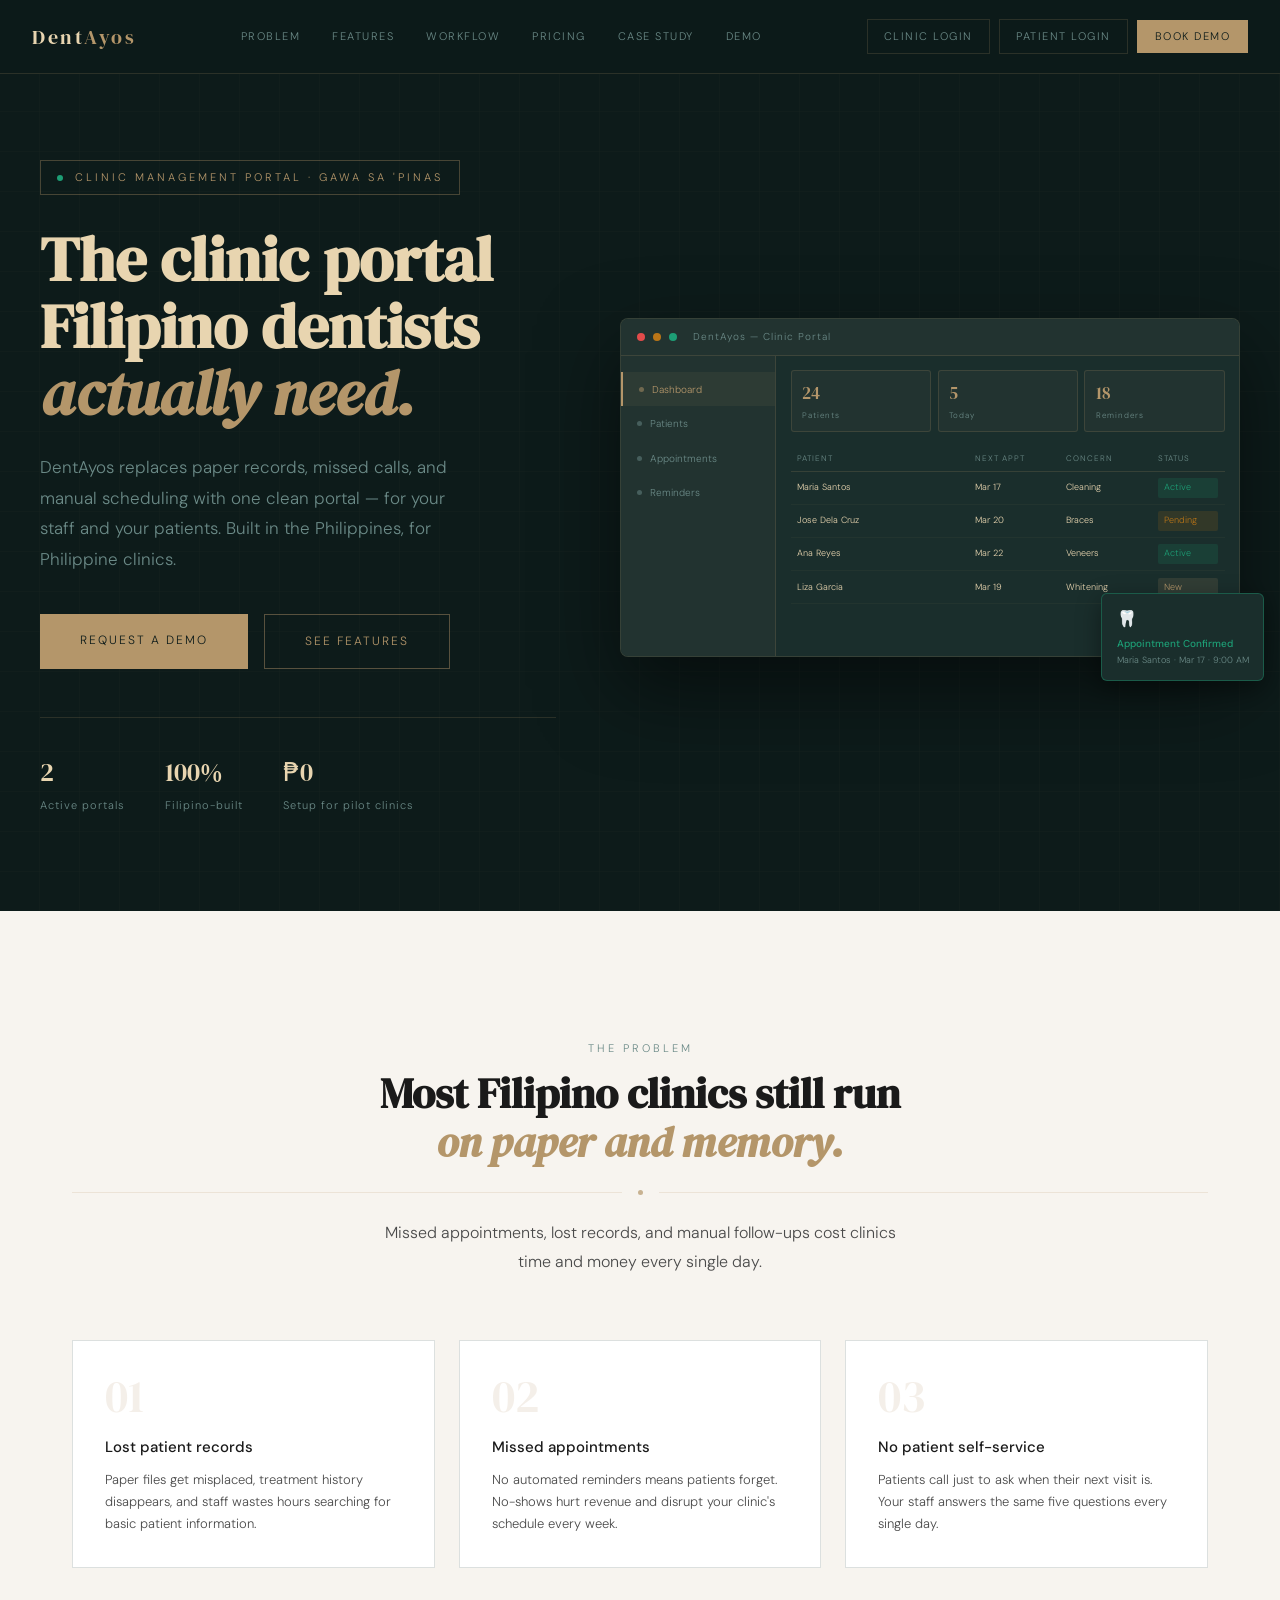
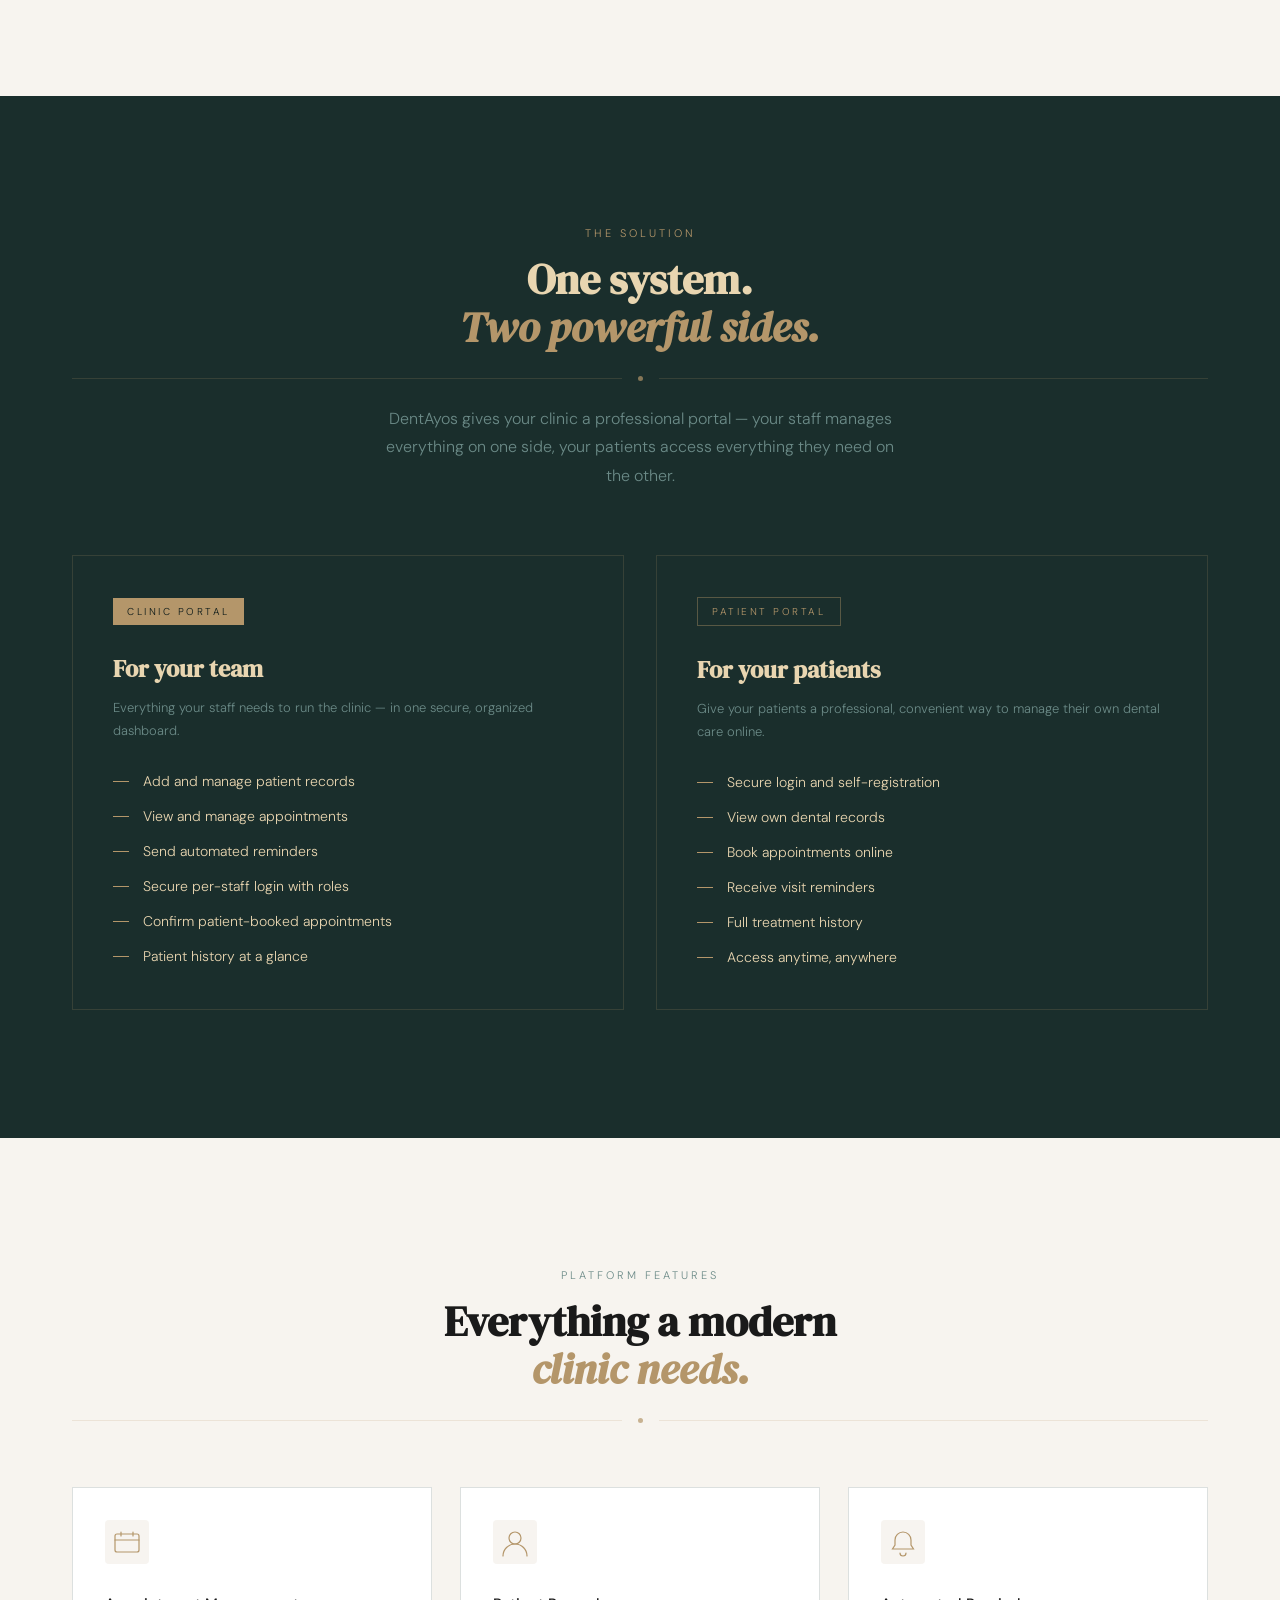
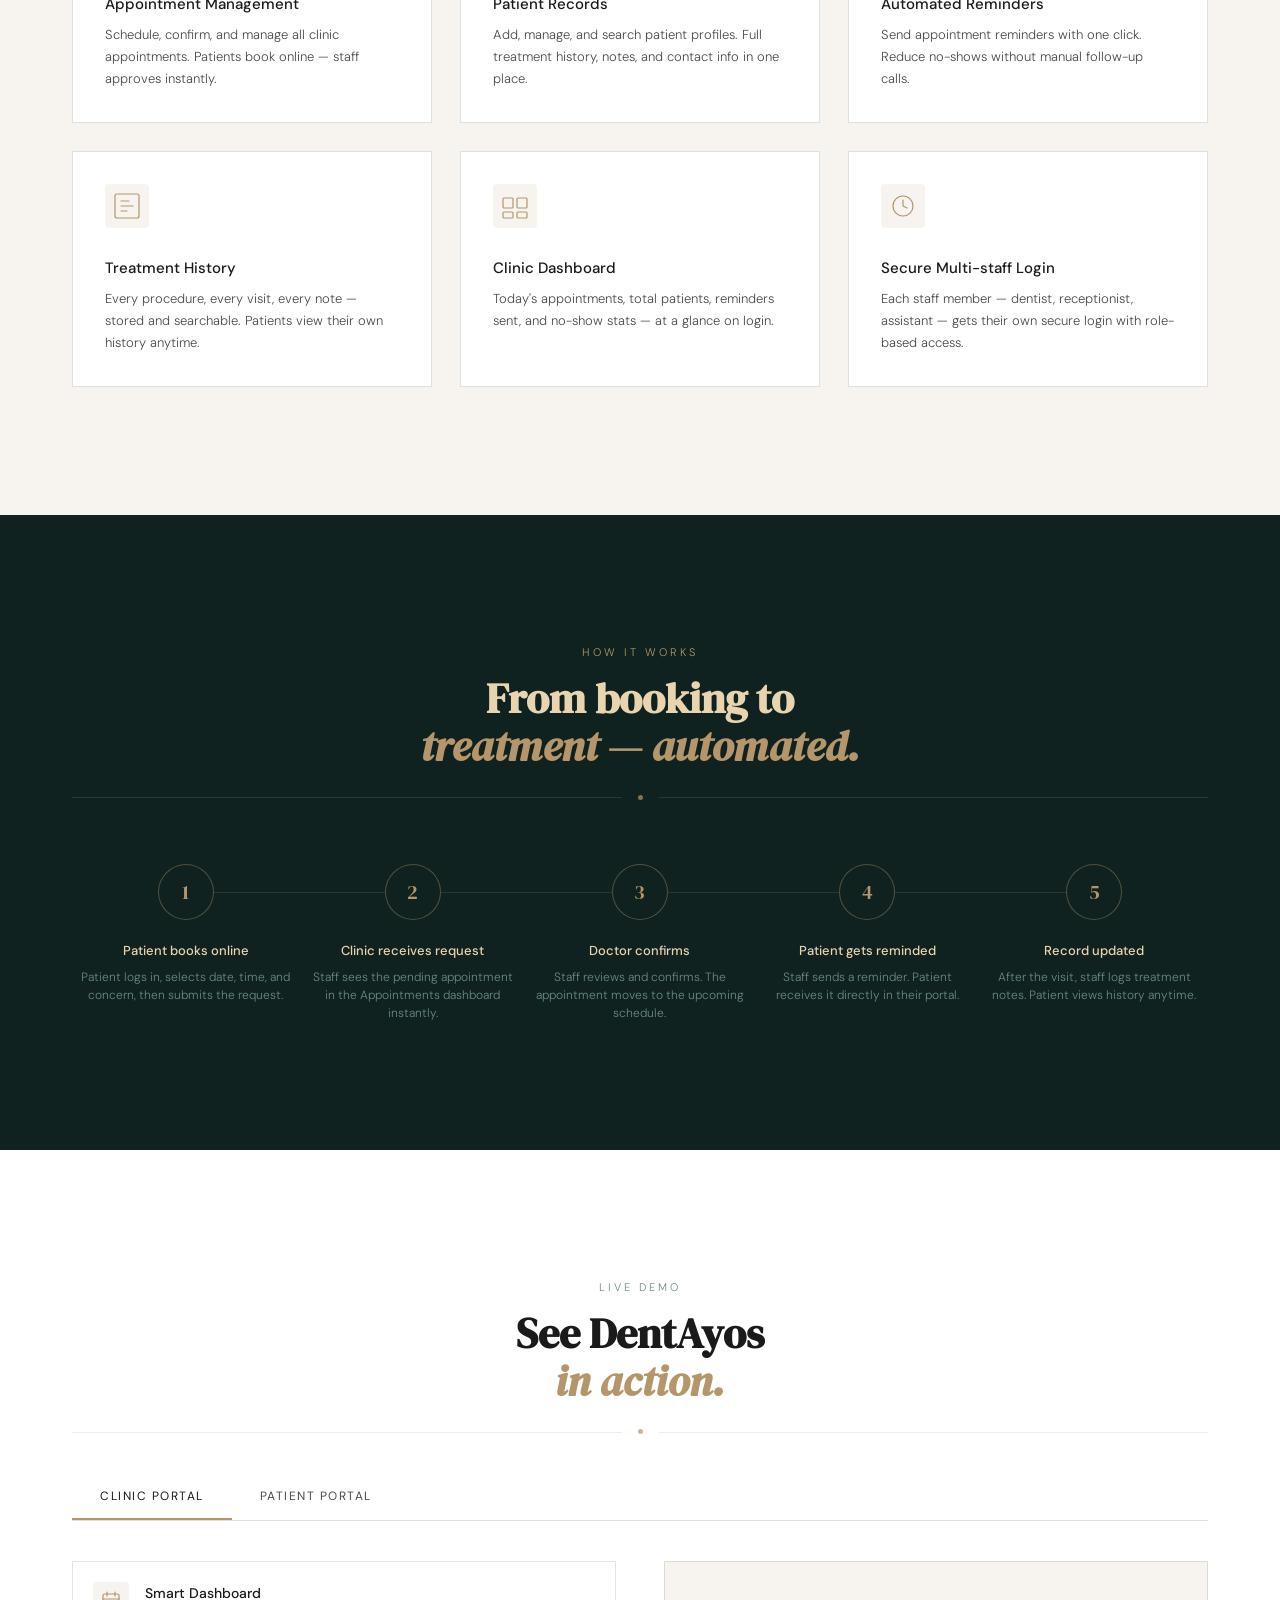
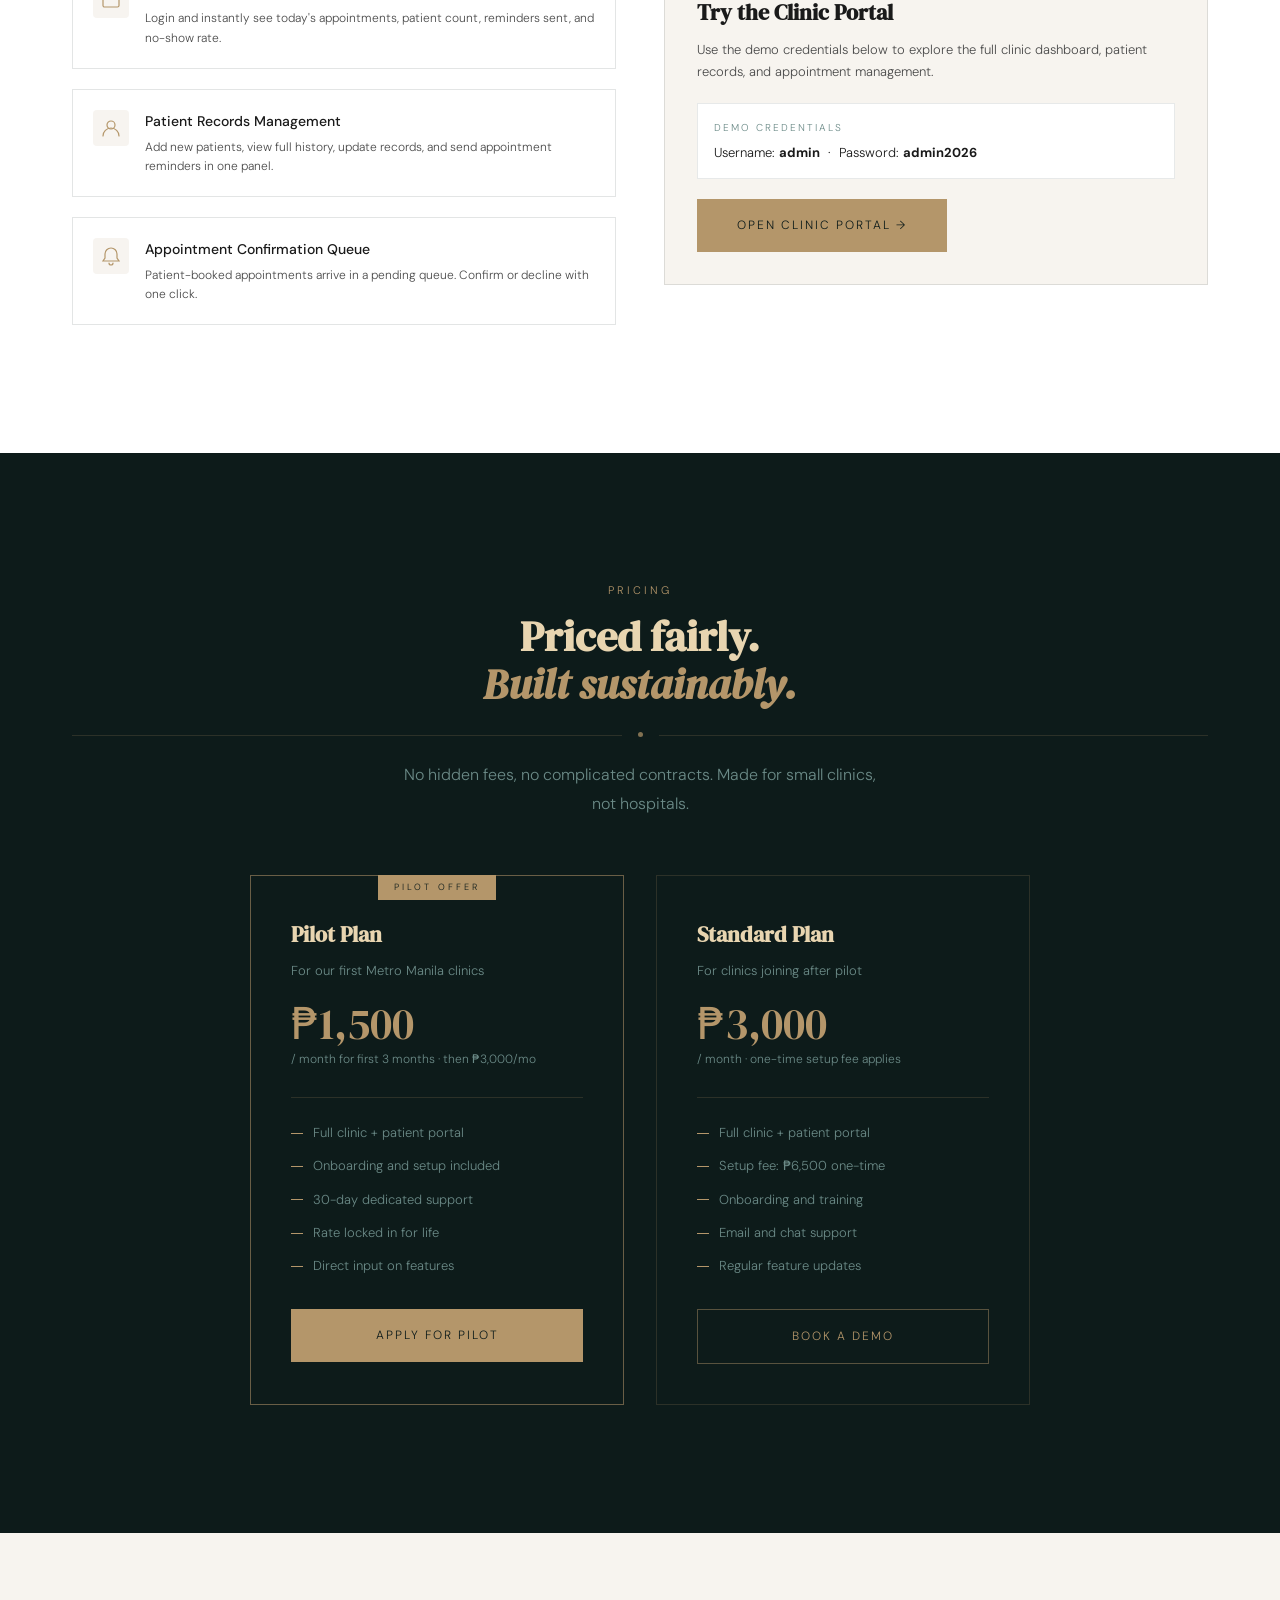
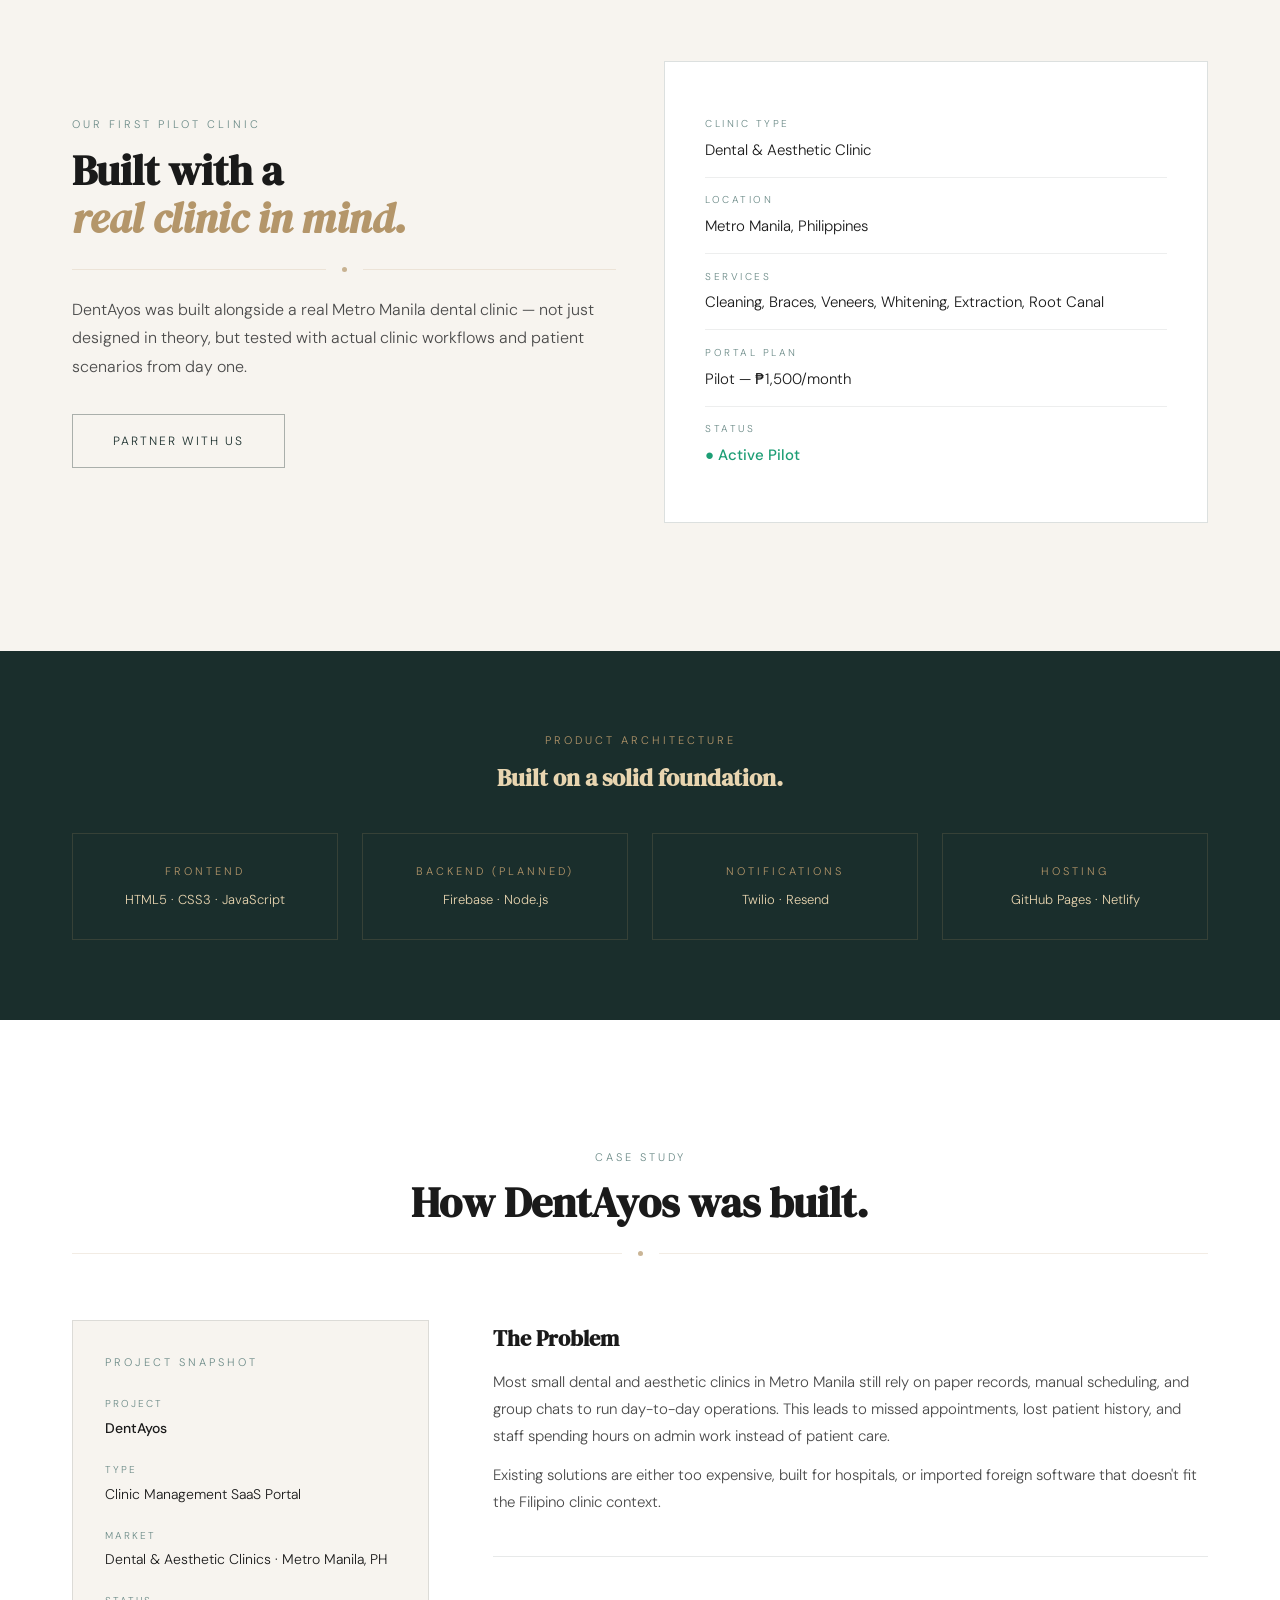
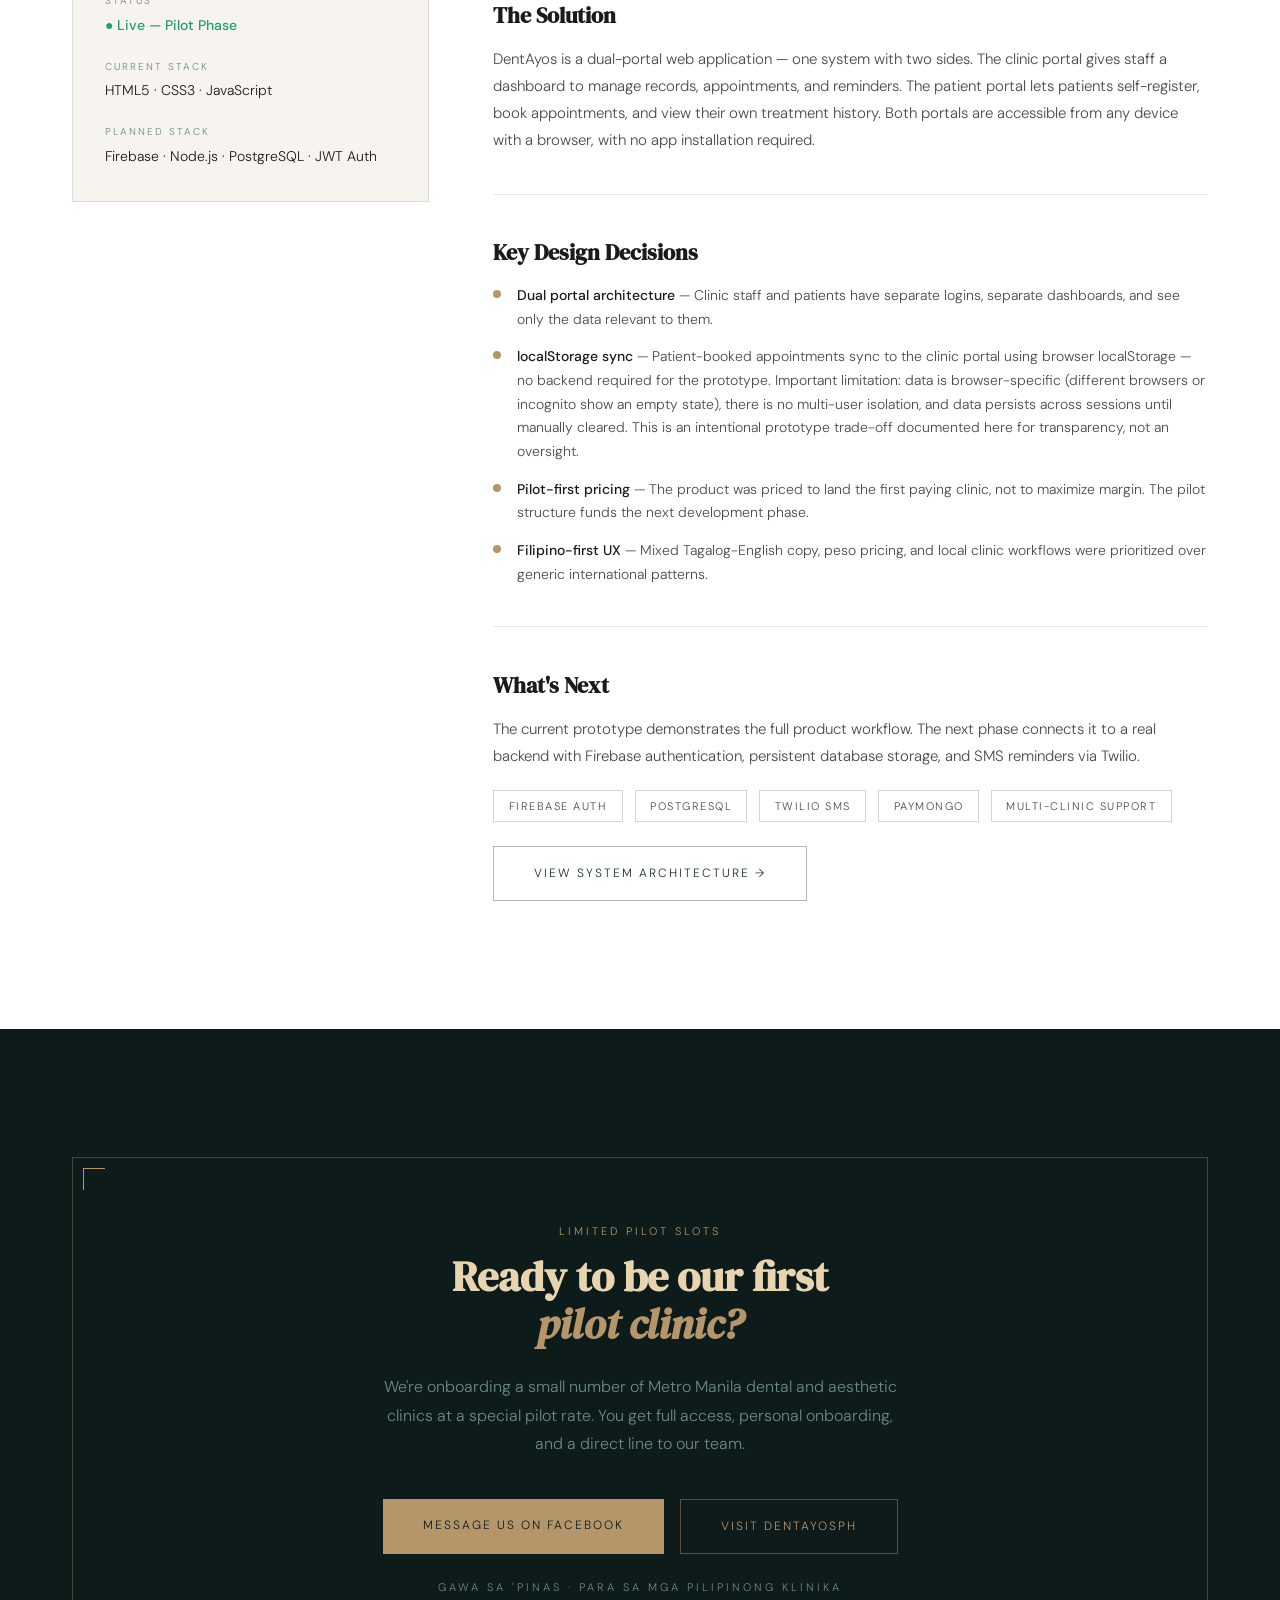
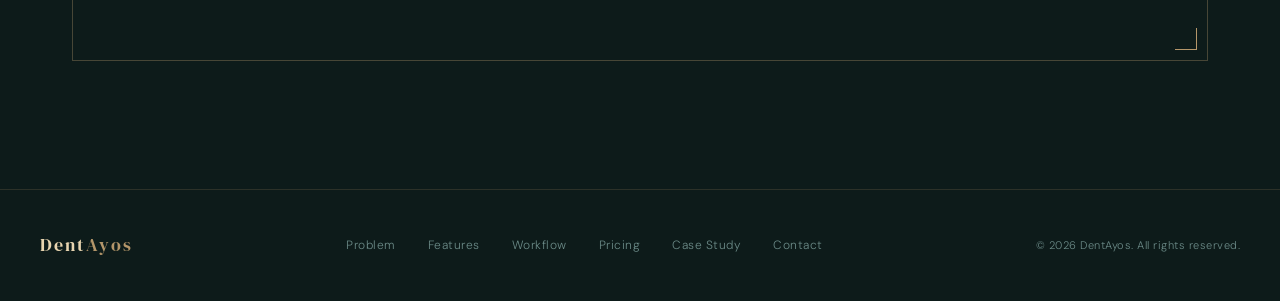
<file: index.html>
<!DOCTYPE html>
<html lang="en">
<head>
<meta charset="UTF-8">
<meta name="viewport" content="width=device-width, initial-scale=1.0">
<meta http-equiv="Cache-Control" content="no-cache, no-store, must-revalidate">
<meta http-equiv="Pragma" content="no-cache">
<meta http-equiv="Expires" content="0">
<title>DentAyos — Clinic Management Portal for Dental & Aesthetic Clinics</title>
<meta name="description" content="DentAyos is a Filipino-built clinic management portal for dental and aesthetic clinics. Manage appointments, patient records, and billing — all in one place.">
<link rel="icon" href="images/favicon.ico" sizes="any">
<link rel="icon" type="image/png" sizes="32x32" href="images/favicon-32x32.png">
<link rel="icon" type="image/png" sizes="16x16" href="images/favicon-16x16.png">
<link rel="apple-touch-icon" sizes="180x180" href="images/apple-touch-icon.png">
<link href="https://fonts.googleapis.com/css2?family=DM+Serif+Display:ital@0;1&family=DM+Sans:wght@300;400;500&display=swap" rel="stylesheet">
<link rel="stylesheet" href="css/shared.css">
<style>
/* PAGE-SPECIFIC: index.html only */
/* shared.css covers: :root, reset, body base, #back-to-top, @keyframes fadeUp */

html{scroll-behavior:smooth;}
body{overflow-x:hidden;line-height:1.7;}
a{color:inherit;text-decoration:none;}
ul{list-style:none;}
:focus-visible{outline:2px solid var(--gold);outline-offset:3px;}

/* EXTRA TOKENS (index-only) */
:root {
  --gold-lt:#D4B896;
  --border:rgba(180,150,106,0.18);
  --alt:#F7F4EF;
  --mid:#0F2220;
  --tx:#1A1A1A;
  --tx2:#4A4A4A;
}

/* TYPOGRAPHY */
.t-hero{font-family:'DM Serif Display',serif;font-size:clamp(40px,5.5vw,62px);line-height:1.08;}
.t-section{font-family:'DM Serif Display',serif;font-size:clamp(28px,3.5vw,42px);line-height:1.15;}
.t-sub{font-family:'DM Serif Display',serif;font-size:clamp(18px,2.2vw,24px);line-height:1.3;}
.t-label{font-size:11px;letter-spacing:3px;text-transform:uppercase;}
em{font-style:italic;color:var(--gold);}

/* LAYOUT */
.container{max-width:1200px;margin:0 auto;padding:0 2rem;}
.section{padding:8rem 0;}
.section-sm{padding:5rem 0;}
.text-center{text-align:center;}
.grid-2{display:grid;grid-template-columns:1fr 1fr;gap:3rem;align-items:center;}
.grid-3{display:grid;grid-template-columns:repeat(3,1fr);gap:2rem;}
.grid-4{display:grid;grid-template-columns:repeat(4,1fr);gap:1.5rem;}

/* COLOUR BANDS */
.band-dark{background:var(--dark);color:var(--cream);}
.band-dark2{background:var(--dark2);color:var(--cream);}
.band-mid{background:var(--mid);color:var(--cream);}
.band-light{background:var(--alt);color:var(--tx);}
.band-white{background:#fff;color:var(--tx);}

/* DIVIDER */
.gold-rule{display:flex;align-items:center;gap:1rem;margin:1.5rem 0;}
.gold-rule::before,.gold-rule::after{content:'';flex:1;height:0.5px;background:var(--border);}
.gold-dot{width:5px;height:5px;border-radius:50%;background:var(--gold);opacity:.7;}

/* BUTTONS */
.btn-primary{display:inline-block;font-size:12px;letter-spacing:2px;text-transform:uppercase;padding:1rem 2.5rem;background:var(--gold);color:var(--dark);transition:background .25s,transform .2s;border:none;cursor:pointer;font-family:'DM Sans',sans-serif;}
.btn-primary:hover{background:var(--cream);transform:translateY(-2px);}
.btn-secondary{display:inline-block;font-size:12px;letter-spacing:2px;text-transform:uppercase;padding:1rem 2.5rem;border:0.5px solid rgba(180,150,106,.45);color:var(--gold);transition:all .25s;background:transparent;cursor:pointer;font-family:'DM Sans',sans-serif;}
.btn-secondary:hover{border-color:var(--gold);color:var(--cream);transform:translateY(-2px);}
.btn-outline{display:inline-block;font-size:12px;letter-spacing:2px;text-transform:uppercase;padding:1rem 2.5rem;border:0.5px solid rgba(26,46,44,.35);color:var(--dark2);transition:all .25s;background:transparent;cursor:pointer;font-family:'DM Sans',sans-serif;}
.btn-outline:hover{background:var(--dark2);color:var(--cream);}
.btn-group{display:flex;gap:1rem;flex-wrap:wrap;}

/* HEADER */
header{position:fixed;top:0;left:0;right:0;z-index:100;padding:1.2rem 2rem;display:flex;justify-content:space-between;align-items:center;background:rgba(13,27,26,.94);border-bottom:0.5px solid var(--border);backdrop-filter:blur(14px);}
.nav-logo{font-family:'DM Serif Display',serif;font-size:20px;letter-spacing:2.5px;color:var(--cream);}
.nav-logo span{color:var(--gold);}
.nav-links{display:flex;gap:2rem;}
.nav-links a{font-size:11px;letter-spacing:1.5px;text-transform:uppercase;color:var(--teal);transition:color .2s;}
.nav-links a:hover{color:var(--gold);}
.nav-right{display:flex;gap:.6rem;align-items:center;}
.btn-nav{font-size:11px;letter-spacing:1.5px;text-transform:uppercase;padding:.45rem 1rem;border:0.5px solid var(--border);color:var(--teal);transition:all .2s;background:transparent;cursor:pointer;font-family:'DM Sans',sans-serif;}
.btn-nav:hover{border-color:var(--gold);color:var(--gold);}
.btn-nav-cta{font-size:11px;letter-spacing:1.5px;text-transform:uppercase;padding:.45rem 1.1rem;background:var(--gold);color:var(--dark);transition:background .2s;border:none;cursor:pointer;font-family:'DM Sans',sans-serif;}
.btn-nav-cta:hover{background:var(--cream);}

/* HERO */
.hero{min-height:100vh;display:flex;align-items:center;padding:10rem 2rem 6rem;position:relative;overflow:hidden;}
.hero-grid{display:grid;grid-template-columns:5fr 6fr;gap:4rem;align-items:center;max-width:1200px;margin:0 auto;width:100%;}
.hero-bg{position:absolute;inset:0;pointer-events:none;opacity:.05;background-image:repeating-linear-gradient(0deg,transparent,transparent 39px,rgba(180,150,106,.5) 39px,rgba(180,150,106,.5) 40px),repeating-linear-gradient(90deg,transparent,transparent 39px,rgba(180,150,106,.5) 39px,rgba(180,150,106,.5) 40px);}
.hero-tag{display:inline-flex;align-items:center;gap:.75rem;font-size:11px;letter-spacing:3px;text-transform:uppercase;color:var(--gold);border:0.5px solid rgba(180,150,106,.35);padding:.45rem 1rem;margin-bottom:2rem;opacity:0;animation:fadeUp .7s ease forwards .2s;}
.hero-tagdot{width:6px;height:6px;border-radius:50%;background:var(--success);}
.hero-title{opacity:0;animation:fadeUp .7s ease forwards .4s;margin-bottom:1.5rem;}
.hero-desc{font-size:17px;color:var(--teal);line-height:1.8;max-width:440px;margin-bottom:2.5rem;opacity:0;animation:fadeUp .7s ease forwards .6s;}
.hero-actions{opacity:0;animation:fadeUp .7s ease forwards .8s;}
.hero-stats{display:flex;gap:2.5rem;margin-top:3rem;padding-top:2rem;border-top:0.5px solid var(--border);opacity:0;animation:fadeUp .7s ease forwards 1s;}
.stat-val{font-family:'DM Serif Display',serif;font-size:26px;color:var(--cream);}
.stat-lbl{font-size:11px;color:var(--teal);letter-spacing:1px;margin-top:2px;}

/* MOCKUP */
.hero-mockup{opacity:0;animation:fadeUp .7s ease forwards .5s;position:relative;}
.m-frame{background:var(--dark2);border:0.5px solid var(--border);border-radius:8px;overflow:hidden;box-shadow:0 32px 80px rgba(0,0,0,.5);}
.m-bar{background:var(--dark3);padding:.6rem 1rem;display:flex;align-items:center;gap:.5rem;border-bottom:0.5px solid var(--border);}
.m-dot{width:8px;height:8px;border-radius:50%;}
.m-title{font-size:10px;color:var(--teal);letter-spacing:1px;margin-left:.5rem;}
.m-body{display:grid;grid-template-columns:155px 1fr;min-height:300px;}
.m-sidebar{background:var(--dark3);border-right:0.5px solid var(--border);padding:1rem 0;}
.m-nav{padding:.55rem 1rem;font-size:10px;color:var(--teal);display:flex;align-items:center;gap:.5rem;}
.m-nav.active{color:var(--gold);background:rgba(180,150,106,.08);border-left:2px solid var(--gold);}
.m-navdot{width:5px;height:5px;border-radius:50%;background:currentColor;opacity:.5;flex-shrink:0;}
.m-main{padding:.9rem;}
.m-stats{display:grid;grid-template-columns:repeat(3,1fr);gap:.4rem;margin-bottom:.9rem;}
.m-stat{background:var(--dark3);border:0.5px solid var(--border);padding:.5rem .65rem;border-radius:3px;}
.m-sv{font-family:'DM Serif Display',serif;font-size:17px;color:var(--gold);}
.m-sl{font-size:8px;color:var(--teal);letter-spacing:1px;margin-top:1px;}
.m-thead{display:grid;grid-template-columns:2fr 1fr 1fr .7fr;gap:.4rem;padding:.35rem .4rem;border-bottom:0.5px solid var(--border);}
.m-thead span{font-size:8px;color:var(--teal);letter-spacing:1px;text-transform:uppercase;}
.m-row{display:grid;grid-template-columns:2fr 1fr 1fr .7fr;gap:.4rem;padding:.4rem .4rem;border-bottom:0.5px solid rgba(180,150,106,.05);align-items:center;}
.m-row span{font-size:9px;color:var(--cream);}
.mbadge{font-size:8px;padding:2px 6px;border-radius:2px;display:inline-block;}
.mbadge.active{background:rgba(29,158,117,.15);color:#1D9E75;}
.mbadge.pending{background:rgba(186,117,23,.15);color:#BA7517;}
.mbadge.new{background:rgba(180,150,106,.15);color:var(--gold);}
.m-float{position:absolute;bottom:-1.5rem;right:-1.5rem;background:var(--dark2);border:0.5px solid rgba(29,158,117,.4);border-radius:6px;padding:.7rem .9rem;box-shadow:0 8px 24px rgba(0,0,0,.4);}
.m-fi{font-size:16px;margin-bottom:3px;}
.m-ft{font-size:10px;color:var(--success);font-weight:500;}
.m-fs{font-size:9px;color:var(--teal);margin-top:1px;}

/* PROBLEM */
.prob-grid{display:grid;grid-template-columns:repeat(3,1fr);gap:1.5rem;margin-top:4rem;}
.prob-card{padding:2rem;border:0.5px solid rgba(26,46,44,.15);background:#fff;transition:border-color .3s;}
.prob-card:hover{border-color:rgba(180,150,106,.4);}
.prob-num{font-family:'DM Serif Display',serif;font-size:46px;color:rgba(180,150,106,.15);line-height:1;margin-bottom:1rem;}
.prob-card h4{font-size:15px;font-weight:500;color:var(--tx);margin-bottom:.5rem;}
.prob-card p{font-size:13px;color:var(--tx2);line-height:1.7;}

/* SOLUTION */
.portal-cards{display:grid;grid-template-columns:1fr 1fr;gap:2rem;margin-top:4rem;}
.portal-card{border:0.5px solid var(--border);padding:2.5rem;transition:border-color .3s,transform .3s;position:relative;}
.portal-card::before{content:'';position:absolute;top:0;left:0;right:0;height:2px;background:var(--gold);opacity:0;transition:opacity .3s;}
.portal-card:hover{border-color:rgba(180,150,106,.5);transform:translateY(-4px);}
.portal-card:hover::before{opacity:1;}
.pbadge{font-size:10px;letter-spacing:2.5px;text-transform:uppercase;padding:.3rem .9rem;display:inline-block;margin-bottom:1.5rem;}
.pbadge.clinic{background:var(--gold);color:var(--dark);}
.pbadge.patient{background:transparent;border:0.5px solid rgba(180,150,106,.4);color:var(--gold);}
.portal-card h3{font-family:'DM Serif Display',serif;font-size:24px;color:var(--cream);margin-bottom:.5rem;}
.portal-card>p{font-size:13px;color:var(--teal);margin-bottom:1.75rem;line-height:1.7;}
.flist{display:flex;flex-direction:column;gap:.7rem;}
.flist li{display:flex;align-items:center;gap:.85rem;font-size:14px;color:var(--cream);}
.flist li::before{content:'';width:16px;height:.5px;background:var(--gold);flex-shrink:0;}

/* FEATURES */
.feat-grid{display:grid;grid-template-columns:repeat(3,1fr);gap:1.75rem;margin-top:4rem;}
.feat-card{padding:2rem;border:0.5px solid rgba(26,46,44,.15);background:#fff;transition:border-color .3s,transform .3s,box-shadow .3s;}
.feat-card:hover{border-color:rgba(180,150,106,.45);transform:translateY(-3px);box-shadow:0 12px 32px rgba(180,150,106,.07);}
.feat-icon{width:44px;height:44px;margin-bottom:1.25rem;}
.feat-card h4{font-size:15px;font-weight:500;color:var(--tx);margin-bottom:.4rem;}
.feat-card p{font-size:13px;color:var(--tx2);line-height:1.7;}

/* WORKFLOW */
.wf-steps{display:grid;grid-template-columns:repeat(5,1fr);gap:0;margin-top:4rem;position:relative;}
.wf-steps::before{content:'';position:absolute;top:28px;left:10%;right:10%;height:.5px;background:var(--border);}
.wf-step{text-align:center;padding:0 .5rem;}
.wf-circle{width:56px;height:56px;border:0.5px solid rgba(180,150,106,.4);border-radius:50%;display:flex;align-items:center;justify-content:center;margin:0 auto 1.25rem;font-family:'DM Serif Display',serif;font-size:20px;color:var(--gold);background:var(--mid);position:relative;z-index:1;transition:background .3s,border-color .3s;}
.wf-step:hover .wf-circle{background:var(--dark2);border-color:var(--gold);}
.wf-step h4{font-size:13px;font-weight:500;color:var(--cream);margin-bottom:.4rem;}
.wf-step p{font-size:12px;color:var(--teal);line-height:1.5;}

/* DEMO TABS */
.demo-tabs{display:flex;border-bottom:0.5px solid rgba(26,46,44,.15);margin-bottom:2.5rem;}
.demo-tab{font-size:12px;letter-spacing:1.5px;text-transform:uppercase;padding:.85rem 1.75rem;cursor:pointer;border-bottom:2px solid transparent;color:var(--tx2);transition:all .25s;background:none;border-left:none;border-right:none;border-top:none;font-family:'DM Sans',sans-serif;}
.demo-tab.active{color:var(--tx);border-bottom-color:var(--gold);}
.demo-panel{display:none;}
.demo-panel.active{display:grid;grid-template-columns:1fr 1fr;gap:3rem;align-items:start;}
.demo-feats{display:flex;flex-direction:column;gap:1.25rem;}
.demo-feat{display:flex;gap:1rem;padding:1.25rem;border:0.5px solid rgba(26,46,44,.12);transition:border-color .25s;}
.demo-feat:hover{border-color:rgba(180,150,106,.4);}
.demo-feat-ico{width:36px;height:36px;background:rgba(180,150,106,.1);border-radius:4px;display:flex;align-items:center;justify-content:center;flex-shrink:0;}
.demo-feat h5{font-size:14px;font-weight:500;color:var(--tx);margin-bottom:.25rem;}
.demo-feat p{font-size:12px;color:var(--tx2);line-height:1.6;}
.demo-cta{padding:2rem;background:var(--alt);border:0.5px solid rgba(26,46,44,.12);}
.demo-cta h4{font-family:'DM Serif Display',serif;font-size:22px;color:var(--tx);margin-bottom:.5rem;}
.demo-cta p{font-size:13px;color:var(--tx2);margin-bottom:1.25rem;line-height:1.7;}
.cred-box{background:#fff;border:0.5px solid rgba(26,46,44,.1);padding:.9rem 1rem;margin-bottom:1.25rem;font-size:13px;color:var(--tx);}
.cred-label{font-size:10px;letter-spacing:2px;text-transform:uppercase;color:var(--teal);margin-bottom:.4rem;}

/* PRICING */
.price-grid{display:grid;grid-template-columns:1fr 1fr;gap:2rem;max-width:780px;margin:3.5rem auto 0;}
.price-card{border:0.5px solid var(--border);padding:2.5rem;position:relative;transition:border-color .3s,transform .3s;}
.price-card.featured{border-color:rgba(180,150,106,.55);}
.price-card.featured::before{content:'PILOT OFFER';position:absolute;top:-1px;left:50%;transform:translateX(-50%);font-size:9px;letter-spacing:3px;color:var(--dark);background:var(--gold);padding:.3rem 1rem;white-space:nowrap;}
.price-card:hover{border-color:rgba(180,150,106,.5);transform:translateY(-4px);}
.price-card h3{font-family:'DM Serif Display',serif;font-size:22px;color:var(--cream);margin-bottom:.4rem;}
.price-num{font-family:'DM Serif Display',serif;font-size:44px;color:var(--gold);line-height:1;margin:1.25rem 0 .2rem;}
.price-note{font-size:12px;color:var(--teal);margin-bottom:1.75rem;}
.price-hr{height:.5px;background:var(--border);margin:1.5rem 0;}
.price-feats{display:flex;flex-direction:column;gap:.7rem;margin-bottom:2rem;}
.price-feats li{font-size:13px;color:var(--teal);display:flex;gap:.65rem;align-items:center;}
.price-feats li::before{content:'';width:12px;height:.5px;background:var(--gold);flex-shrink:0;}

/* ABOUT CLINIC */
.clinic-card{padding:2.5rem;border:0.5px solid rgba(26,46,44,.15);background:#fff;}
.cl-row{padding:.85rem 0;border-bottom:.5px solid rgba(26,46,44,.08);}
.cl-row:last-child{border-bottom:none;}
.cl-label{font-size:10px;letter-spacing:2.5px;text-transform:uppercase;color:var(--teal);margin-bottom:.35rem;}
.cl-val{font-size:15px;color:var(--tx);}

/* CONTACT */
.contact-box{border:0.5px solid rgba(180,150,106,.35);padding:4rem;text-align:center;position:relative;}
.contact-box::before{content:'';position:absolute;top:10px;left:10px;width:22px;height:22px;border-top:.5px solid var(--gold);border-left:.5px solid var(--gold);}
.contact-box::after{content:'';position:absolute;bottom:10px;right:10px;width:22px;height:22px;border-bottom:.5px solid var(--gold);border-right:.5px solid var(--gold);}

/* FOOTER */
footer{border-top:.5px solid var(--border);padding:2.5rem 2rem;}
.footer-inner{max-width:1200px;margin:0 auto;display:flex;justify-content:space-between;align-items:center;flex-wrap:wrap;gap:1rem;}
.footer-logo{font-family:'DM Serif Display',serif;font-size:18px;letter-spacing:2px;color:var(--cream);}
.footer-logo span{color:var(--gold);}
.footer-links{display:flex;gap:2rem;}
.footer-links a{font-size:12px;color:var(--teal);letter-spacing:.5px;transition:color .2s;}
.footer-links a:hover{color:var(--gold);}
.footer-copy{font-size:11px;color:var(--teal);letter-spacing:.5px;}

/* CARD DARK */
.card-dark{background:var(--dark2);border:.5px solid var(--border);padding:1.75rem;}

/* ANIMATIONS */
@keyframes fadeUp{from{opacity:0;transform:translateY(22px);}to{opacity:1;transform:translateY(0);}}
.reveal{opacity:0;transform:translateY(28px);transition:opacity .7s ease,transform .7s ease;}
.reveal.visible{opacity:1;transform:translateY(0);}

/* RESPONSIVE */
@media(max-width:900px){
  .hero-grid,.grid-2,.portal-cards,.price-grid,.demo-panel.active{grid-template-columns:1fr;}
  .hero-mockup{display:none;}
  .feat-grid,.prob-grid{grid-template-columns:1fr 1fr;}
  .wf-steps{grid-template-columns:1fr 1fr;}
  .wf-steps::before{display:none;}
  .grid-4{grid-template-columns:1fr 1fr;}
  .nav-links{display:none;}
  .section{padding:5rem 0;}
  .cs-grid{grid-template-columns:1fr !important;}
}
@media(max-width:600px){
  .feat-grid,.prob-grid,.grid-3,.grid-4,.wf-steps{grid-template-columns:1fr;}
  .btn-group{flex-direction:column;}
  .contact-box{padding:2.5rem 1.5rem;}
  .footer-inner{flex-direction:column;text-align:center;}
  .footer-links{flex-wrap:wrap;justify-content:center;}
}
</style>
</head>
<body>

<header role="banner">
  <a href="#" class="nav-logo" aria-label="DentAyos home">Dent<span>Ayos</span></a>
  <nav class="nav-links" role="navigation" aria-label="Main navigation">
    <a href="#problem">Problem</a>
    <a href="#features">Features</a>
    <a href="#how">Workflow</a>
    <a href="#pricing">Pricing</a>
    <a href="#case-study">Case Study</a>
    <a href="#demo">Demo</a>
  </nav>
  <div class="nav-right">
    <a href="clinic.html" class="btn-nav">Clinic Login</a>
    <a href="patient.html" class="btn-nav">Patient Login</a>
    <a href="#contact" class="btn-nav-cta">Book Demo</a>
  </div>
</header>

<main>

<!-- HERO -->
<section class="hero band-dark" aria-labelledby="hero-heading">
  <div class="hero-bg" aria-hidden="true"></div>
  <div class="hero-grid">
    <div>
      <div class="hero-tag"><span class="hero-tagdot" aria-hidden="true"></span>Clinic Management Portal · Gawa sa 'Pinas</div>
      <h1 class="t-hero hero-title" id="hero-heading">The clinic portal<br>Filipino dentists<br><em>actually need.</em></h1>
      <p class="hero-desc">DentAyos replaces paper records, missed calls, and manual scheduling with one clean portal — for your staff and your patients. Built in the Philippines, for Philippine clinics.</p>
      <div class="hero-actions btn-group">
        <a href="#contact" class="btn-primary">Request a Demo</a>
        <a href="#features" class="btn-secondary">See Features</a>
      </div>
      <div class="hero-stats">
        <div><div class="stat-val">2</div><div class="stat-lbl">Active portals</div></div>
        <div><div class="stat-val">100%</div><div class="stat-lbl">Filipino-built</div></div>
        <div><div class="stat-val">₱0</div><div class="stat-lbl">Setup for pilot clinics</div></div>
      </div>
    </div>
    <div class="hero-mockup" aria-hidden="true">
      <div class="m-frame">
        <div class="m-bar">
          <span class="m-dot" style="background:#E24B4A"></span>
          <span class="m-dot" style="background:#BA7517"></span>
          <span class="m-dot" style="background:#1D9E75"></span>
          <span class="m-title">DentAyos — Clinic Portal</span>
        </div>
        <div class="m-body">
          <div class="m-sidebar">
            <div class="m-nav active"><span class="m-navdot"></span>Dashboard</div>
            <div class="m-nav"><span class="m-navdot"></span>Patients</div>
            <div class="m-nav"><span class="m-navdot"></span>Appointments</div>
            <div class="m-nav"><span class="m-navdot"></span>Reminders</div>
          </div>
          <div class="m-main">
            <div class="m-stats">
              <div class="m-stat"><div class="m-sv">24</div><div class="m-sl">Patients</div></div>
              <div class="m-stat"><div class="m-sv">5</div><div class="m-sl">Today</div></div>
              <div class="m-stat"><div class="m-sv">18</div><div class="m-sl">Reminders</div></div>
            </div>
            <div class="m-thead"><span>Patient</span><span>Next Appt</span><span>Concern</span><span>Status</span></div>
            <div class="m-row"><span>Maria Santos</span><span>Mar 17</span><span>Cleaning</span><span class="mbadge active">Active</span></div>
            <div class="m-row"><span>Jose Dela Cruz</span><span>Mar 20</span><span>Braces</span><span class="mbadge pending">Pending</span></div>
            <div class="m-row"><span>Ana Reyes</span><span>Mar 22</span><span>Veneers</span><span class="mbadge active">Active</span></div>
            <div class="m-row"><span>Liza Garcia</span><span>Mar 19</span><span>Whitening</span><span class="mbadge new">New</span></div>
          </div>
        </div>
      </div>
      <div class="m-float"><div class="m-fi">🦷</div><div class="m-ft">Appointment Confirmed</div><div class="m-fs">Maria Santos · Mar 17 · 9:00 AM</div></div>
    </div>
  </div>
</section>

<!-- PROBLEM -->
<section class="section band-light" id="problem" aria-labelledby="prob-heading">
  <div class="container">
    <div class="text-center reveal">
      <p class="t-label" style="color:var(--teal)">The problem</p>
      <h2 class="t-section" style="color:var(--tx);margin-top:.75rem;" id="prob-heading">Most Filipino clinics still run<br><em>on paper and memory.</em></h2>
      <div class="gold-rule"><div class="gold-dot"></div></div>
      <p style="font-size:16px;color:var(--tx2);max-width:540px;margin:0 auto;line-height:1.8;">Missed appointments, lost records, and manual follow-ups cost clinics time and money every single day.</p>
    </div>
    <div class="prob-grid">
      <div class="prob-card reveal">
        <div class="prob-num">01</div>
        <h4>Lost patient records</h4>
        <p>Paper files get misplaced, treatment history disappears, and staff wastes hours searching for basic patient information.</p>
      </div>
      <div class="prob-card reveal">
        <div class="prob-num">02</div>
        <h4>Missed appointments</h4>
        <p>No automated reminders means patients forget. No-shows hurt revenue and disrupt your clinic's schedule every week.</p>
      </div>
      <div class="prob-card reveal">
        <div class="prob-num">03</div>
        <h4>No patient self-service</h4>
        <p>Patients call just to ask when their next visit is. Your staff answers the same five questions every single day.</p>
      </div>
    </div>
  </div>
</section>

<!-- SOLUTION -->
<section class="section band-dark2" aria-labelledby="sol-heading">
  <div class="container">
    <div class="text-center reveal">
      <p class="t-label" style="color:var(--gold)">The solution</p>
      <h2 class="t-section" style="margin-top:.75rem;" id="sol-heading">One system.<br><em>Two powerful sides.</em></h2>
      <div class="gold-rule"><div class="gold-dot"></div></div>
      <p style="font-size:16px;color:var(--teal);max-width:520px;margin:0 auto;line-height:1.8;">DentAyos gives your clinic a professional portal — your staff manages everything on one side, your patients access everything they need on the other.</p>
    </div>
    <div class="portal-cards">
      <div class="portal-card reveal">
        <span class="pbadge clinic">Clinic Portal</span>
        <h3>For your team</h3>
        <p>Everything your staff needs to run the clinic — in one secure, organized dashboard.</p>
        <ul class="flist">
          <li>Add and manage patient records</li>
          <li>View and manage appointments</li>
          <li>Send automated reminders</li>
          <li>Secure per-staff login with roles</li>
          <li>Confirm patient-booked appointments</li>
          <li>Patient history at a glance</li>
        </ul>
      </div>
      <div class="portal-card reveal">
        <span class="pbadge patient">Patient Portal</span>
        <h3>For your patients</h3>
        <p>Give your patients a professional, convenient way to manage their own dental care online.</p>
        <ul class="flist">
          <li>Secure login and self-registration</li>
          <li>View own dental records</li>
          <li>Book appointments online</li>
          <li>Receive visit reminders</li>
          <li>Full treatment history</li>
          <li>Access anytime, anywhere</li>
        </ul>
      </div>
    </div>
  </div>
</section>

<!-- FEATURES -->
<section class="section band-light" id="features" aria-labelledby="feat-heading">
  <div class="container">
    <div class="text-center reveal">
      <p class="t-label" style="color:var(--teal)">Platform features</p>
      <h2 class="t-section" style="color:var(--tx);margin-top:.75rem;" id="feat-heading">Everything a modern<br><em>clinic needs.</em></h2>
      <div class="gold-rule"><div class="gold-dot"></div></div>
    </div>
    <div class="feat-grid">
      <div class="feat-card reveal">
        <svg class="feat-icon" viewBox="0 0 44 44" fill="none" aria-hidden="true"><rect width="44" height="44" rx="4" fill="rgba(180,150,106,.1)"/><rect x="10" y="14" width="24" height="18" rx="2" stroke="#B4966A" stroke-width="1.2"/><path d="M16 12v4M28 12v4M10 20h24" stroke="#B4966A" stroke-width="1.2" stroke-linecap="round"/></svg>
        <h4>Appointment Management</h4>
        <p>Schedule, confirm, and manage all clinic appointments. Patients book online — staff approves instantly.</p>
      </div>
      <div class="feat-card reveal">
        <svg class="feat-icon" viewBox="0 0 44 44" fill="none" aria-hidden="true"><rect width="44" height="44" rx="4" fill="rgba(180,150,106,.1)"/><circle cx="22" cy="18" r="6" stroke="#B4966A" stroke-width="1.2"/><path d="M10 36c0-6.627 5.373-12 12-12s12 5.373 12 12" stroke="#B4966A" stroke-width="1.2" stroke-linecap="round"/></svg>
        <h4>Patient Records</h4>
        <p>Add, manage, and search patient profiles. Full treatment history, notes, and contact info in one place.</p>
      </div>
      <div class="feat-card reveal">
        <svg class="feat-icon" viewBox="0 0 44 44" fill="none" aria-hidden="true"><rect width="44" height="44" rx="4" fill="rgba(180,150,106,.1)"/><path d="M22 12a8 8 0 018 8v5l2.5 4H11.5L14 25v-5a8 8 0 018-8z" stroke="#B4966A" stroke-width="1.2"/><path d="M19 33a3 3 0 006 0" stroke="#B4966A" stroke-width="1.2" stroke-linecap="round"/></svg>
        <h4>Automated Reminders</h4>
        <p>Send appointment reminders with one click. Reduce no-shows without manual follow-up calls.</p>
      </div>
      <div class="feat-card reveal">
        <svg class="feat-icon" viewBox="0 0 44 44" fill="none" aria-hidden="true"><rect width="44" height="44" rx="4" fill="rgba(180,150,106,.1)"/><rect x="10" y="10" width="24" height="24" rx="2" stroke="#B4966A" stroke-width="1.2"/><path d="M16 22h12M16 17h8M16 27h6" stroke="#B4966A" stroke-width="1.2" stroke-linecap="round"/></svg>
        <h4>Treatment History</h4>
        <p>Every procedure, every visit, every note — stored and searchable. Patients view their own history anytime.</p>
      </div>
      <div class="feat-card reveal">
        <svg class="feat-icon" viewBox="0 0 44 44" fill="none" aria-hidden="true"><rect width="44" height="44" rx="4" fill="rgba(180,150,106,.1)"/><rect x="10" y="14" width="10" height="10" rx="1" stroke="#B4966A" stroke-width="1.2"/><rect x="24" y="14" width="10" height="10" rx="1" stroke="#B4966A" stroke-width="1.2"/><rect x="10" y="28" width="10" height="6" rx="1" stroke="#B4966A" stroke-width="1.2"/><rect x="24" y="28" width="10" height="6" rx="1" stroke="#B4966A" stroke-width="1.2"/></svg>
        <h4>Clinic Dashboard</h4>
        <p>Today's appointments, total patients, reminders sent, and no-show stats — at a glance on login.</p>
      </div>
      <div class="feat-card reveal">
        <svg class="feat-icon" viewBox="0 0 44 44" fill="none" aria-hidden="true"><rect width="44" height="44" rx="4" fill="rgba(180,150,106,.1)"/><circle cx="22" cy="22" r="10" stroke="#B4966A" stroke-width="1.2"/><path d="M22 16v6l4 2" stroke="#B4966A" stroke-width="1.2" stroke-linecap="round" stroke-linejoin="round"/></svg>
        <h4>Secure Multi-staff Login</h4>
        <p>Each staff member — dentist, receptionist, assistant — gets their own secure login with role-based access.</p>
      </div>
    </div>
  </div>
</section>

<!-- WORKFLOW -->
<section class="section band-mid" id="how" aria-labelledby="wf-heading">
  <div class="container">
    <div class="text-center reveal">
      <p class="t-label" style="color:var(--gold)">How it works</p>
      <h2 class="t-section" style="margin-top:.75rem;" id="wf-heading">From booking to<br><em>treatment — automated.</em></h2>
      <div class="gold-rule"><div class="gold-dot"></div></div>
    </div>
    <div class="wf-steps">
      <div class="wf-step reveal">
        <div class="wf-circle">1</div>
        <h4>Patient books online</h4>
        <p>Patient logs in, selects date, time, and concern, then submits the request.</p>
      </div>
      <div class="wf-step reveal">
        <div class="wf-circle">2</div>
        <h4>Clinic receives request</h4>
        <p>Staff sees the pending appointment in the Appointments dashboard instantly.</p>
      </div>
      <div class="wf-step reveal">
        <div class="wf-circle">3</div>
        <h4>Doctor confirms</h4>
        <p>Staff reviews and confirms. The appointment moves to the upcoming schedule.</p>
      </div>
      <div class="wf-step reveal">
        <div class="wf-circle">4</div>
        <h4>Patient gets reminded</h4>
        <p>Staff sends a reminder. Patient receives it directly in their portal.</p>
      </div>
      <div class="wf-step reveal">
        <div class="wf-circle">5</div>
        <h4>Record updated</h4>
        <p>After the visit, staff logs treatment notes. Patient views history anytime.</p>
      </div>
    </div>
  </div>
</section>

<!-- DEMO -->
<section class="section band-white" id="demo" aria-labelledby="demo-heading">
  <div class="container">
    <div class="text-center reveal">
      <p class="t-label" style="color:var(--teal)">Live demo</p>
      <h2 class="t-section" style="color:var(--tx);margin-top:.75rem;" id="demo-heading">See DentAyos<br><em>in action.</em></h2>
      <div class="gold-rule"><div class="gold-dot"></div></div>
    </div>
    <div style="margin-top:2.5rem;">
      <div class="demo-tabs" role="tablist">
        <button class="demo-tab active" role="tab" aria-selected="true" data-tab="clinic">Clinic Portal</button>
        <button class="demo-tab" role="tab" aria-selected="false" data-tab="patient">Patient Portal</button>
      </div>
      <div id="tab-clinic" class="demo-panel active" role="tabpanel">
        <div class="demo-feats">
          <div class="demo-feat">
            <div class="demo-feat-ico" aria-hidden="true"><svg width="20" height="20" viewBox="0 0 20 20" fill="none"><rect x="2" y="4" width="16" height="13" rx="1.5" stroke="#B4966A" stroke-width="1.2"/><path d="M6 2v4M14 2v4M2 9h16" stroke="#B4966A" stroke-width="1.2" stroke-linecap="round"/></svg></div>
            <div><h5>Smart Dashboard</h5><p>Login and instantly see today's appointments, patient count, reminders sent, and no-show rate.</p></div>
          </div>
          <div class="demo-feat">
            <div class="demo-feat-ico" aria-hidden="true"><svg width="20" height="20" viewBox="0 0 20 20" fill="none"><circle cx="10" cy="7" r="4" stroke="#B4966A" stroke-width="1.2"/><path d="M2 18c0-4.418 3.582-8 8-8s8 3.582 8 8" stroke="#B4966A" stroke-width="1.2" stroke-linecap="round"/></svg></div>
            <div><h5>Patient Records Management</h5><p>Add new patients, view full history, update records, and send appointment reminders in one panel.</p></div>
          </div>
          <div class="demo-feat">
            <div class="demo-feat-ico" aria-hidden="true"><svg width="20" height="20" viewBox="0 0 20 20" fill="none"><path d="M10 2a6 6 0 016 6v4l2 3H2l2-3V8a6 6 0 016-6z" stroke="#B4966A" stroke-width="1.2"/><path d="M8 17a2 2 0 004 0" stroke="#B4966A" stroke-width="1.2" stroke-linecap="round"/></svg></div>
            <div><h5>Appointment Confirmation Queue</h5><p>Patient-booked appointments arrive in a pending queue. Confirm or decline with one click.</p></div>
          </div>
        </div>
        <div>
          <div class="demo-cta">
            <h4>Try the Clinic Portal</h4>
            <p>Use the demo credentials below to explore the full clinic dashboard, patient records, and appointment management.</p>
            <div class="cred-box">
              <div class="cred-label">Demo credentials</div>
              <div>Username: <strong>admin</strong> &nbsp;·&nbsp; Password: <strong>admin2026</strong></div>
            </div>
            <a href="clinic.html" class="btn-primary">Open Clinic Portal →</a>
          </div>
        </div>
      </div>
      <div id="tab-patient" class="demo-panel" role="tabpanel">
        <div class="demo-feats">
          <div class="demo-feat">
            <div class="demo-feat-ico" aria-hidden="true"><svg width="20" height="20" viewBox="0 0 20 20" fill="none"><rect x="3" y="3" width="14" height="14" rx="2" stroke="#B4966A" stroke-width="1.2"/><path d="M7 10h6M7 7h4M7 13h3" stroke="#B4966A" stroke-width="1.2" stroke-linecap="round"/></svg></div>
            <div><h5>Personal Health Records</h5><p>Patients log in and see their full dental history — procedures, dentist notes, and dates — all in one place.</p></div>
          </div>
          <div class="demo-feat">
            <div class="demo-feat-ico" aria-hidden="true"><svg width="20" height="20" viewBox="0 0 20 20" fill="none"><rect x="2" y="4" width="16" height="13" rx="1.5" stroke="#B4966A" stroke-width="1.2"/><path d="M6 2v4M14 2v4M2 9h16" stroke="#B4966A" stroke-width="1.2" stroke-linecap="round"/></svg></div>
            <div><h5>Online Appointment Booking</h5><p>Pick a date, time, and concern. Submit and wait for clinic confirmation — no phone calls needed.</p></div>
          </div>
          <div class="demo-feat">
            <div class="demo-feat-ico" aria-hidden="true"><svg width="20" height="20" viewBox="0 0 20 20" fill="none"><path d="M10 2a6 6 0 016 6v4l2 3H2l2-3V8a6 6 0 016-6z" stroke="#B4966A" stroke-width="1.2"/><path d="M8 17a2 2 0 004 0" stroke="#B4966A" stroke-width="1.2" stroke-linecap="round"/></svg></div>
            <div><h5>Reminders & Notifications</h5><p>Patients receive appointment reminders directly in their portal notification feed.</p></div>
          </div>
        </div>
        <div>
          <div class="demo-cta">
            <h4>Try the Patient Portal</h4>
            <p>Log in as a demo patient to see records, book an appointment, and experience the patient side of DentAyos.</p>
            <div class="cred-box">
              <div class="cred-label">Demo credentials</div>
              <div>Username: <strong>maria.santos</strong> &nbsp;·&nbsp; Password: <strong>maria2026</strong></div>
            </div>
            <a href="patient.html" class="btn-primary">Open Patient Portal →</a>
          </div>
        </div>
      </div>
    </div>
  </div>
</section>

<!-- PRICING -->
<section class="section band-dark" id="pricing" aria-labelledby="price-heading">
  <div class="container">
    <div class="text-center reveal">
      <p class="t-label" style="color:var(--gold)">Pricing</p>
      <h2 class="t-section" style="margin-top:.75rem;" id="price-heading">Priced fairly.<br><em>Built sustainably.</em></h2>
      <div class="gold-rule"><div class="gold-dot"></div></div>
      <p style="font-size:16px;color:var(--teal);max-width:480px;margin:0 auto;line-height:1.8;">No hidden fees, no complicated contracts. Made for small clinics, not hospitals.</p>
    </div>
    <div class="price-grid">
      <div class="price-card featured reveal">
        <h3>Pilot Plan</h3>
        <p style="font-size:13px;color:var(--teal);margin-top:.4rem;">For our first Metro Manila clinics</p>
        <div class="price-num">₱1,500</div>
        <div class="price-note">/ month for first 3 months · then ₱3,000/mo</div>
        <div class="price-hr"></div>
        <ul class="price-feats">
          <li>Full clinic + patient portal</li>
          <li>Onboarding and setup included</li>
          <li>30-day dedicated support</li>
          <li>Rate locked in for life</li>
          <li>Direct input on features</li>
        </ul>
        <a href="#contact" class="btn-primary" style="width:100%;text-align:center;display:block;">Apply for Pilot</a>
      </div>
      <div class="price-card reveal">
        <h3>Standard Plan</h3>
        <p style="font-size:13px;color:var(--teal);margin-top:.4rem;">For clinics joining after pilot</p>
        <div class="price-num">₱3,000</div>
        <div class="price-note">/ month · one-time setup fee applies</div>
        <div class="price-hr"></div>
        <ul class="price-feats">
          <li>Full clinic + patient portal</li>
          <li>Setup fee: ₱6,500 one-time</li>
          <li>Onboarding and training</li>
          <li>Email and chat support</li>
          <li>Regular feature updates</li>
        </ul>
        <a href="#contact" class="btn-secondary" style="width:100%;text-align:center;display:block;">Book a Demo</a>
      </div>
    </div>
  </div>
</section>

<!-- ABOUT CLINIC -->
<section class="section band-light" id="about" aria-labelledby="about-heading">
  <div class="container">
    <div class="grid-2">
      <div class="reveal">
        <p class="t-label" style="color:var(--teal)">Our first pilot clinic</p>
        <h2 class="t-section" style="color:var(--tx);margin-top:.75rem;" id="about-heading">Built with a<br><em>real clinic in mind.</em></h2>
        <div class="gold-rule"><div class="gold-dot"></div></div>
        <p style="font-size:16px;color:var(--tx2);margin-bottom:2rem;line-height:1.8;">DentAyos was built alongside a real Metro Manila dental clinic — not just designed in theory, but tested with actual clinic workflows and patient scenarios from day one.</p>
        <a href="#contact" class="btn-outline">Partner with us</a>
      </div>
      <div class="clinic-card reveal">
        <div class="cl-row"><div class="cl-label">Clinic Type</div><div class="cl-val">Dental & Aesthetic Clinic</div></div>
        <div class="cl-row"><div class="cl-label">Location</div><div class="cl-val">Metro Manila, Philippines</div></div>
        <div class="cl-row"><div class="cl-label">Services</div><div class="cl-val">Cleaning, Braces, Veneers, Whitening, Extraction, Root Canal</div></div>
        <div class="cl-row"><div class="cl-label">Portal Plan</div><div class="cl-val">Pilot — ₱1,500/month</div></div>
        <div class="cl-row"><div class="cl-label">Status</div><div class="cl-val" style="color:var(--success);font-weight:500;">● Active Pilot</div></div>
      </div>
    </div>
  </div>
</section>

<!-- TECH STACK -->
<section class="section-sm band-dark2" aria-labelledby="tech-heading">
  <div class="container">
    <div class="text-center reveal" style="margin-bottom:2.5rem;">
      <p class="t-label" style="color:var(--gold)">Product architecture</p>
      <h2 class="t-sub" style="margin-top:.75rem;" id="tech-heading">Built on a solid foundation.</h2>
    </div>
    <div class="grid-4">
      <div class="card-dark reveal text-center"><p class="t-label" style="color:var(--gold);margin-bottom:.5rem;">Frontend</p><p style="font-size:13px;color:var(--cream)">HTML5 · CSS3 · JavaScript</p></div>
      <div class="card-dark reveal text-center"><p class="t-label" style="color:var(--gold);margin-bottom:.5rem;">Backend (Planned)</p><p style="font-size:13px;color:var(--cream)">Firebase · Node.js</p></div>
      <div class="card-dark reveal text-center"><p class="t-label" style="color:var(--gold);margin-bottom:.5rem;">Notifications</p><p style="font-size:13px;color:var(--cream)">Twilio · Resend</p></div>
      <div class="card-dark reveal text-center"><p class="t-label" style="color:var(--gold);margin-bottom:.5rem;">Hosting</p><p style="font-size:13px;color:var(--cream)">GitHub Pages · Netlify</p></div>
    </div>
  </div>
</section>

<!-- CASE STUDY -->
<section class="section band-white" id="case-study" aria-labelledby="cs-heading">
  <div class="container">
    <div class="text-center reveal" style="margin-bottom:4rem;">
      <p class="t-label" style="color:var(--teal)">Case study</p>
      <h2 class="t-section" style="color:var(--tx);margin-top:.75rem;" id="cs-heading">How DentAyos was built.</h2>
      <div class="gold-rule"><div class="gold-dot"></div></div>
    </div>
    <div class="cs-grid" style="display:grid;grid-template-columns:1fr 2fr;gap:4rem;align-items:start;">
      <div class="reveal">
        <div style="border:0.5px solid rgba(26,46,44,.12);padding:2rem;background:var(--alt);">
          <p class="t-label" style="color:var(--teal);margin-bottom:1.5rem;">Project snapshot</p>
          <div style="display:flex;flex-direction:column;gap:1.25rem;">
            <div>
              <div style="font-size:10px;letter-spacing:2px;text-transform:uppercase;color:var(--teal);margin-bottom:.3rem;">Project</div>
              <div style="font-size:14px;color:var(--tx);font-weight:500;">DentAyos</div>
            </div>
            <div>
              <div style="font-size:10px;letter-spacing:2px;text-transform:uppercase;color:var(--teal);margin-bottom:.3rem;">Type</div>
              <div style="font-size:14px;color:var(--tx);">Clinic Management SaaS Portal</div>
            </div>
            <div>
              <div style="font-size:10px;letter-spacing:2px;text-transform:uppercase;color:var(--teal);margin-bottom:.3rem;">Market</div>
              <div style="font-size:14px;color:var(--tx);">Dental & Aesthetic Clinics · Metro Manila, PH</div>
            </div>
            <div>
              <div style="font-size:10px;letter-spacing:2px;text-transform:uppercase;color:var(--teal);margin-bottom:.3rem;">Status</div>
              <div style="font-size:14px;color:var(--success);font-weight:500;">● Live — Pilot Phase</div>
            </div>
            <div>
              <div style="font-size:10px;letter-spacing:2px;text-transform:uppercase;color:var(--teal);margin-bottom:.3rem;">Current Stack</div>
              <div style="font-size:14px;color:var(--tx);">HTML5 · CSS3 · JavaScript</div>
            </div>
            <div>
              <div style="font-size:10px;letter-spacing:2px;text-transform:uppercase;color:var(--teal);margin-bottom:.3rem;">Planned Stack</div>
              <div style="font-size:14px;color:var(--tx);">Firebase · Node.js · PostgreSQL · JWT Auth</div>
            </div>
          </div>
        </div>
      </div>
      <div>
        <div style="display:flex;flex-direction:column;gap:2.5rem;">
          <div class="reveal">
            <h3 style="font-family:'DM Serif Display',serif;font-size:22px;color:var(--tx);margin-bottom:.75rem;">The Problem</h3>
            <p style="font-size:15px;color:var(--tx2);line-height:1.8;margin-bottom:.75rem;">Most small dental and aesthetic clinics in Metro Manila still rely on paper records, manual scheduling, and group chats to run day-to-day operations. This leads to missed appointments, lost patient history, and staff spending hours on admin work instead of patient care.</p>
            <p style="font-size:15px;color:var(--tx2);line-height:1.8;">Existing solutions are either too expensive, built for hospitals, or imported foreign software that doesn't fit the Filipino clinic context.</p>
          </div>
          <div style="height:.5px;background:rgba(26,46,44,.1);"></div>
          <div class="reveal">
            <h3 style="font-family:'DM Serif Display',serif;font-size:22px;color:var(--tx);margin-bottom:.75rem;">The Solution</h3>
            <p style="font-size:15px;color:var(--tx2);line-height:1.8;">DentAyos is a dual-portal web application — one system with two sides. The clinic portal gives staff a dashboard to manage records, appointments, and reminders. The patient portal lets patients self-register, book appointments, and view their own treatment history. Both portals are accessible from any device with a browser, with no app installation required.</p>
          </div>
          <div style="height:.5px;background:rgba(26,46,44,.1);"></div>
          <div class="reveal">
            <h3 style="font-family:'DM Serif Display',serif;font-size:22px;color:var(--tx);margin-bottom:.75rem;">Key Design Decisions</h3>
            <div style="display:flex;flex-direction:column;gap:.85rem;">
              <div style="display:flex;gap:1rem;align-items:flex-start;">
                <div style="width:8px;height:8px;border-radius:50%;background:var(--gold);flex-shrink:0;margin-top:.4rem;"></div>
                <p style="font-size:14px;color:var(--tx2);line-height:1.7;"><strong style="color:var(--tx);font-weight:500;">Dual portal architecture</strong> — Clinic staff and patients have separate logins, separate dashboards, and see only the data relevant to them.</p>
              </div>
              <div style="display:flex;gap:1rem;align-items:flex-start;">
                <div style="width:8px;height:8px;border-radius:50%;background:var(--gold);flex-shrink:0;margin-top:.4rem;"></div>
                <p style="font-size:14px;color:var(--tx2);line-height:1.7;"><strong style="color:var(--tx);font-weight:500;">localStorage sync</strong> — Patient-booked appointments sync to the clinic portal using browser localStorage — no backend required for the prototype. Important limitation: data is browser-specific (different browsers or incognito show an empty state), there is no multi-user isolation, and data persists across sessions until manually cleared. This is an intentional prototype trade-off documented here for transparency, not an oversight.</p>
              </div>
              <div style="display:flex;gap:1rem;align-items:flex-start;">
                <div style="width:8px;height:8px;border-radius:50%;background:var(--gold);flex-shrink:0;margin-top:.4rem;"></div>
                <p style="font-size:14px;color:var(--tx2);line-height:1.7;"><strong style="color:var(--tx);font-weight:500;">Pilot-first pricing</strong> — The product was priced to land the first paying clinic, not to maximize margin. The pilot structure funds the next development phase.</p>
              </div>
              <div style="display:flex;gap:1rem;align-items:flex-start;">
                <div style="width:8px;height:8px;border-radius:50%;background:var(--gold);flex-shrink:0;margin-top:.4rem;"></div>
                <p style="font-size:14px;color:var(--tx2);line-height:1.7;"><strong style="color:var(--tx);font-weight:500;">Filipino-first UX</strong> — Mixed Tagalog-English copy, peso pricing, and local clinic workflows were prioritized over generic international patterns.</p>
              </div>
            </div>
          </div>
          <div style="height:.5px;background:rgba(26,46,44,.1);"></div>
          <div class="reveal">
            <h3 style="font-family:'DM Serif Display',serif;font-size:22px;color:var(--tx);margin-bottom:.75rem;">What's Next</h3>
            <p style="font-size:15px;color:var(--tx2);line-height:1.8;margin-bottom:1.25rem;">The current prototype demonstrates the full product workflow. The next phase connects it to a real backend with Firebase authentication, persistent database storage, and SMS reminders via Twilio.</p>
            <div style="display:flex;gap:.75rem;flex-wrap:wrap;">
              <span style="font-size:11px;letter-spacing:1.5px;text-transform:uppercase;padding:.35rem .9rem;border:0.5px solid rgba(26,46,44,.2);color:var(--tx2);">Firebase Auth</span>
              <span style="font-size:11px;letter-spacing:1.5px;text-transform:uppercase;padding:.35rem .9rem;border:0.5px solid rgba(26,46,44,.2);color:var(--tx2);">PostgreSQL</span>
              <span style="font-size:11px;letter-spacing:1.5px;text-transform:uppercase;padding:.35rem .9rem;border:0.5px solid rgba(26,46,44,.2);color:var(--tx2);">Twilio SMS</span>
              <span style="font-size:11px;letter-spacing:1.5px;text-transform:uppercase;padding:.35rem .9rem;border:0.5px solid rgba(26,46,44,.2);color:var(--tx2);">PayMongo</span>
              <span style="font-size:11px;letter-spacing:1.5px;text-transform:uppercase;padding:.35rem .9rem;border:0.5px solid rgba(26,46,44,.2);color:var(--tx2);">Multi-clinic support</span>
            </div>
            <a href="architecture.html" class="btn-outline" style="margin-top:1.5rem;display:inline-block;">View System Architecture →</a>
          </div>
        </div>
      </div>
    </div>
  </div>
</section>

<!-- CONTACT -->
<section class="section band-dark" id="contact" aria-labelledby="contact-heading">
  <div class="container">
    <div class="contact-box reveal">
      <p class="t-label" style="color:var(--gold);margin-bottom:.75rem;">Limited pilot slots</p>
      <h2 class="t-section" id="contact-heading">Ready to be our first<br><em>pilot clinic?</em></h2>
      <p style="font-size:16px;color:var(--teal);max-width:520px;margin:1.5rem auto 2.5rem;line-height:1.8;">We're onboarding a small number of Metro Manila dental and aesthetic clinics at a special pilot rate. You get full access, personal onboarding, and a direct line to our team.</p>
      <div class="btn-group" style="justify-content:center;margin-bottom:1.5rem;">
        <a href="https://m.me/DentAyosPH" class="btn-primary" target="_blank" rel="noopener noreferrer">Message us on Facebook</a>
        <a href="https://facebook.com/DentAyosPH" class="btn-secondary" target="_blank" rel="noopener noreferrer">Visit DentAyosPH</a>
      </div>
      <p class="t-label" style="color:var(--teal)">Gawa sa 'Pinas · Para sa mga Pilipinong Klinika</p>
    </div>
  </div>
</section>

</main>

<footer role="contentinfo">
  <div class="footer-inner">
    <div class="footer-logo">Dent<span>Ayos</span></div>
    <nav class="footer-links" aria-label="Footer navigation">
      <a href="#problem">Problem</a>
      <a href="#features">Features</a>
      <a href="#how">Workflow</a>
      <a href="#pricing">Pricing</a>
      <a href="#case-study">Case Study</a>
      <a href="#contact">Contact</a>
    </nav>
    <p class="footer-copy">© 2026 DentAyos. All rights reserved.</p>
  </div>
</footer>

<button id="back-to-top" aria-label="Back to top">&#8679;</button>
<script src="js/index.js"></script>
</body>
</html>
</file>
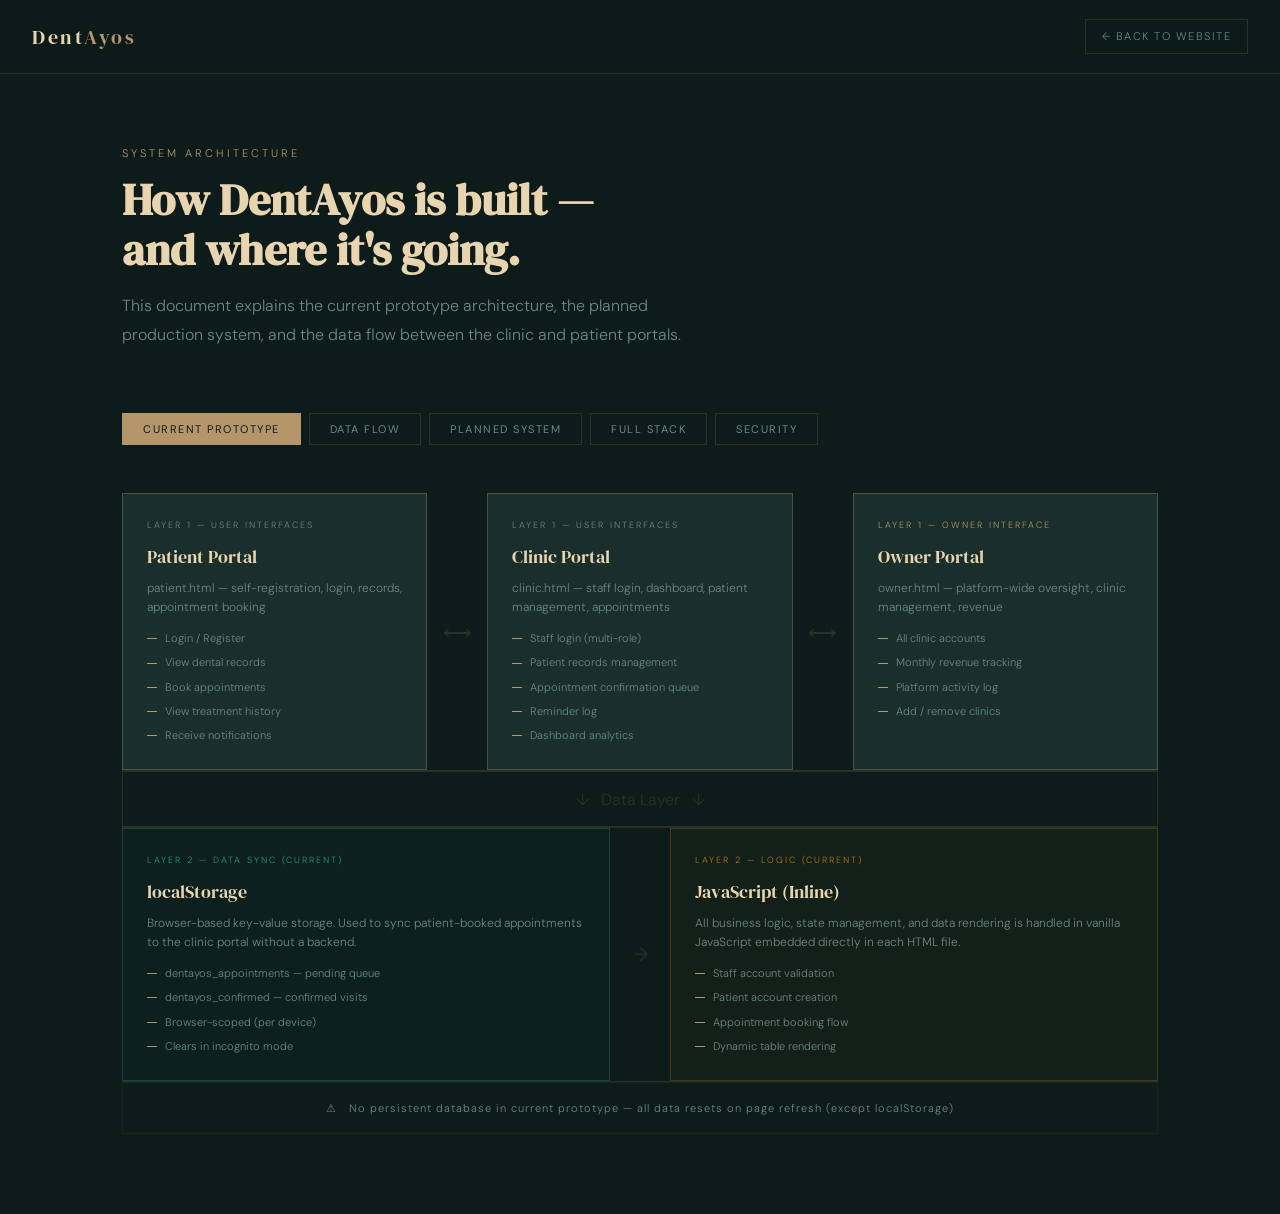
<file: architecture.html>
<!DOCTYPE html>
<html lang="en">
<head>
<meta charset="UTF-8">
<meta name="viewport" content="width=device-width, initial-scale=1.0">
<meta name="description" content="DentAyos system architecture — prototype, data flow, planned React and Node.js backend, full tech stack, and security for Philippine dental clinics.">
<link rel="icon" href="images/favicon.ico" sizes="any">
<link rel="icon" type="image/png" sizes="32x32" href="images/favicon-32x32.png">
<link rel="icon" type="image/png" sizes="16x16" href="images/favicon-16x16.png">
<link rel="apple-touch-icon" sizes="180x180" href="images/apple-touch-icon.png">
<meta http-equiv="Cache-Control" content="no-cache, no-store, must-revalidate">
<title>DentAyos — System Architecture</title>
<link href="https://fonts.googleapis.com/css2?family=DM+Serif+Display:ital@0;1&family=DM+Sans:wght@300;400;500&display=swap" rel="stylesheet">
<link rel="stylesheet" href="css/shared.css">
<style>
/* PAGE-SPECIFIC: architecture.html only */
/* shared.css covers: :root, reset, body, #back-to-top, @keyframes fadeUp, spin, logout-overlay */

html { scroll-behavior: smooth; }
body { overflow-x: hidden; line-height: 1.7; }
a { color: inherit; text-decoration: none; }
:focus-visible { outline: 2px solid var(--gold); outline-offset: 3px; }

/* EXTRA TOKENS (architecture-only) */
:root {
  --border: rgba(180, 150, 106, 0.18);
  --tx:  #1A1A1A;
  --tx2: #4A4A4A;
  --alt: #F7F4EF;
}

/* HEADER */
header { position: fixed; top: 0; left: 0; right: 0; z-index: 100; padding: 1.2rem 2rem; display: flex; justify-content: space-between; align-items: center; background: rgba(13,27,26,.94); border-bottom: 0.5px solid var(--border); backdrop-filter: blur(14px); }
.nav-logo { font-family: 'DM Serif Display', serif; font-size: 20px; letter-spacing: 2.5px; color: var(--cream); }
.nav-logo span { color: var(--gold); }
.nav-back { font-size: 11px; letter-spacing: 1.5px; text-transform: uppercase; padding: .45rem 1rem; border: 0.5px solid var(--border); color: var(--teal); transition: all .2s; background: transparent; cursor: pointer; font-family: 'DM Sans', sans-serif; }
.nav-back:hover { border-color: var(--gold); color: var(--gold); }

/* PAGE LAYOUT */
.page { padding: 9rem 2rem 5rem; max-width: 1100px; margin: 0 auto; }
.page-label { font-size: 11px; letter-spacing: 3px; text-transform: uppercase; color: var(--gold); }
.page-title { font-family: 'DM Serif Display', serif; font-size: clamp(28px,3.5vw,44px); line-height: 1.15; margin: .75rem 0 1rem; }
.page-desc { font-size: 16px; color: var(--teal); max-width: 600px; line-height: 1.8; margin-bottom: 4rem; }

/* PHASE TABS */
.phase-tabs { display: flex; gap: .5rem; margin-bottom: 3rem; flex-wrap: wrap; }
.phase-tab { font-size: 11px; letter-spacing: 1.5px; text-transform: uppercase; padding: .5rem 1.25rem; border: 0.5px solid var(--border); color: var(--teal); cursor: pointer; transition: all .2s; background: transparent; font-family: 'DM Sans', sans-serif; }
.phase-tab:hover { border-color: rgba(180,150,106,.4); color: var(--cream); }
.phase-tab.active { background: var(--gold); border-color: var(--gold); color: var(--dark); }
.phase-panel { display: none; }
.phase-panel.active { display: block; }

/* ARCH DIAGRAM */
.arch { display: grid; gap: 1px; background: var(--border); }
.arch-row { display: grid; grid-template-columns: 1fr 60px 1fr 60px 1fr; background: var(--dark); }
.arch-row.wide { grid-template-columns: 1fr; }
.arch-row.two  { grid-template-columns: 1fr 60px 1fr; }
.arch-node { padding: 1.5rem; border: 0.5px solid var(--border); transition: border-color .2s; }
.arch-node:hover { border-color: rgba(180,150,106,.4); }
.arch-node.primary { border-color: rgba(180,150,106,.35); background: var(--dark2); }
.arch-node.accent  { border-color: rgba(29,158,117,.3);  background: rgba(29,158,117,.04); }
.arch-node.warn    { border-color: rgba(186,117,23,.3);  background: rgba(186,117,23,.04); }
.arch-node.center  { text-align: center; }
.node-tag   { font-size: 9px; letter-spacing: 2px; text-transform: uppercase; margin-bottom: .5rem; }
.node-tag.gold  { color: var(--gold); }
.node-tag.green { color: var(--success); }
.node-tag.amber { color: var(--warning); }
.node-tag.teal  { color: var(--teal); }
.node-title { font-family: 'DM Serif Display', serif; font-size: 18px; color: var(--cream); margin-bottom: .4rem; }
.node-desc  { font-size: 12px; color: var(--teal); line-height: 1.6; }
.node-items { display: flex; flex-direction: column; gap: .35rem; margin-top: .75rem; }
.node-item  { font-size: 11px; color: var(--teal); display: flex; align-items: center; gap: .5rem; }
.node-item::before { content: ''; width: 10px; height: .5px; background: var(--gold); flex-shrink: 0; }
.arch-arrow { display: flex; align-items: center; justify-content: center; background: var(--dark); }
.arrow-icon { font-size: 20px; color: var(--border); }

/* FLOW DIAGRAM */
.flow { display: flex; flex-direction: column; gap: 0; }
.flow-step { display: grid; grid-template-columns: 200px 1fr; gap: 2rem; align-items: start; }
.flow-left  { text-align: right; padding-top: .25rem; }
.flow-actor { font-size: 11px; letter-spacing: 1.5px; text-transform: uppercase; padding: .35rem .85rem; display: inline-block; border: 0.5px solid var(--border); }
.flow-actor.patient { border-color: rgba(180,150,106,.35); color: var(--gold); }
.flow-actor.clinic  { border-color: rgba(29,158,117,.35);  color: var(--success); }
.flow-actor.system  { border-color: rgba(107,138,135,.35); color: var(--teal); }
.flow-right { border-left: .5px solid var(--border); padding-left: 2rem; padding-bottom: 2rem; position: relative; }
.flow-right::before { content: ''; position: absolute; left: -4px; top: .65rem; width: 7px; height: 7px; border-radius: 50%; background: var(--gold); }
.flow-action { font-size: 14px; color: var(--cream); font-weight: 500; margin-bottom: .3rem; }
.flow-detail { font-size: 12px; color: var(--teal); line-height: 1.6; }
.flow-arrow  { text-align: center; padding: .5rem 0; font-size: 12px; color: var(--border); letter-spacing: 2px; }

/* STACK TABLE */
.stack-table { width: 100%; border-collapse: collapse; }
.stack-table th { font-size: 10px; letter-spacing: 2px; text-transform: uppercase; color: var(--teal); text-align: left; padding: .75rem 1rem .75rem 0; border-bottom: .5px solid var(--border); font-weight: 400; }
.stack-table td { padding: .85rem 1rem .85rem 0; border-bottom: .5px solid rgba(180,150,106,.06); font-size: 13px; color: var(--cream); vertical-align: top; }
.stack-table tr:last-child td { border-bottom: none; }
.status-tag { font-size: 10px; letter-spacing: 1px; text-transform: uppercase; padding: 2px 10px; display: inline-block; }
.status-tag.live    { background: rgba(29,158,117,.15); color: var(--success); }
.status-tag.planned { background: rgba(180,150,106,.12); color: var(--gold); }
.stack-note { font-size: 11px; color: var(--teal); margin-top: 3px; }

/* SECURITY */
.security-grid { display: grid; grid-template-columns: repeat(3,1fr); gap: 1.25rem; margin-top: 2.5rem; }
.sec-card    { padding: 1.5rem; border: .5px solid var(--border); }
.sec-card h4 { font-size: 13px; font-weight: 500; color: var(--cream); margin-bottom: .4rem; }
.sec-card p  { font-size: 12px; color: var(--teal); line-height: 1.6; }
.sec-icon    { font-size: 20px; margin-bottom: .75rem; }

/* SCROLL REVEAL */
.reveal { opacity: 0; transform: translateY(24px); transition: opacity .7s ease, transform .7s ease; }
.reveal.visible { opacity: 1; transform: translateY(0); }

/* RESPONSIVE */
@media (max-width: 768px) {
  .arch-row  { grid-template-columns: 1fr !important; }
  .arch-arrow { display: none; }
  .flow-step  { grid-template-columns: 1fr; }
  .flow-left  { text-align: left; }
  .security-grid { grid-template-columns: 1fr 1fr; }
  .phase-tabs { gap: .35rem; }
}
@media (max-width: 500px) {
  .security-grid { grid-template-columns: 1fr; }
}
</style>
</head>
<body>

<header role="banner">
  <a href="javascript:void(0)" id="nav-logo-link" class="nav-logo">Dent<span>Ayos</span></a>
  <a href="javascript:void(0)" id="nav-back-link" class="nav-back">← Back to Website</a>
</header>

<div class="page">
  <div class="reveal">
    <p class="page-label">System Architecture</p>
    <h1 class="page-title">How DentAyos is built —<br>and where it's going.</h1>
    <p class="page-desc">This document explains the current prototype architecture, the planned production system, and the data flow between the clinic and patient portals.</p>
  </div>

  <div class="phase-tabs reveal" role="tablist">
    <button class="phase-tab active" role="tab" data-phase="current">Current Prototype</button>
    <button class="phase-tab" role="tab" data-phase="flow">Data Flow</button>
    <button class="phase-tab" role="tab" data-phase="planned">Planned System</button>
    <button class="phase-tab" role="tab" data-phase="stack">Full Stack</button>
    <button class="phase-tab" role="tab" data-phase="security">Security</button>
  </div>

  <!-- CURRENT PROTOTYPE -->
  <div id="phase-current" class="phase-panel active reveal">
    <div class="arch">
      <div class="arch-row">
        <div class="arch-node primary">
          <div class="node-tag teal">Layer 1 — User Interfaces</div>
          <div class="node-title">Patient Portal</div>
          <div class="node-desc">patient.html — self-registration, login, records, appointment booking</div>
          <div class="node-items">
            <div class="node-item">Login / Register</div>
            <div class="node-item">View dental records</div>
            <div class="node-item">Book appointments</div>
            <div class="node-item">View treatment history</div>
            <div class="node-item">Receive notifications</div>
          </div>
        </div>
        <div class="arch-arrow"><div class="arrow-icon">⟷</div></div>
        <div class="arch-node primary">
          <div class="node-tag teal">Layer 1 — User Interfaces</div>
          <div class="node-title">Clinic Portal</div>
          <div class="node-desc">clinic.html — staff login, dashboard, patient management, appointments</div>
          <div class="node-items">
            <div class="node-item">Staff login (multi-role)</div>
            <div class="node-item">Patient records management</div>
            <div class="node-item">Appointment confirmation queue</div>
            <div class="node-item">Reminder log</div>
            <div class="node-item">Dashboard analytics</div>
          </div>
        </div>
        <div class="arch-arrow"><div class="arrow-icon">⟷</div></div>
        <div class="arch-node primary">
          <div class="node-tag gold">Layer 1 — Owner Interface</div>
          <div class="node-title">Owner Portal</div>
          <div class="node-desc">owner.html — platform-wide oversight, clinic management, revenue</div>
          <div class="node-items">
            <div class="node-item">All clinic accounts</div>
            <div class="node-item">Monthly revenue tracking</div>
            <div class="node-item">Platform activity log</div>
            <div class="node-item">Add / remove clinics</div>
          </div>
        </div>
      </div>
      <div class="arch-row wide">
        <div class="arch-node center" style="padding:.85rem;">
          <div class="arrow-icon" style="font-size:16px;">↓ &nbsp; Data Layer &nbsp; ↓</div>
        </div>
      </div>
      <div class="arch-row two">
        <div class="arch-node accent">
          <div class="node-tag green">Layer 2 — Data Sync (Current)</div>
          <div class="node-title">localStorage</div>
          <div class="node-desc">Browser-based key-value storage. Used to sync patient-booked appointments to the clinic portal without a backend.</div>
          <div class="node-items">
            <div class="node-item">dentayos_appointments — pending queue</div>
            <div class="node-item">dentayos_confirmed — confirmed visits</div>
            <div class="node-item">Browser-scoped (per device)</div>
            <div class="node-item">Clears in incognito mode</div>
          </div>
        </div>
        <div class="arch-arrow"><div class="arrow-icon">→</div></div>
        <div class="arch-node warn">
          <div class="node-tag amber">Layer 2 — Logic (Current)</div>
          <div class="node-title">JavaScript (Inline)</div>
          <div class="node-desc">All business logic, state management, and data rendering is handled in vanilla JavaScript embedded directly in each HTML file.</div>
          <div class="node-items">
            <div class="node-item">Staff account validation</div>
            <div class="node-item">Patient account creation</div>
            <div class="node-item">Appointment booking flow</div>
            <div class="node-item">Dynamic table rendering</div>
          </div>
        </div>
      </div>
      <div class="arch-row wide">
        <div class="arch-node center" style="padding:1rem;border-color:rgba(180,150,106,.08);">
          <div style="font-size:11px;color:var(--teal);letter-spacing:1px;">⚠ &nbsp; No persistent database in current prototype — all data resets on page refresh (except localStorage)</div>
        </div>
      </div>
    </div>
  </div>

  <!-- DATA FLOW -->
  <div id="phase-flow" class="phase-panel reveal">
    <div class="flow">
      <div class="flow-step">
        <div class="flow-left"><span class="flow-actor patient">Patient</span></div>
        <div class="flow-right">
          <div class="flow-action">Self-registers on Patient Portal</div>
          <div class="flow-detail">Creates username + password. Account stored in memory for the session. In the production system, this writes to the users table in PostgreSQL via Firebase Auth.</div>
        </div>
      </div>
      <div class="flow-step">
        <div class="flow-left"><span class="flow-actor patient">Patient</span></div>
        <div class="flow-right">
          <div class="flow-action">Books an appointment</div>
          <div class="flow-detail">Selects date, time, and concern. On submit, an appointment object is pushed to <code style="font-size:11px;background:var(--dark3);padding:1px 6px;border-radius:2px;">localStorage['dentayos_appointments']</code> with patient name, concern, date, time, and timestamp.</div>
        </div>
      </div>
      <div class="flow-arrow">↓</div>
      <div class="flow-step">
        <div class="flow-left"><span class="flow-actor system">System</span></div>
        <div class="flow-right">
          <div class="flow-action">localStorage sync</div>
          <div class="flow-detail">The appointment object is available immediately in the same browser session. When the clinic staff opens the Appointments section, the portal reads from the same localStorage key and renders the pending queue.</div>
        </div>
      </div>
      <div class="flow-arrow">↓</div>
      <div class="flow-step">
        <div class="flow-left"><span class="flow-actor clinic">Clinic Staff</span></div>
        <div class="flow-right">
          <div class="flow-action">Sees pending appointment queue</div>
          <div class="flow-detail">The Appointments section displays all pending patient-booked appointments in a table. Staff can Confirm or Decline each entry.</div>
        </div>
      </div>
      <div class="flow-step">
        <div class="flow-left"><span class="flow-actor clinic">Clinic Staff</span></div>
        <div class="flow-right">
          <div class="flow-action">Confirms appointment</div>
          <div class="flow-detail">The appointment is removed from <code style="font-size:11px;background:var(--dark3);padding:1px 6px;border-radius:2px;">dentayos_appointments</code>, saved to <code style="font-size:11px;background:var(--dark3);padding:1px 6px;border-radius:2px;">dentayos_confirmed</code>, and added to the Upcoming list with a green Confirmed badge.</div>
        </div>
      </div>
      <div class="flow-step">
        <div class="flow-left"><span class="flow-actor clinic">Clinic Staff</span></div>
        <div class="flow-right">
          <div class="flow-action">Sends reminder</div>
          <div class="flow-detail">Staff selects a patient and sends a reminder via the modal. In the prototype this shows a success toast. In production, this triggers a Twilio SMS or Resend email to the patient's contact.</div>
        </div>
      </div>
      <div class="flow-arrow">↓</div>
      <div class="flow-step">
        <div class="flow-left"><span class="flow-actor system">System</span></div>
        <div class="flow-right">
          <div class="flow-action">Notification delivered</div>
          <div class="flow-detail">Patient receives notification in their portal notification feed. In production, also delivered via SMS (Twilio) and email (Resend).</div>
        </div>
      </div>
    </div>
  </div>

  <!-- PLANNED SYSTEM -->
  <div id="phase-planned" class="phase-panel reveal">
    <div class="arch">
      <div class="arch-row">
        <div class="arch-node primary">
          <div class="node-tag teal">Frontend</div>
          <div class="node-title">React + Tailwind</div>
          <div class="node-desc">Component-based UI. Patient, clinic, and owner portals as separate React apps or routes within a single SPA.</div>
          <div class="node-items">
            <div class="node-item">React Router for portal routing</div>
            <div class="node-item">Zustand for state management</div>
            <div class="node-item">Tailwind CSS for styling</div>
          </div>
        </div>
        <div class="arch-arrow"><div class="arrow-icon">→</div></div>
        <div class="arch-node primary">
          <div class="node-tag gold">API Layer</div>
          <div class="node-title">Node.js + Express</div>
          <div class="node-desc">RESTful API handling all business logic — authentication, data operations, notification dispatch.</div>
          <div class="node-items">
            <div class="node-item">JWT authentication middleware</div>
            <div class="node-item">Role-based access control</div>
            <div class="node-item">Appointment booking endpoints</div>
            <div class="node-item">Notification trigger endpoints</div>
          </div>
        </div>
        <div class="arch-arrow"><div class="arrow-icon">→</div></div>
        <div class="arch-node primary">
          <div class="node-tag green">Database</div>
          <div class="node-title">PostgreSQL</div>
          <div class="node-desc">Relational database storing all persistent data — users, clinics, patients, appointments, records.</div>
          <div class="node-items">
            <div class="node-item">users — staff + patient accounts</div>
            <div class="node-item">clinics — multi-tenant support</div>
            <div class="node-item">patients — records per clinic</div>
            <div class="node-item">appointments — bookings + status</div>
            <div class="node-item">treatments — procedure history</div>
          </div>
        </div>
      </div>
      <div class="arch-row wide">
        <div class="arch-node center" style="padding:.85rem;"><div class="arrow-icon" style="font-size:14px;">↕ &nbsp; External Services &nbsp; ↕</div></div>
      </div>
      <div class="arch-row">
        <div class="arch-node">
          <div class="node-tag teal">Auth</div>
          <div class="node-title">Firebase Auth</div>
          <div class="node-desc">Handles secure authentication — email/password, OTP, session tokens.</div>
        </div>
        <div class="arch-arrow"><div class="arrow-icon">|</div></div>
        <div class="arch-node">
          <div class="node-tag teal">Notifications</div>
          <div class="node-title">Twilio + Resend</div>
          <div class="node-desc">Twilio for SMS reminders, Resend for email confirmations and notifications.</div>
        </div>
        <div class="arch-arrow"><div class="arrow-icon">|</div></div>
        <div class="arch-node">
          <div class="node-tag teal">Payments</div>
          <div class="node-title">PayMongo</div>
          <div class="node-desc">Philippine payment gateway for clinic subscription billing — GCash, Maya, cards.</div>
        </div>
      </div>
    </div>
  </div>

  <!-- STACK TABLE -->
  <div id="phase-stack" class="phase-panel reveal">
    <table class="stack-table">
      <thead>
        <tr>
          <th>Layer</th>
          <th>Technology</th>
          <th>Purpose</th>
          <th>Status</th>
        </tr>
      </thead>
      <tbody>
        <tr>
          <td style="color:var(--teal);">Frontend</td>
          <td>HTML5 · CSS3 · Vanilla JS</td>
          <td>All three portals — patient, clinic, owner<div class="stack-note">Single-file HTML per portal, no build step required</div></td>
          <td><span class="status-tag live">Live</span></td>
        </tr>
        <tr>
          <td style="color:var(--teal);">Hosting</td>
          <td>GitHub Pages</td>
          <td>Static site hosting via GitHub repository<div class="stack-note">vergel1231.github.io/dentayos-website</div></td>
          <td><span class="status-tag live">Live</span></td>
        </tr>
        <tr>
          <td style="color:var(--teal);">Data sync</td>
          <td>localStorage API</td>
          <td>Simulates backend sync for appointment booking flow<div class="stack-note">Browser-scoped — different browsers show different data</div></td>
          <td><span class="status-tag live">Live</span></td>
        </tr>
        <tr>
          <td style="color:var(--teal);">Authentication</td>
          <td>Firebase Auth</td>
          <td>Secure email/password auth with session tokens<div class="stack-note">Replaces hardcoded demo accounts</div></td>
          <td><span class="status-tag planned">Planned</span></td>
        </tr>
        <tr>
          <td style="color:var(--teal);">Database</td>
          <td>PostgreSQL</td>
          <td>Persistent storage for clinics, patients, appointments, treatments</td>
          <td><span class="status-tag planned">Planned</span></td>
        </tr>
        <tr>
          <td style="color:var(--teal);">API</td>
          <td>Node.js + Express</td>
          <td>RESTful API layer with JWT auth middleware and role-based access control</td>
          <td><span class="status-tag planned">Planned</span></td>
        </tr>
        <tr>
          <td style="color:var(--teal);">SMS</td>
          <td>Twilio</td>
          <td>Automated appointment reminders via SMS to patient mobile numbers</td>
          <td><span class="status-tag planned">Planned</span></td>
        </tr>
        <tr>
          <td style="color:var(--teal);">Email</td>
          <td>Resend</td>
          <td>Transactional email — booking confirmations, account creation, reminders</td>
          <td><span class="status-tag planned">Planned</span></td>
        </tr>
        <tr>
          <td style="color:var(--teal);">Payments</td>
          <td>PayMongo</td>
          <td>Clinic subscription billing — GCash, Maya, debit/credit card support</td>
          <td><span class="status-tag planned">Planned</span></td>
        </tr>
        <tr>
          <td style="color:var(--teal);">Hosting (prod)</td>
          <td>Render / Railway</td>
          <td>Node.js API server hosting with PostgreSQL add-on</td>
          <td><span class="status-tag planned">Planned</span></td>
        </tr>
        <tr>
          <td style="color:var(--teal);">Frontend (prod)</td>
          <td>React + Vite</td>
          <td>Component-based UI with proper routing, state management, and build pipeline</td>
          <td><span class="status-tag planned">Planned</span></td>
        </tr>
      </tbody>
    </table>
  </div>

  <!-- SECURITY -->
  <div id="phase-security" class="phase-panel reveal">
    <p style="font-size:15px;color:var(--teal);line-height:1.8;margin-bottom:.5rem;">Security considerations for the current prototype and the planned production system.</p>
    <div class="security-grid">
      <div class="sec-card">
        <div class="sec-icon">🔐</div>
        <h4>Authentication</h4>
        <p>Current: hardcoded demo accounts in JS. Planned: Firebase Auth with email/password, session tokens, and 24-hour expiry.</p>
      </div>
      <div class="sec-card">
        <div class="sec-icon">👥</div>
        <h4>Role-based Access</h4>
        <p>Clinic staff are separated by role — dentist, receptionist, assistant, admin. Each role sees only their permitted sections.</p>
      </div>
      <div class="sec-card">
        <div class="sec-icon">🏥</div>
        <h4>Multi-tenancy Isolation</h4>
        <p>Each clinic gets a unique clinic_id. All patient data is scoped to that ID — clinic A cannot see clinic B's records.</p>
      </div>
      <div class="sec-card">
        <div class="sec-icon">🔒</div>
        <h4>Patient Data Privacy</h4>
        <p>Patients can only see their own records. The clinic portal enforces that staff can only access patients belonging to their registered clinic.</p>
      </div>
      <div class="sec-card">
        <div class="sec-icon">📋</div>
        <h4>Data Privacy Act (PH)</h4>
        <p>DentAyos is designed with the Philippine Data Privacy Act of 2012 (RA 10173) in mind. Patient data is stored with consent and never shared with third parties.</p>
      </div>
      <div class="sec-card">
        <div class="sec-icon">🔑</div>
        <h4>Password Policy</h4>
        <p>Minimum 8 characters enforced. Username cannot match password. In production, bcrypt hashing replaces plaintext storage.</p>
      </div>
    </div>
  </div>

</div>

<button id="back-to-top" aria-label="Back to top">&#8679;</button>

<!-- LOGOUT OVERLAY -->
<div class="logout-overlay" id="logout-overlay"><div class="logout-spinner"></div><div class="logout-msg">Returning to website...</div></div>
<script src="js/architecture.js"></script>
</body>
</html>
</file>
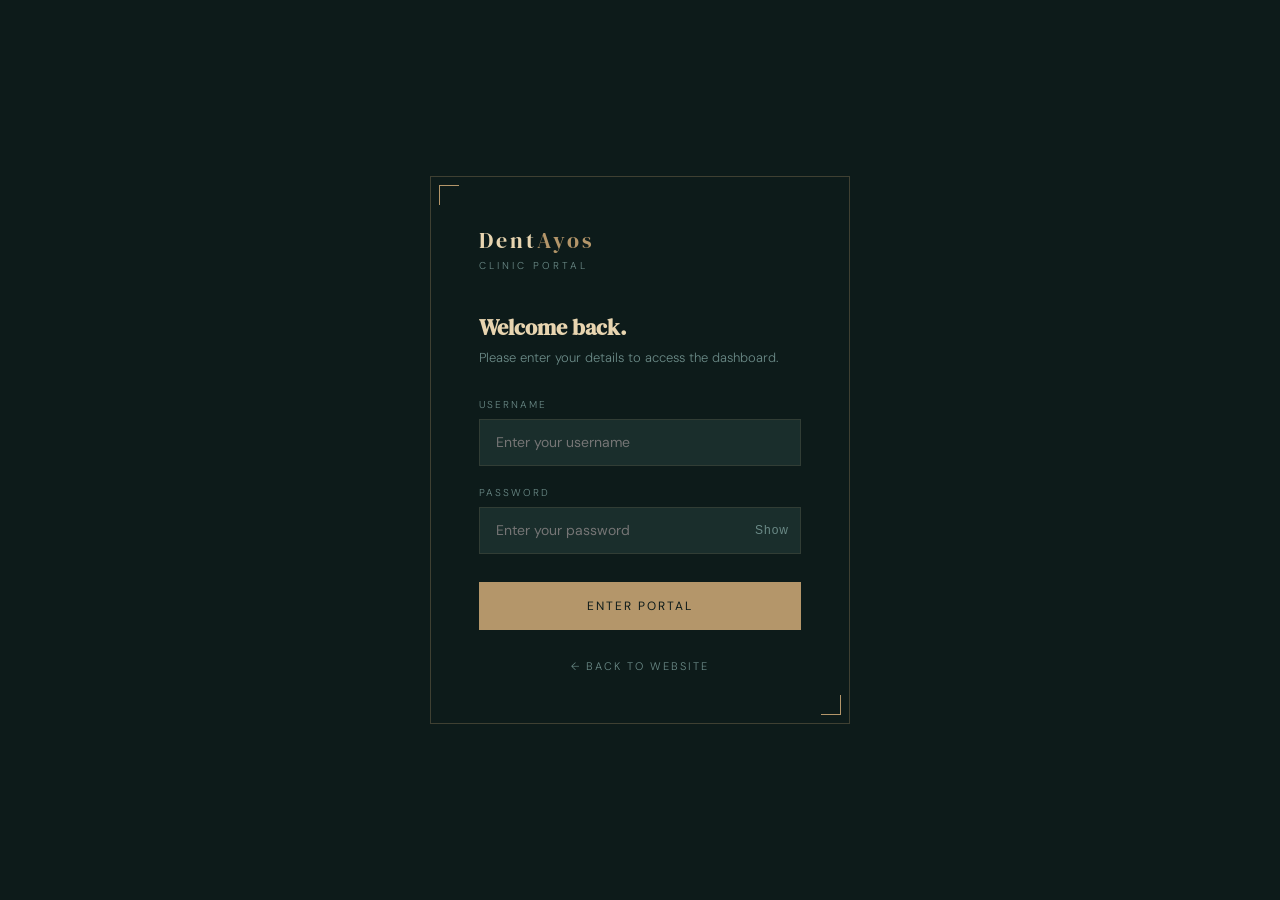
<file: clinic.html>
<!DOCTYPE html>
<html lang="en">

<head>
  <meta charset="UTF-8">
  <meta http-equiv="Cache-Control" content="no-cache, no-store, must-revalidate">
  <meta http-equiv="Pragma" content="no-cache">
  <meta http-equiv="Expires" content="0">
  <meta name="viewport" content="width=device-width, initial-scale=1.0">
  <meta name="robots" content="noindex">
  <meta name="description"
    content="DentAyos Clinic Portal — secure staff login for managing patient records, appointments, and reminders. Built for Philippine dental clinics.">
  <link rel="icon" href="images/favicon.ico" sizes="any">
  <link rel="icon" type="image/png" sizes="32x32" href="images/favicon-32x32.png">
  <link rel="icon" type="image/png" sizes="16x16" href="images/favicon-16x16.png">
  <link rel="apple-touch-icon" sizes="180x180" href="images/apple-touch-icon.png">
  <title>DentAyos — Clinic Portal</title>
  <link
    href="https://fonts.googleapis.com/css2?family=DM+Serif+Display:ital@0;1&family=DM+Sans:wght@300;400;500&display=swap"
    rel="stylesheet">
  <link rel="stylesheet" href="css/shared.css">
  <style>
    /* PAGE-SPECIFIC: clinic.html only */
    body {
      display: flex;
    }

    .section-content {
      display: none;
    }

    .section-content.active {
      display: block;
    }

    /* MOBILE: don’t force flex layout */
    @media (max-width: 768px) {
      body {
        display: block;
      }
    }
  </style>
</head>

<body>

  <!-- LOGIN SCREEN -->
  <div class="login-screen" id="login-screen">
    <div class="login-box">
      <div class="login-logo">Dent<span>Ayos</span></div>
      <div class="login-subtitle">Clinic Portal</div>
      <h2>Welcome back.</h2>
      <p>Please enter your details to access the dashboard.</p>
      <div class="login-form-group">
        <label>Username</label>
        <input type="text" id="login-name" placeholder="Enter your username" autocomplete="username">
      </div>
      <div class="login-form-group">
        <label>Password</label>
        <div style="position:relative;">
          <input type="password" id="login-password" placeholder="Enter your password" style="padding-right:3rem;"
            autocomplete="current-password">
          <button id="toggle-pw-btn" type="button"
            style="position:absolute;right:0.75rem;top:50%;transform:translateY(-50%);background:none;border:none;color:var(--teal);cursor:pointer;font-size:12px;letter-spacing:1px;">Show</button>
        </div>
      </div>
      <button class="login-btn" id="login-btn" type="button">Enter Portal</button>
      <div class="login-error" id="login-error">Please enter your username to continue.</div>
      <div style="text-align:center;margin-top:1.5rem;">
        <a href="javascript:void(0)" id="back-to-website-link"
          style="font-size:11px;letter-spacing:2px;text-transform:uppercase;color:var(--teal);text-decoration:none;transition:color 0.2s;">←
          Back to Website</a>
      </div>
    </div>
  </div>

  <!-- SIDEBAR TOGGLE -->
  <button class="sidebar-toggle" id="sidebar-toggle" type="button" title="Toggle sidebar">☰</button>

  <!-- SIDEBAR -->
  <aside class="sidebar" id="sidebar">
    <div class="sidebar-logo">
      <h1>Dent<span>Ayos</span></h1>
      <p>Clinic Portal</p>
    </div>
    <nav class="sidebar-nav">
      <div class="nav-item active" id="nav-dashboard">
        <svg class="nav-icon" viewBox="0 0 16 16" fill="none" stroke="currentColor" stroke-width="1.2">
          <rect x="1" y="1" width="6" height="6" rx="1" />
          <rect x="9" y="1" width="6" height="6" rx="1" />
          <rect x="1" y="9" width="6" height="6" rx="1" />
          <rect x="9" y="9" width="6" height="6" rx="1" />
        </svg>
        Dashboard
      </div>
      <div class="nav-item" id="nav-patients">
        <svg class="nav-icon" viewBox="0 0 16 16" fill="none" stroke="currentColor" stroke-width="1.2">
          <circle cx="8" cy="5" r="3" />
          <path d="M2 14c0-3.3 2.7-6 6-6s6 2.7 6 6" />
        </svg>
        Patients
      </div>
      <div class="nav-item" id="nav-appointments">
        <svg class="nav-icon" viewBox="0 0 16 16" fill="none" stroke="currentColor" stroke-width="1.2">
          <rect x="1" y="3" width="14" height="12" rx="1" />
          <path d="M5 1v4M11 1v4M1 7h14" />
        </svg>
        Appointments
      </div>
      <div class="nav-item" id="nav-reminders">
        <svg class="nav-icon" viewBox="0 0 16 16" fill="none" stroke="currentColor" stroke-width="1.2">
          <path d="M8 1a5 5 0 015 5v3l1.5 2.5H1.5L3 9V6a5 5 0 015-5z" />
          <path d="M6.5 13.5a1.5 1.5 0 003 0" />
        </svg>
        Reminders
      </div>
    </nav>
    <div class="sidebar-footer">
      <div class="staff-badge">
        <div class="staff-avatar" id="staff-avatar">?</div>
        <div class="staff-info">
          <p id="staff-name">—</p>
          <span id="staff-role">—</span>
        </div>
      </div>
      <a href="javascript:void(0)" id="btn-website" class="logout-btn"
        style="display:block;text-align:center;margin-bottom:0.5rem;">← Website</a>
      <button class="logout-btn" id="btn-logout" type="button">← Log Out</button>
    </div>
  </aside>

  <!-- MAIN -->
  <main class="main" id="main">

    <!-- SECTION: DASHBOARD -->
    <div id="section-dashboard" class="section-content">
      <div class="topbar">
        <div>
          <h2 id="dashboard-greeting">Good morning, Doc. 🦷</h2>
          <p>Here's your clinic overview for today.</p>
        </div>
        <div class="topbar-right">
          <div class="date-badge" id="today-date"></div>
          <button class="add-btn" id="btn-add-patient-dash" type="button">+ Add Patient</button>
        </div>
      </div>
      <div class="stats">
        <div class="stat-card highlight">
          <div class="stat-card-icon">
            <svg viewBox="0 0 18 18" fill="none" stroke="#B4966A" stroke-width="1.2">
              <circle cx="9" cy="6" r="3.5" />
              <path d="M2 16c0-3.866 3.134-7 7-7s7 3.134 7 7" stroke-linecap="round" />
            </svg>
          </div>
          <div class="stat-label">Total Patients</div>
          <div class="stat-value" id="dash-stat-patients">6</div>
          <div class="stat-sub">Registered in portal</div>
          <div class="stat-trend up">↑ 3 added this month</div>
        </div>
        <div class="stat-card success-card">
          <div class="stat-card-icon">
            <svg viewBox="0 0 18 18" fill="none" stroke="#1D9E75" stroke-width="1.2">
              <rect x="2" y="4" width="14" height="11" rx="1.5" />
              <path d="M6 2v4M12 2v4M2 9h14" stroke-linecap="round" />
            </svg>
          </div>
          <div class="stat-label">Today's Appointments</div>
          <div class="stat-value">5</div>
          <div class="stat-sub">Next at 9:00 AM</div>
          <div class="stat-trend neutral">Mar 16, 2026</div>
        </div>
        <div class="stat-card">
          <div class="stat-card-icon">
            <svg viewBox="0 0 18 18" fill="none" stroke="#6B8A87" stroke-width="1.2">
              <path d="M9 2a5 5 0 015 5v3l1.5 2.5H2.5L4 10V7a5 5 0 015-5z" />
              <path d="M7 15a2 2 0 004 0" />
            </svg>
          </div>
          <div class="stat-label">Reminders Sent</div>
          <div class="stat-value">18</div>
          <div class="stat-sub">This week</div>
          <div class="stat-trend up">↑ 6 more than last week</div>
        </div>
        <div class="stat-card danger-card">
          <div class="stat-card-icon">
            <svg viewBox="0 0 18 18" fill="none" stroke="#E24B4A" stroke-width="1.2">
              <circle cx="9" cy="9" r="7" />
              <path d="M9 5v4M9 13h.01" stroke-linecap="round" />
            </svg>
          </div>
          <div class="stat-label">No-shows This Month</div>
          <div class="stat-value">2</div>
          <div class="stat-sub">Requires follow-up</div>
          <div class="stat-trend up" style="color:var(--success);">↓ Down from 7 last month</div>
        </div>
      </div>
      <div class="content-grid">
        <div class="panel full-width">
          <div class="panel-header">
            <h3>Patient Records</h3><span class="patient-count">6 total</span>
          </div>
          <div class="panel-body">
            <table class="patient-table">
              <thead>
                <tr>
                  <th>Patient</th>
                  <th>Last Visit</th>
                  <th>Next Appointment</th>
                  <th>Status</th>
                  <th>Action</th>
                </tr>
              </thead>
              <tbody id="patient-tbody"></tbody>
            </table>
          </div>
        </div>
        <div class="panel">
          <div class="panel-header">
            <h3>Today's Appointments</h3><span>5 scheduled</span>
          </div>
          <div class="panel-body">
            <div class="appt-list" id="appt-list"></div>
          </div>
        </div>
        <div class="panel">
          <div class="panel-header">
            <h3>Recent Reminders</h3><span>Auto-sent</span>
          </div>
          <div class="panel-body">
            <div class="reminder-list" id="reminder-list"></div>
          </div>
        </div>
      </div>
    </div>

    <!-- SECTION: PATIENTS -->
    <div id="section-patients" class="section-content" style="display:none;">
      <div class="topbar">
        <div>
          <h2>Patients</h2>
          <p>All registered patients in your clinic.</p>
        </div>
        <div class="topbar-right">
          <div class="date-badge" id="today-date-p"></div>
          <button class="add-btn" id="btn-add-patient-patients">+ Add Patient</button>
        </div>
      </div>
      <div class="panel">
        <div class="panel-header">
          <h3>Patient Records</h3><span class="patient-count">6 total</span>
        </div>
        <div class="panel-body">
          <div class="table-scroll">
            <table class="patient-table">
              <thead>
                <tr>
                  <th>Patient</th>
                  <th>Age</th>
                  <th>Concern</th>
                  <th>Last Visit</th>
                  <th>Next Appointment</th>
                  <th>Status</th>
                  <th>Action</th>
                </tr>
              </thead>
              <tbody id="patient-tbody-full"></tbody>
            </table>
          </div>
        </div>
      </div>
    </div>

    <!-- SECTION: APPOINTMENTS -->
    <div id="section-appointments" class="section-content" style="display:none;">
      <div class="topbar">
        <div>
          <h2>Appointments</h2>
          <p>All scheduled appointments — today and upcoming.</p>
        </div>
        <div class="topbar-right">
          <div class="date-badge" id="today-date-a"></div>
        </div>
      </div>
      <div class="content-grid">
        <div class="panel">
          <div class="panel-header">
            <h3>Today · March 16, 2026</h3><span>5 scheduled</span>
          </div>
          <div class="panel-body">
            <div class="appt-list" id="appt-list-full"></div>
          </div>
        </div>
        <div class="panel">
          <div class="panel-header">
            <h3>Upcoming · This Week</h3><span id="upcoming-count">5 total</span>
          </div>
          <div class="panel-body">
            <div class="appt-list" id="upcoming-list">
              <div class="appt-item">
                <div class="appt-time">
                  <div class="hour">9</div>
                  <div class="ampm">AM</div>
                </div>
                <div class="appt-divider"></div>
                <div class="appt-info">
                  <h4>Jose Dela Cruz</h4>
                  <p>Braces consultation · Mar 17</p>
                </div>
                <div class="appt-type">Consult</div>
              </div>
              <div class="appt-item">
                <div class="appt-time">
                  <div class="hour">10</div>
                  <div class="ampm">AM</div>
                </div>
                <div class="appt-divider"></div>
                <div class="appt-info">
                  <h4>Carlos Mendoza</h4>
                  <p>Follow-up checkup · Mar 18</p>
                </div>
                <div class="appt-type">Checkup</div>
              </div>
              <div class="appt-item">
                <div class="appt-time">
                  <div class="hour">11</div>
                  <div class="ampm">AM</div>
                </div>
                <div class="appt-divider"></div>
                <div class="appt-info">
                  <h4>Liza Garcia</h4>
                  <p>Whitening session 2 · Mar 19</p>
                </div>
                <div class="appt-type">Aesthetic</div>
              </div>
              <div class="appt-item">
                <div class="appt-time">
                  <div class="hour">2</div>
                  <div class="ampm">PM</div>
                </div>
                <div class="appt-divider"></div>
                <div class="appt-info">
                  <h4>Jose Dela Cruz</h4>
                  <p>Braces adjustment · Mar 20</p>
                </div>
                <div class="appt-type">Procedure</div>
              </div>
              <div class="appt-item">
                <div class="appt-time">
                  <div class="hour">3</div>
                  <div class="ampm">PM</div>
                </div>
                <div class="appt-divider"></div>
                <div class="appt-info">
                  <h4>Ana Reyes</h4>
                  <p>Veneer final fitting · Mar 22</p>
                </div>
                <div class="appt-type">Aesthetic</div>
              </div>
            </div>
          </div>
        </div>
        <div class="panel full-width">
          <div class="panel-header">
            <h3>Patient-booked Appointments</h3><span id="booked-count">0 pending</span>
          </div>
          <div class="panel-body">
            <table class="patient-table">
              <thead>
                <tr>
                  <th>Patient</th>
                  <th>Concern</th>
                  <th>Date</th>
                  <th>Time</th>
                  <th>Booked At</th>
                  <th>Status</th>
                  <th>Action</th>
                </tr>
              </thead>
              <tbody id="booked-tbody">
                <tr>
                  <td colspan="7" style="color:var(--teal);font-size:13px;padding:1rem 0;">No patient-booked
                    appointments yet.</td>
                </tr>
              </tbody>
            </table>
          </div>
        </div>
      </div>
    </div>

    <!-- SECTION: REMINDERS -->
    <div id="section-reminders" class="section-content" style="display:none;">
      <div class="topbar">
        <div>
          <h2>Reminders</h2>
          <p>All reminders sent to patients.</p>
        </div>
        <div class="topbar-right">
          <button class="add-btn" id="btn-send-reminder-all">+ Send Reminder</button>
        </div>
      </div>
      <div class="content-grid">
        <div class="panel full-width">
          <div class="panel-header">
            <h3>Reminder Log</h3><span>18 sent this week</span>
          </div>
          <div class="panel-body">
            <table class="patient-table">
              <thead>
                <tr>
                  <th>Patient</th>
                  <th>Message</th>
                  <th>Sent At</th>
                  <th>Status</th>
                </tr>
              </thead>
              <tbody id="reminder-tbody"></tbody>
            </table>
          </div>
        </div>
      </div>
    </div>

  </main>

  <!-- ADD PATIENT MODAL -->
  <div class="modal-overlay" id="modal-add-patient">
    <div class="modal">
      <button class="modal-close" id="btn-close-add-patient" type="button">✕</button>
      <h3>Add New Patient</h3>
      <p>Enter the patient's details below.</p>
      <div class="form-row">
        <div class="form-group">
          <label>First Name</label>
          <input type="text" placeholder="Maria">
        </div>
        <div class="form-group">
          <label>Last Name</label>
          <input type="text" placeholder="Santos">
        </div>
      </div>
      <div class="form-row">
        <div class="form-group">
          <label>Age</label>
          <input type="number" placeholder="32">
        </div>
        <div class="form-group">
          <label>Contact Number</label>
          <input type="text" placeholder="09XX XXX XXXX">
        </div>
      </div>
      <div class="form-group">
        <label>Concern / Treatment</label>
        <select>
          <option>Dental Cleaning</option>
          <option>Tooth Extraction</option>
          <option>Braces Consultation</option>
          <option>Veneers</option>
          <option>Whitening</option>
          <option>Filling</option>
          <option>Root Canal</option>
          <option>Aesthetic Consultation</option>
        </select>
      </div>
      <div class="form-group">
        <label>Notes</label>
        <textarea rows="3" placeholder="Additional notes..."></textarea>
      </div>
      <div class="modal-actions">
        <button class="btn-cancel" id="btn-cancel-add-patient" type="button">Cancel</button>
        <button class="btn-save" id="btn-save-add-patient" type="button">Save Patient</button>
      </div>
    </div>
  </div>

  <!-- REMIND MODAL -->
  <div class="modal-overlay" id="modal-remind">
    <div class="modal">
      <button class="modal-close" id="btn-close-remind">✕</button>
      <h3>Send Reminder</h3>
      <p id="remind-patient-name">Sending reminder to patient.</p>
      <div class="form-group">
        <label>Message</label>
        <textarea rows="4" id="remind-message"></textarea>
      </div>
      <div class="modal-actions">
        <button class="btn-cancel" id="btn-cancel-remind">Cancel</button>
        <button class="btn-save" id="btn-send-reminder">Send Reminder</button>
      </div>
    </div>
  </div>

  <!-- VIEW PATIENT MODAL -->
  <div class="modal-overlay" id="modal-view-patient">
    <div class="modal" style="width:560px;max-width:95vw;">
      <button class="modal-close" id="btn-close-view-patient">✕</button>
      <h3 id="view-patient-name">Patient Record</h3>
      <p id="view-patient-concern" style="color:var(--teal);font-size:13px;margin-bottom:1.5rem;">—</p>
      <div style="display:grid;grid-template-columns:1fr 1fr 1fr;gap:1rem;margin-bottom:1.5rem;">
        <div>
          <div style="font-size:10px;letter-spacing:2px;text-transform:uppercase;color:var(--teal);margin-bottom:4px;">
            Age</div>
          <div id="view-age" style="font-size:14px;color:var(--cream);">—</div>
        </div>
        <div>
          <div style="font-size:10px;letter-spacing:2px;text-transform:uppercase;color:var(--teal);margin-bottom:4px;">
            Status</div>
          <div id="view-status" style="font-size:14px;color:var(--cream);">—</div>
        </div>
        <div>
          <div style="font-size:10px;letter-spacing:2px;text-transform:uppercase;color:var(--teal);margin-bottom:4px;">
            Blood Type</div>
          <div style="font-size:14px;color:var(--cream);">O+</div>
        </div>
        <div>
          <div style="font-size:10px;letter-spacing:2px;text-transform:uppercase;color:var(--teal);margin-bottom:4px;">
            Last Visit</div>
          <div id="view-last" style="font-size:14px;color:var(--cream);">—</div>
        </div>
        <div>
          <div style="font-size:10px;letter-spacing:2px;text-transform:uppercase;color:var(--teal);margin-bottom:4px;">
            Next Appointment</div>
          <div id="view-next" style="font-size:14px;color:var(--gold);">—</div>
        </div>
        <div>
          <div style="font-size:10px;letter-spacing:2px;text-transform:uppercase;color:var(--teal);margin-bottom:4px;">
            Allergies</div>
          <div style="font-size:14px;color:var(--cream);">None on file</div>
        </div>
      </div>
      <!-- Tooth Chart -->
      <div style="border:0.5px solid var(--border);padding:1rem;margin-bottom:1.5rem;">
        <div style="font-size:10px;letter-spacing:2px;text-transform:uppercase;color:var(--teal);margin-bottom:.75rem;">
          Tooth Chart (Mock)</div>
        <div style="display:flex;gap:3px;justify-content:center;flex-wrap:wrap;margin-bottom:.4rem;">
          <!-- Upper -->
          <div style="display:flex;gap:3px;">
            <div
              style="width:22px;height:26px;border:0.5px solid var(--border);display:flex;align-items:center;justify-content:center;font-size:8px;color:var(--teal);border-radius:2px 2px 0 0;">
              18</div>
            <div
              style="width:22px;height:26px;border:0.5px solid var(--border);display:flex;align-items:center;justify-content:center;font-size:8px;color:var(--teal);border-radius:2px 2px 0 0;">
              17</div>
            <div
              style="width:22px;height:26px;border:0.5px solid var(--border);display:flex;align-items:center;justify-content:center;font-size:8px;color:var(--teal);border-radius:2px 2px 0 0;">
              16</div>
            <div
              style="width:22px;height:26px;border:0.5px solid var(--border);display:flex;align-items:center;justify-content:center;font-size:8px;color:var(--teal);border-radius:2px 2px 0 0;">
              15</div>
            <div
              style="width:22px;height:26px;border:0.5px solid var(--border);display:flex;align-items:center;justify-content:center;font-size:8px;color:var(--teal);border-radius:2px 2px 0 0;">
              14</div>
            <div
              style="width:22px;height:26px;border:0.5px solid var(--border);display:flex;align-items:center;justify-content:center;font-size:8px;color:var(--teal);border-radius:2px 2px 0 0;">
              13</div>
            <div
              style="width:22px;height:26px;border:0.5px solid var(--border);display:flex;align-items:center;justify-content:center;font-size:8px;color:var(--teal);border-radius:2px 2px 0 0;">
              12</div>
            <div
              style="width:22px;height:26px;border:0.5px solid var(--border);display:flex;align-items:center;justify-content:center;font-size:8px;color:var(--teal);border-radius:2px 2px 0 0;">
              11</div>
            <div style="width:6px;"></div>
            <div
              style="width:22px;height:26px;border:0.5px solid var(--border);display:flex;align-items:center;justify-content:center;font-size:8px;color:var(--teal);border-radius:2px 2px 0 0;">
              21</div>
            <div
              style="width:22px;height:26px;border:0.5px solid var(--border);display:flex;align-items:center;justify-content:center;font-size:8px;color:var(--teal);border-radius:2px 2px 0 0;">
              22</div>
            <div
              style="width:22px;height:26px;border:0.5px solid var(--border);display:flex;align-items:center;justify-content:center;font-size:8px;color:var(--teal);border-radius:2px 2px 0 0;">
              23</div>
            <div
              style="width:22px;height:26px;border:0.5px solid var(--border);display:flex;align-items:center;justify-content:center;font-size:8px;color:var(--teal);border-radius:2px 2px 0 0;">
              24</div>
            <div
              style="width:22px;height:26px;border:0.5px solid var(--border);display:flex;align-items:center;justify-content:center;font-size:8px;color:var(--teal);border-radius:2px 2px 0 0;">
              25</div>
            <div
              style="width:22px;height:26px;border:0.5px solid var(--border);display:flex;align-items:center;justify-content:center;font-size:8px;color:var(--teal);border-radius:2px 2px 0 0;">
              26</div>
            <div
              style="width:22px;height:26px;border:0.5px solid var(--border);display:flex;align-items:center;justify-content:center;font-size:8px;color:var(--teal);border-radius:2px 2px 0 0;">
              27</div>
            <div
              style="width:22px;height:26px;border:0.5px solid var(--border);display:flex;align-items:center;justify-content:center;font-size:8px;color:var(--teal);border-radius:2px 2px 0 0;">
              28</div>
          </div>
        </div>
        <div style="display:flex;gap:3px;justify-content:center;flex-wrap:wrap;">
          <div style="display:flex;gap:3px;">
            <div
              style="width:22px;height:26px;border:0.5px solid var(--border);display:flex;align-items:center;justify-content:center;font-size:8px;color:var(--teal);border-radius:0 0 2px 2px;">
              48</div>
            <div
              style="width:22px;height:26px;border:0.5px solid var(--border);display:flex;align-items:center;justify-content:center;font-size:8px;color:var(--teal);border-radius:0 0 2px 2px;">
              47</div>
            <div
              style="width:22px;height:26px;border:0.5px solid var(--border);display:flex;align-items:center;justify-content:center;font-size:8px;color:var(--teal);border-radius:0 0 2px 2px;">
              46</div>
            <div
              style="width:22px;height:26px;border:0.5px solid var(--border);display:flex;align-items:center;justify-content:center;font-size:8px;color:var(--teal);border-radius:0 0 2px 2px;">
              45</div>
            <div
              style="width:22px;height:26px;border:0.5px solid var(--border);display:flex;align-items:center;justify-content:center;font-size:8px;color:var(--teal);border-radius:0 0 2px 2px;">
              44</div>
            <div
              style="width:22px;height:26px;border:0.5px solid var(--border);display:flex;align-items:center;justify-content:center;font-size:8px;color:var(--teal);border-radius:0 0 2px 2px;">
              43</div>
            <div
              style="width:22px;height:26px;border:0.5px solid var(--border);display:flex;align-items:center;justify-content:center;font-size:8px;color:var(--teal);border-radius:0 0 2px 2px;">
              42</div>
            <div
              style="width:22px;height:26px;border:0.5px solid var(--border);display:flex;align-items:center;justify-content:center;font-size:8px;color:var(--teal);border-radius:0 0 2px 2px;">
              41</div>
            <div style="width:6px;"></div>
            <div
              style="width:22px;height:26px;border:0.5px solid var(--border);display:flex;align-items:center;justify-content:center;font-size:8px;color:var(--teal);border-radius:0 0 2px 2px;">
              31</div>
            <div
              style="width:22px;height:26px;border:0.5px solid var(--border);display:flex;align-items:center;justify-content:center;font-size:8px;color:var(--teal);border-radius:0 0 2px 2px;">
              32</div>
            <div
              style="width:22px;height:26px;border:0.5px solid var(--border);display:flex;align-items:center;justify-content:center;font-size:8px;color:var(--teal);border-radius:0 0 2px 2px;">
              33</div>
            <div
              style="width:22px;height:26px;border:0.5px solid var(--border);display:flex;align-items:center;justify-content:center;font-size:8px;color:var(--teal);border-radius:0 0 2px 2px;">
              34</div>
            <div
              style="width:22px;height:26px;border:0.5px solid var(--border);display:flex;align-items:center;justify-content:center;font-size:8px;color:var(--teal);border-radius:0 0 2px 2px;">
              35</div>
            <div
              style="width:22px;height:26px;border:0.5px solid var(--border);display:flex;align-items:center;justify-content:center;font-size:8px;color:var(--teal);border-radius:0 0 2px 2px;background:rgba(226,75,74,0.15);border-color:rgba(226,75,74,0.4);color:#E24B4A;">
              36</div>
            <div
              style="width:22px;height:26px;border:0.5px solid var(--border);display:flex;align-items:center;justify-content:center;font-size:8px;color:var(--teal);border-radius:0 0 2px 2px;">
              37</div>
            <div
              style="width:22px;height:26px;border:0.5px solid var(--border);display:flex;align-items:center;justify-content:center;font-size:8px;color:var(--teal);border-radius:0 0 2px 2px;">
              38</div>
          </div>
        </div>
        <div style="display:flex;gap:1rem;margin-top:.75rem;flex-wrap:wrap;">
          <span style="font-size:10px;color:var(--teal);display:flex;align-items:center;gap:.35rem;"><span
              style="width:10px;height:10px;background:rgba(226,75,74,0.15);border:0.5px solid rgba(226,75,74,0.4);display:inline-block;border-radius:2px;"></span>Treated
            / Noted</span>
          <span style="font-size:10px;color:var(--teal);display:flex;align-items:center;gap:.35rem;"><span
              style="width:10px;height:10px;border:0.5px solid var(--border);display:inline-block;border-radius:2px;"></span>Healthy</span>
        </div>
      </div>
      <!-- Clinical Notes -->
      <div style="border:0.5px solid var(--border);padding:1rem;margin-bottom:1.5rem;">
        <div style="font-size:10px;letter-spacing:2px;text-transform:uppercase;color:var(--teal);margin-bottom:.75rem;">
          Latest Clinical Note</div>
        <p id="view-clinical-note" style="font-size:13px;color:var(--cream);line-height:1.6;">No clinical notes on file.
        </p>
      </div>
      <div class="modal-actions">
        <button class="btn-cancel" id="btn-close-view-patient-footer">Close</button>
        <button class="btn-save" id="btn-remind-from-view">Send Reminder</button>
      </div>
    </div>
  </div>

  <!-- RESCHEDULE MODAL -->
  <div class="modal-overlay" id="modal-reschedule">
    <div class="modal">
      <button class="modal-close" id="btn-close-reschedule">✕</button>
      <h3>Reschedule Appointment</h3>
      <p id="reschedule-patient-name">Propose a new date and time.</p>
      <div class="form-group" style="margin-top:1rem;">
        <label>New Date</label>
        <input type="text" id="reschedule-date" placeholder="e.g. March 25, 2026">
      </div>
      <div class="form-group">
        <label>New Time</label>
        <select id="reschedule-time">
          <option>9:00 AM</option>
          <option>10:00 AM</option>
          <option>11:00 AM</option>
          <option>1:00 PM</option>
          <option>2:00 PM</option>
          <option>3:00 PM</option>
          <option>4:00 PM</option>
          <option>5:00 PM</option>
        </select>
      </div>
      <div class="form-group">
        <label>Reason (optional)</label>
        <textarea rows="2" id="reschedule-reason"
          placeholder="e.g. Dentist unavailable, please select a new slot."></textarea>
      </div>
      <div class="modal-actions">
        <button class="btn-cancel" id="btn-cancel-reschedule">Cancel</button>
        <button class="btn-save" id="btn-confirm-reschedule">Send Reschedule Request</button>
      </div>
    </div>
  </div>

  <!-- TOAST -->
  <div class="toast" id="toast"></div>

  <!-- BACK TO TOP -->
  <button id="back-to-top" title="Back to top" aria-label="Back to top">&#8679;</button>


  <!-- LOGOUT OVERLAY -->
  <div class="logout-overlay" id="logout-overlay">
    <div class="logout-spinner"></div>
    <div class="logout-msg">Returning to website...</div>
  </div>
  <script src="js/clinic.js"></script>
</body>

</html>
</file>
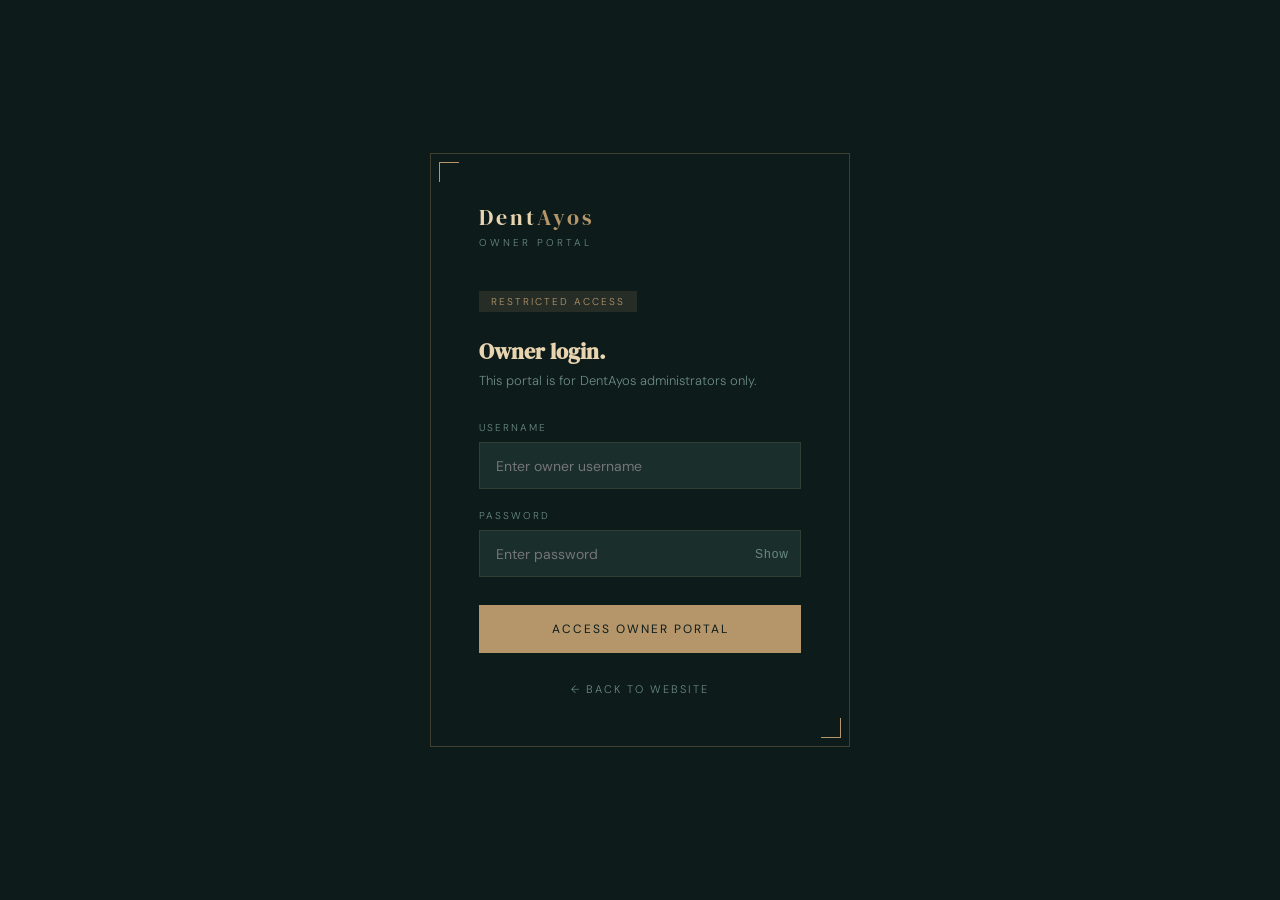
<file: owner.html>
<!DOCTYPE html>
<html lang="en">

<head>
  <meta charset="UTF-8">
  <meta http-equiv="Cache-Control" content="no-cache, no-store, must-revalidate">
  <meta http-equiv="Pragma" content="no-cache">
  <meta http-equiv="Expires" content="0">
  <meta name="viewport" content="width=device-width, initial-scale=1.0">
  <meta name="robots" content="noindex">
  <meta name="description"
    content="DentAyos Owner Portal — restricted admin access for managing clinic accounts, tracking revenue, and monitoring platform activity.">
  <link rel="icon" href="images/favicon.ico" sizes="any">
  <link rel="icon" type="image/png" sizes="32x32" href="images/favicon-32x32.png">
  <link rel="icon" type="image/png" sizes="16x16" href="images/favicon-16x16.png">
  <link rel="apple-touch-icon" sizes="180x180" href="images/apple-touch-icon.png">
  <title>DentAyos — Owner Portal</title>
  <link
    href="https://fonts.googleapis.com/css2?family=DM+Serif+Display:ital@0;1&family=DM+Sans:wght@300;400;500&display=swap"
    rel="stylesheet">
  <link rel="stylesheet" href="css/shared.css">
  <style>
    /* PAGE-SPECIFIC: owner.html only */

    /* Body needs flex for sidebar layout */
    body {
      display: flex;
    }

    /* OWNER BADGE (login screen) */
    .owner-badge {
      display: inline-block;
      font-size: 10px;
      letter-spacing: 2px;
      text-transform: uppercase;
      background: rgba(180, 150, 106, 0.15);
      color: var(--gold);
      padding: 4px 12px;
      margin-bottom: 1.5rem;
    }

    /* SIDEBAR OVERRIDES — owner portal uses gold accent instead of teal */
    .sidebar-logo p {
      color: var(--gold);
    }

    .staff-avatar {
      background: var(--gold);
      color: var(--dark);
    }

    .staff-info span {
      color: var(--gold);
    }

    /* STAT CARD VARIANTS — owner uses .success and .warning (not .success-card) */
    .stat-card.success .stat-value {
      color: var(--success);
    }

    .stat-card.warning .stat-value {
      color: var(--warning);
    }

    /* PANEL — owner panels have bottom margin */
    .panel {
      margin-bottom: 1.5rem;
    }

    /* CLINIC TABLE */
    .clinic-table {
      width: 100%;
      border-collapse: collapse;
    }

    .clinic-table th {
      font-size: 10px;
      letter-spacing: 2px;
      text-transform: uppercase;
      color: var(--teal);
      text-align: left;
      padding: 0 1rem 1rem 0;
      font-weight: 400;
    }

    .clinic-table td {
      padding: 0.85rem 1rem 0.85rem 0;
      border-top: 0.5px solid var(--border);
      font-size: 13px;
      color: var(--cream);
      vertical-align: middle;
    }

    .clinic-table tr:hover td {
      background: rgba(180, 150, 106, 0.03);
    }

    .clinic-name {
      font-weight: 500;
    }

    .clinic-meta {
      font-size: 11px;
      color: var(--teal);
      margin-top: 2px;
    }

    /* STATUS BADGE VARIANTS — owner adds trial and overdue */
    .status-badge.trial {
      background: rgba(180, 150, 106, 0.15);
      color: var(--gold);
    }

    .status-badge.overdue {
      background: rgba(163, 45, 45, 0.15);
      color: #E24B4A;
    }

    /* ACTION BUTTON — owner danger variant */
    .action-btn {
      margin-right: 4px;
    }

    .action-btn.danger:hover {
      border-color: #E24B4A;
      color: #E24B4A;
    }

    /* REVENUE */
    .revenue-row {
      display: flex;
      justify-content: space-between;
      align-items: center;
      padding: 0.85rem 0;
      border-bottom: 0.5px solid var(--border);
    }

    .revenue-row:last-child {
      border-bottom: none;
    }

    .revenue-clinic {
      font-size: 13px;
      color: var(--cream);
    }

    .revenue-plan {
      font-size: 11px;
      color: var(--teal);
      margin-top: 2px;
    }

    .revenue-amount {
      font-family: 'DM Serif Display', serif;
      font-size: 18px;
      color: var(--gold);
    }

    .revenue-status {
      font-size: 11px;
      color: var(--teal);
      text-align: right;
      margin-top: 2px;
    }

    /* ACTIVITY */
    .activity-list {
      display: flex;
      flex-direction: column;
      gap: 0.75rem;
    }

    .activity-item {
      display: flex;
      gap: 1rem;
      align-items: flex-start;
      padding: 0.85rem 1rem;
      border: 0.5px solid var(--border);
    }

    .activity-dot {
      width: 8px;
      height: 8px;
      border-radius: 50%;
      flex-shrink: 0;
      margin-top: 4px;
    }

    .activity-dot.new {
      background: var(--success);
    }

    .activity-dot.payment {
      background: var(--gold);
    }

    .activity-dot.alert {
      background: #E24B4A;
    }

    .activity-dot.info {
      background: var(--teal);
    }

    .activity-text p {
      font-size: 13px;
      color: var(--cream);
      line-height: 1.5;
    }

    .activity-text span {
      font-size: 11px;
      color: var(--teal);
      margin-top: 2px;
      display: block;
    }

    /* SECTION SWITCHING */
    .section-content {
      display: none;
    }

    .section-content.active {
      display: block;
    }

    /* RESPONSIVE — owner-specific override */
    @media (max-width: 768px) {
      .sidebar {
        position: fixed;
      }

      body {
        display: block;
      }
    }
  </style>
</head>

<body>

  <!-- LOGIN -->
  <div class="login-screen" id="login-screen">
    <div class="login-box">
      <div class="login-logo">Dent<span>Ayos</span></div>
      <div class="login-subtitle">Owner Portal</div>
      <div class="owner-badge">Restricted Access</div>
      <h2>Owner login.</h2>
      <p>This portal is for DentAyos administrators only.</p>
      <div class="login-form-group">
        <label>Username</label>
        <input type="text" id="login-user" placeholder="Enter owner username">
      </div>
      <div class="login-form-group">
        <label>Password</label>
        <div style="position:relative;">
          <input type="password" id="login-pass" placeholder="Enter password" style="padding-right:3rem;">
          <button id="toggle-pw"
            style="position:absolute;right:0.75rem;top:50%;transform:translateY(-50%);background:none;border:none;color:var(--teal);cursor:pointer;font-size:12px;letter-spacing:1px;">Show</button>
        </div>
      </div>
      <button class="login-btn" id="login-btn">Access Owner Portal</button>
      <div class="login-error" id="login-error">Incorrect credentials.</div>
      <div style="text-align:center;margin-top:1.5rem;">
        <a href="javascript:void(0)" id="back-to-website"
          style="font-size:11px;letter-spacing:2px;text-transform:uppercase;color:var(--teal);text-decoration:none;transition:color 0.2s;">←
          Back to Website</a>
      </div>
    </div>
  </div>

  <!-- SIDEBAR TOGGLE -->
  <button class="sidebar-toggle" id="sidebar-toggle" title="Toggle sidebar">☰</button>

  <!-- SIDEBAR -->
  <aside class="sidebar" id="sidebar">
    <div class="sidebar-logo">
      <h1>Dent<span>Ayos</span></h1>
      <p>Owner Portal</p>
    </div>
    <nav class="sidebar-nav">
      <div class="nav-item active" id="nav-dashboard">
        <svg class="nav-icon" viewBox="0 0 16 16" fill="none" stroke="currentColor" stroke-width="1.2">
          <rect x="1" y="1" width="6" height="6" rx="1" />
          <rect x="9" y="1" width="6" height="6" rx="1" />
          <rect x="1" y="9" width="6" height="6" rx="1" />
          <rect x="9" y="9" width="6" height="6" rx="1" />
        </svg>
        Dashboard
      </div>
      <div class="nav-item" id="nav-clinics">
        <svg class="nav-icon" viewBox="0 0 16 16" fill="none" stroke="currentColor" stroke-width="1.2">
          <path d="M2 14V6l6-4 6 4v8" />
          <rect x="5" y="9" width="3" height="5" />
          <rect x="8" y="9" width="3" height="5" />
        </svg>
        Clinics
      </div>
      <div class="nav-item" id="nav-revenue">
        <svg class="nav-icon" viewBox="0 0 16 16" fill="none" stroke="currentColor" stroke-width="1.2">
          <path d="M8 1v14M4 5h6a2 2 0 010 4H6a2 2 0 000 4h6" />
        </svg>
        Revenue
      </div>
      <div class="nav-item" id="nav-activity">
        <svg class="nav-icon" viewBox="0 0 16 16" fill="none" stroke="currentColor" stroke-width="1.2">
          <polyline points="1,8 4,4 7,9 10,5 13,8 15,6" />
        </svg>
        Activity
      </div>
    </nav>
    <div class="sidebar-footer">
      <div class="staff-badge">
        <div class="staff-avatar">V</div>
        <div class="staff-info">
          <p id="owner-name">Ver</p>
          <span>DentAyos Owner</span>
        </div>
      </div>
      <a href="javascript:void(0)" id="btn-website" class="logout-btn"
        style="display:inline-block;text-align:center;text-decoration:none;margin-bottom:.5rem;">← Website</a>
      <button class="logout-btn" id="btn-logout">← Log Out</button>
    </div>
  </aside>

  <!-- MAIN -->
  <main class="main" id="main">

    <!-- DASHBOARD -->
    <div id="section-dashboard" class="section-content active">
      <div class="topbar">
        <div>
          <h2 id="owner-greeting">Good morning, Ver. 👑</h2>
          <p>Here's your DentAyos platform overview.</p>
        </div>
        <div class="topbar-right">
          <div class="date-badge" id="today-date"></div>
          <button class="add-btn" id="btn-add-clinic-dash">+ Add Clinic</button>
        </div>
      </div>
      <div class="stats">
        <div class="stat-card highlight">
          <div class="stat-label">Total Clinics</div>
          <div class="stat-value" id="stat-clinics">3</div>
          <div class="stat-sub">1 on trial</div>
        </div>
        <div class="stat-card success">
          <div class="stat-label">Monthly Revenue</div>
          <div class="stat-value" id="stat-revenue">₱9,000</div>
          <div class="stat-sub">From 3 active clinics</div>
        </div>
        <div class="stat-card">
          <div class="stat-label">Total Patients</div>
          <div class="stat-value">72</div>
          <div class="stat-sub">Across all clinics</div>
        </div>
        <div class="stat-card warning">
          <div class="stat-label">Overdue Payments</div>
          <div class="stat-value">1</div>
          <div class="stat-sub">Requires follow-up</div>
        </div>
      </div>
      <div class="content-grid">
        <div class="panel full-width">
          <div class="panel-header">
            <h3>Clinic Accounts</h3><span id="clinic-count">3 total</span>
          </div>
          <div class="panel-body">
            <table class="clinic-table">
              <thead>
                <tr>
                  <th>Clinic</th>
                  <th>Plan</th>
                  <th>Monthly Fee</th>
                  <th>Patients</th>
                  <th>Since</th>
                  <th>Status</th>
                  <th>Action</th>
                </tr>
              </thead>
              <tbody id="clinic-tbody-dash"></tbody>
            </table>
          </div>
        </div>
        <div class="panel">
          <div class="panel-header">
            <h3>Revenue Breakdown</h3><span>This month</span>
          </div>
          <div class="panel-body" id="revenue-breakdown"></div>
        </div>
        <div class="panel">
          <div class="panel-header">
            <h3>Recent Activity</h3><span>Platform-wide</span>
          </div>
          <div class="panel-body">
            <div class="activity-list" id="activity-dash"></div>
          </div>
        </div>
      </div>
    </div>

    <!-- CLINICS -->
    <div id="section-clinics" class="section-content">
      <div class="topbar">
        <div>
          <h2>Clinics</h2>
          <p>All registered clinic accounts on DentAyos.</p>
        </div>
        <div class="topbar-right">
          <div class="date-badge" id="today-date-c"></div>
          <button class="add-btn" id="btn-add-clinic-clinics">+ Add Clinic</button>
        </div>
      </div>
      <div class="panel">
        <div class="panel-header">
          <h3>All Clinic Accounts</h3><span id="clinic-count-full">3 total</span>
        </div>
        <div class="panel-body">
          <table class="clinic-table">
            <thead>
              <tr>
                <th>Clinic</th>
                <th>Owner / Contact</th>
                <th>Plan</th>
                <th>Monthly Fee</th>
                <th>Patients</th>
                <th>Since</th>
                <th>Status</th>
                <th>Action</th>
              </tr>
            </thead>
            <tbody id="clinic-tbody-full"></tbody>
          </table>
        </div>
      </div>
    </div>

    <!-- REVENUE -->
    <div id="section-revenue" class="section-content">
      <div class="topbar">
        <div>
          <h2>Revenue</h2>
          <p>Monthly income across all clinic subscriptions.</p>
        </div>
        <div class="topbar-right">
          <div class="date-badge" id="today-date-r"></div>
        </div>
      </div>
      <div class="stats">
        <div class="stat-card highlight">
          <div class="stat-label">This Month</div>
          <div class="stat-value" id="rev-total">₱9,000</div>
          <div class="stat-sub" id="rev-total-sub">3 active subscriptions</div>
        </div>
        <div class="stat-card success">
          <div class="stat-label">Collected</div>
          <div class="stat-value" id="rev-collected">₱6,000</div>
          <div class="stat-sub" id="rev-collected-sub">2 clinics paid</div>
        </div>
        <div class="stat-card warning">
          <div class="stat-label">Pending</div>
          <div class="stat-value" id="rev-pending">₱3,000</div>
          <div class="stat-sub" id="rev-pending-sub">1 clinic overdue</div>
        </div>
        <div class="stat-card">
          <div class="stat-label">Setup Fees (Total)</div>
          <div class="stat-value" id="rev-setup">₱13,000</div>
          <div class="stat-sub">One-time collected</div>
        </div>
      </div>
      <div class="panel">
        <div class="panel-header">
          <h3>Per Clinic Revenue</h3><span>March 2026</span>
        </div>
        <div class="panel-body" id="revenue-full"></div>
      </div>
    </div>

    <!-- ACTIVITY -->
    <div id="section-activity" class="section-content">
      <div class="topbar">
        <div>
          <h2>Activity</h2>
          <p>All platform-wide events and alerts.</p>
        </div>
        <div class="topbar-right">
          <div class="date-badge" id="today-date-a"></div>
        </div>
      </div>
      <div class="panel">
        <div class="panel-header">
          <h3>Activity Log</h3><span>All events</span>
        </div>
        <div class="panel-body">
          <div class="activity-list" id="activity-full"></div>
        </div>
      </div>
    </div>

  </main>

  <!-- ADD CLINIC MODAL -->
  <div class="modal-overlay" id="modal-add-clinic">
    <div class="modal">
      <button class="modal-close" id="btn-close-add-clinic">✕</button>
      <h3>Add New Clinic</h3>
      <p>Register a new clinic account on DentAyos.</p>
      <div class="form-row">
        <div class="form-group">
          <label>Clinic Name</label>
          <input type="text" id="new-clinic-name" placeholder="e.g. Smile Dental Clinic">
        </div>
        <div class="form-group">
          <label>Owner / Contact</label>
          <input type="text" id="new-clinic-owner" placeholder="e.g. Dr. Santos">
        </div>
      </div>
      <div class="form-row">
        <div class="form-group">
          <label>Location</label>
          <input type="text" id="new-clinic-location" placeholder="e.g. Quezon City">
        </div>
        <div class="form-group">
          <label>Plan</label>
          <select id="new-clinic-plan">
            <option value="Pilot">Pilot — ₱1,500/mo</option>
            <option value="Standard">Standard — ₱3,000/mo</option>
          </select>
        </div>
      </div>
      <div class="form-group">
        <label>Contact Number</label>
        <input type="text" id="new-clinic-contact" placeholder="09XX XXX XXXX">
      </div>
      <div class="modal-actions">
        <button class="btn-cancel" id="btn-cancel-add-clinic">Cancel</button>
        <button class="btn-save" id="btn-save-add-clinic">Add Clinic</button>
      </div>
    </div>
  </div>

  <!-- TOAST -->
  <div class="toast" id="toast"></div>

  <!-- BACK TO TOP -->
  <button id="back-to-top" title="Back to top" aria-label="Back to top">&#8679;</button>


  <!-- LOGOUT OVERLAY -->
  <div class="logout-overlay" id="logout-overlay">
    <div class="logout-spinner"></div>
    <div class="logout-msg">Returning to website...</div>
  </div>
  <script src="js/owner.js"></script>
</body>

</html>
</file>
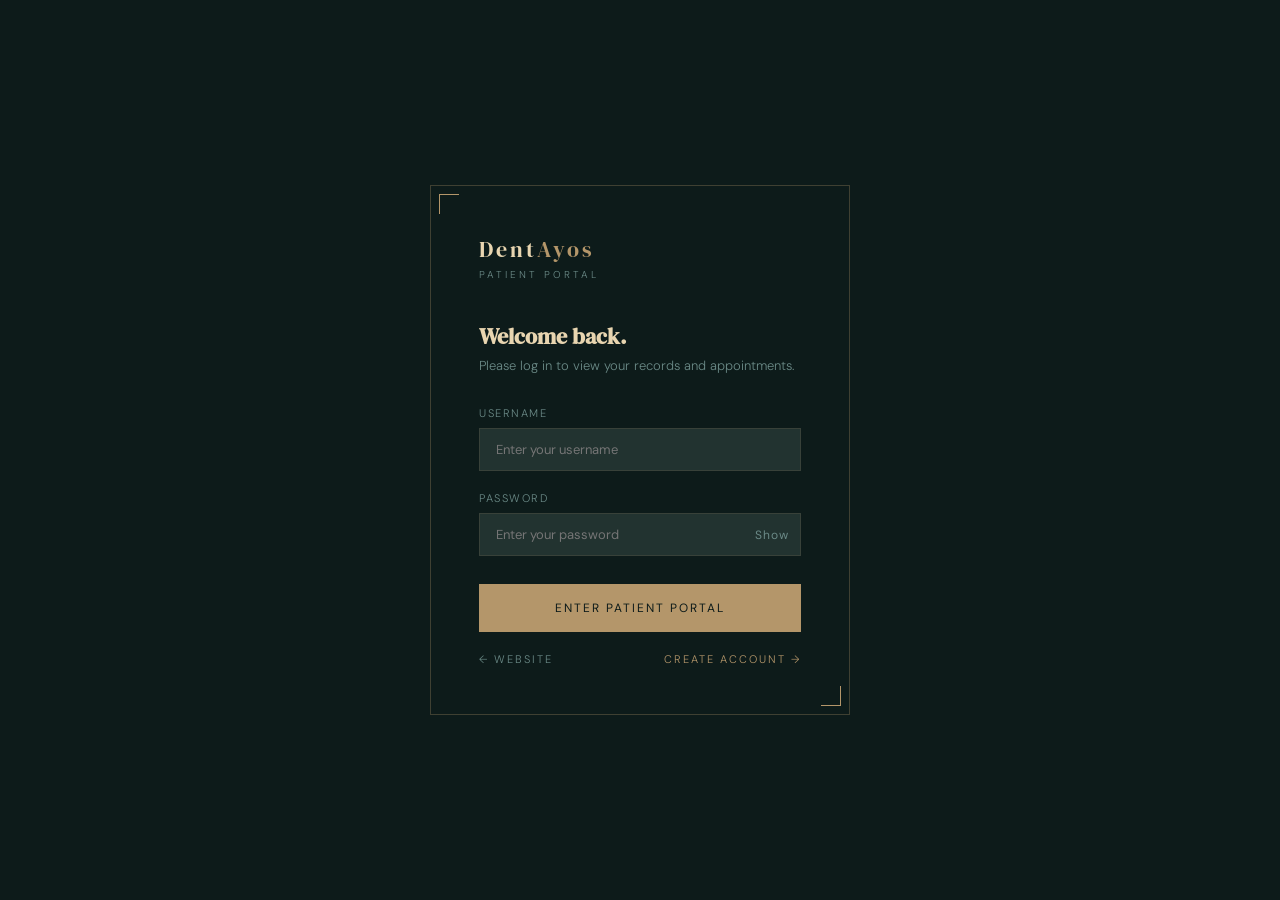
<file: patient.html>
<!DOCTYPE html>
<html lang="en">
<head>
<meta charset="UTF-8">
<meta http-equiv="Cache-Control" content="no-cache, no-store, must-revalidate">
<meta http-equiv="Pragma" content="no-cache">
<meta http-equiv="Expires" content="0">
<meta name="viewport" content="width=device-width, initial-scale=1.0">
<meta name="robots" content="noindex">
<meta name="description" content="DentAyos Patient Portal — log in or register to view your dental records, book appointments, and receive clinic reminders online.">
<link rel="icon" href="images/favicon.ico" sizes="any">
<link rel="icon" type="image/png" sizes="32x32" href="images/favicon-32x32.png">
<link rel="icon" type="image/png" sizes="16x16" href="images/favicon-16x16.png">
<link rel="apple-touch-icon" sizes="180x180" href="images/apple-touch-icon.png">
<title>DentAyos — Patient Portal</title>
<link href="https://fonts.googleapis.com/css2?family=DM+Serif+Display:ital@0;1&family=DM+Sans:wght@300;400;500&display=swap" rel="stylesheet">
<link rel="stylesheet" href="css/shared.css">
<style>
  /* PAGE-SPECIFIC: patient.html only */

  /* PASSWORD TOGGLE */
  .pw-wrap { position: relative; }
  .pw-wrap input { padding-right: 3rem; }
  .pw-toggle {
    position: absolute; right: 0.75rem; top: 50%; transform: translateY(-50%);
    background: none; border: none; color: var(--teal); cursor: pointer;
    font-size: 12px; letter-spacing: 1px; font-family: 'DM Sans', sans-serif;
  }

  /* LOGIN BACK LINK ROW */
  .login-back { text-align: center; margin-top: 1.5rem; }
  .login-back a { font-size: 11px; letter-spacing: 2px; text-transform: uppercase; color: var(--teal); text-decoration: none; transition: color 0.2s; }
  .login-back a:hover { color: var(--gold); }

  /* PORTAL WRAPPER */
  .portal { display: none; }
  .portal.active { display: block; }

  /* TOP NAV (patient portal — different from sidebar nav) */
  nav {
    padding: 1.5rem 3rem;
    border-bottom: 0.5px solid var(--border);
    display: flex; justify-content: space-between; align-items: center;
    background: rgba(13,27,26,0.95);
    position: sticky; top: 0; z-index: 100;
  }
  .nav-logo { font-family: 'DM Serif Display', serif; font-size: 20px; letter-spacing: 2px; color: var(--cream); text-decoration: none; }
  .nav-logo span { color: var(--gold); }
  .nav-right { display: flex; align-items: center; gap: 1.5rem; }
  .nav-patient { display: flex; align-items: center; gap: 10px; }
  .patient-avatar {
    width: 34px; height: 34px; border-radius: 50%;
    background: var(--dark3); border: 0.5px solid rgba(180,150,106,0.3);
    display: flex; align-items: center; justify-content: center;
    font-size: 12px; font-weight: 500; color: var(--gold);
  }
  .nav-patient p { font-size: 13px; color: var(--cream); }
  .nav-patient span { font-size: 11px; color: var(--teal); display: block; }
  .logout-link {
    font-size: 11px; letter-spacing: 1.5px; text-transform: uppercase;
    color: var(--teal); text-decoration: none;
    border: 0.5px solid var(--border); padding: 0.5rem 1rem;
    cursor: pointer; background: none; font-family: 'DM Sans', sans-serif; transition: all 0.2s;
  }
  .logout-link:hover { border-color: var(--gold); color: var(--gold); }

  /* PATIENT HERO BANNER */
  .patient-hero {
    background: var(--dark2); border-bottom: 0.5px solid var(--border);
    padding: 2.5rem 3rem;
    display: flex; justify-content: space-between; align-items: center;
    flex-wrap: wrap; gap: 1.5rem;
  }
  .patient-hero h1 { font-family: 'DM Serif Display', serif; font-size: 30px; color: var(--cream); }
  .patient-hero h1 em { font-style: italic; color: var(--gold); }
  .patient-hero p { font-size: 13px; color: var(--teal); margin-top: 6px; }
  .next-appt { border: 0.5px solid rgba(180,150,106,0.3); padding: 1.25rem 2rem; text-align: center; }
  .next-appt .label { font-size: 10px; letter-spacing: 2px; text-transform: uppercase; color: var(--teal); margin-bottom: 6px; }
  .next-appt .date { font-family: 'DM Serif Display', serif; font-size: 22px; color: var(--gold); }
  .next-appt .time { font-size: 12px; color: var(--teal); margin-top: 4px; }

  /* LAYOUT */
  .container { max-width: 1100px; margin: 0 auto; padding: 2.5rem 3rem; }
  .grid { display: grid; grid-template-columns: 1fr 1fr; gap: 1.5rem; margin-bottom: 1.5rem; }
  .full { grid-column: 1 / -1; }

  /* PATIENT RECORD ROWS */
  .record-row {
    display: flex; justify-content: space-between; align-items: flex-start;
    padding: 1rem 0; border-bottom: 0.5px solid var(--border);
  }
  .record-row:last-child { border-bottom: none; padding-bottom: 0; }
  .record-label { font-size: 11px; letter-spacing: 1.5px; text-transform: uppercase; color: var(--teal); margin-bottom: 4px; }
  .record-value { font-size: 14px; color: var(--cream); }
  .record-badge { font-size: 10px; letter-spacing: 1px; text-transform: uppercase; padding: 3px 10px; background: rgba(29,158,117,0.12); color: #1D9E75; align-self: center; }

  /* PROCEDURE TAG & NOTE */
  .procedure-tag { font-size: 10px; letter-spacing: 1px; text-transform: uppercase; border: 0.5px solid rgba(180,150,106,0.3); color: var(--gold); padding: 3px 10px; display: inline-block; }
  .note-text { font-size: 12px; color: var(--teal); }

  /* CALENDAR */
  .cal-header { display: flex; justify-content: space-between; align-items: center; margin-bottom: 1rem; }
  .cal-month { font-family: 'DM Serif Display', serif; font-size: 16px; color: var(--cream); }
  .cal-sub { font-size: 11px; color: var(--teal); }
  .cal-day-labels { display: grid; grid-template-columns: repeat(7, 1fr); gap: 4px; margin-bottom: 6px; }
  .cal-day-lbl { text-align: center; font-size: 9px; letter-spacing: 1.5px; text-transform: uppercase; color: var(--muted); padding: 0.25rem 0; }
  .date-grid { display: grid; grid-template-columns: repeat(7, 1fr); gap: 4px; margin-bottom: 1.5rem; }
  .date-cell { text-align: center; padding: 0.55rem 0.25rem; border: 0.5px solid var(--border); cursor: pointer; font-size: 13px; color: var(--teal); transition: all 0.2s; border-radius: 2px; }
  .date-cell:hover { border-color: rgba(180,150,106,0.45); color: var(--cream); background: rgba(180,150,106,0.05); }
  .date-cell.selected { border-color: var(--gold); color: var(--dark); background: var(--gold); font-weight: 500; }
  .date-cell.today { border-color: rgba(29,158,117,0.4); color: var(--success); }
  .date-cell.today.selected { background: var(--gold); color: var(--dark); border-color: var(--gold); }
  .date-cell.past { opacity: 0.25; cursor: default; pointer-events: none; }
  .date-cell.empty { border-color: transparent; cursor: default; }

  /* TIME SLOTS */
  .time-grid { display: grid; grid-template-columns: repeat(4, 1fr); gap: 8px; margin-bottom: 1.5rem; }
  .time-slot { text-align: center; padding: 0.65rem; border: 0.5px solid var(--border); cursor: pointer; font-size: 12px; color: var(--teal); transition: all 0.2s; border-radius: 2px; }
  .time-slot:hover { border-color: rgba(180,150,106,0.4); color: var(--cream); background: rgba(180,150,106,0.05); }
  .time-slot.selected { border-color: var(--gold); color: var(--dark); background: var(--gold); }
  .time-slot.taken { opacity: 0.25; cursor: default; pointer-events: none; text-decoration: line-through; }

  /* CONCERN SELECT & BOOK BUTTON */
  .concern-select {
    width: 100%; background: var(--dark3); border: 0.5px solid var(--border);
    color: var(--cream); font-family: 'DM Sans', sans-serif;
    font-size: 13px; padding: 0.75rem 1rem; outline: none;
    margin-bottom: 1.5rem; transition: border-color 0.2s;
  }
  .concern-select:focus { border-color: var(--gold); }
  .concern-select option { background: var(--dark2); }
  .book-btn {
    width: 100%; background: var(--gold); border: none; color: var(--dark);
    font-family: 'DM Sans', sans-serif; font-size: 12px;
    letter-spacing: 1.5px; text-transform: uppercase;
    padding: 1rem; cursor: pointer; transition: background 0.2s;
  }
  .book-btn:hover { background: var(--cream); }

  /* TREATMENT HISTORY TIMELINE */
  .timeline { display: flex; flex-direction: column; gap: 0; }
  .tl-item { display: flex; gap: 1.25rem; align-items: flex-start; padding-bottom: 1.75rem; position: relative; }
  .tl-item:last-child { padding-bottom: 0; }
  .tl-item:not(:last-child)::before { content: ''; position: absolute; left: 15px; top: 32px; bottom: 0; width: 0.5px; background: var(--border); }
  .tl-dot { width: 32px; height: 32px; border-radius: 50%; border: 0.5px solid rgba(180,150,106,0.4); background: var(--dark2); display: flex; align-items: center; justify-content: center; flex-shrink: 0; font-size: 14px; position: relative; z-index: 1; }
  .tl-card { flex: 1; background: var(--dark3); border: 0.5px solid var(--border); padding: 1rem 1.25rem; }
  .tl-card-top { display: flex; justify-content: space-between; align-items: center; margin-bottom: 0.5rem; }
  .tl-date { font-size: 11px; letter-spacing: 1px; color: var(--teal); }
  .tl-note { font-size: 13px; color: var(--teal); line-height: 1.6; margin-top: 0.4rem; }

  /* NOTIFICATIONS */
  .notif-list { display: flex; flex-direction: column; gap: 0.75rem; }
  .notif-item { display: flex; gap: 1rem; align-items: flex-start; padding: 1rem; border: 0.5px solid var(--border); }
  .notif-dot { width: 8px; height: 8px; border-radius: 50%; background: var(--gold); flex-shrink: 0; margin-top: 4px; }
  .notif-dot.read { background: var(--muted); }
  .notif-text p { font-size: 13px; color: var(--cream); line-height: 1.5; }
  .notif-text span { font-size: 11px; color: var(--teal); margin-top: 2px; display: block; }

  /* RESPONSIVE — patient-specific overrides */
  @media (max-width: 768px) {
    nav, .patient-hero, .container { padding: 1.25rem 1.5rem; }
    .grid { grid-template-columns: 1fr; }
    .date-grid { grid-template-columns: repeat(4, 1fr); }
    .time-grid { grid-template-columns: repeat(3, 1fr); }
  }
</style>
</head>
<body>

<div class="login-screen" id="login-screen" role="main" aria-label="Patient Portal login">
  <div class="login-box">
    <div class="login-logo">Dent<span>Ayos</span></div>
    <div class="login-subtitle">Patient Portal</div>
    <h2>Welcome back.</h2>
    <p>Please log in to view your records and appointments.</p>
    <div class="form-group">
      <label>Username</label>
      <input type="text" id="login-user" placeholder="Enter your username" required autocomplete="username" aria-required="true" aria-describedby="login-error">
    </div>
    <div class="form-group">
      <label>Password</label>
      <div class="pw-wrap">
        <input type="password" id="login-pass" placeholder="Enter your password" required autocomplete="current-password" aria-required="true" aria-describedby="login-error">
        <button class="pw-toggle" id="pw-toggle" type="button" aria-label="Show password">Show</button>
      </div>
    </div>
    <button class="login-btn" id="login-btn" type="button">Enter Patient Portal</button>
    <div class="login-error" id="login-error" role="alert" aria-live="polite">Incorrect username or password.</div>
    <div class="login-back" style="margin-top:1.25rem;display:flex;justify-content:space-between;align-items:center;">
      <a href="javascript:void(0)" id="btn-goto-website-login" style="font-size:11px;letter-spacing:2px;text-transform:uppercase;color:var(--teal);text-decoration:none;">← Website</a>
      <a href="javascript:void(0)" id="btn-show-signup" style="font-size:11px;letter-spacing:2px;text-transform:uppercase;color:var(--gold);text-decoration:none;">Create Account →</a>
    </div>
  </div>
</div>

<!-- CREATE ACCOUNT SCREEN -->
<div class="login-screen" id="signup-screen" style="display:none;" role="main" aria-label="Create patient account">
  <div class="login-box">
    <div class="login-logo">Dent<span>Ayos</span></div>
    <div class="login-subtitle">Patient Portal</div>
    <h2>Create account.</h2>
    <p>Register to access your dental records and book appointments.</p>
    <div class="form-group">
      <label>Full Name</label>
      <input type="text" id="signup-name" placeholder="e.g. Maria Santos" required aria-required="true" autocomplete="name" aria-describedby="signup-error">
    </div>
    <div style="display:grid;grid-template-columns:1fr 1fr;gap:1rem;">
      <div class="form-group">
        <label>Age</label>
        <input type="number" id="signup-age" placeholder="e.g. 32" min="1" max="120" aria-describedby="signup-error">
      </div>
      <div class="form-group">
        <label>Contact Number</label>
        <input type="text" id="signup-contact" placeholder="09XX XXX XXXX" pattern="^09\d{2}[\s-]?\d{3}[\s-]?\d{4}$" title="Enter a valid PH mobile number, e.g. 09XX XXX XXXX" autocomplete="tel" aria-describedby="signup-error">
      </div>
    </div>
    <div class="form-group">
      <label>Primary Concern</label>
      <select id="signup-concern" aria-label="Primary dental concern" style="width:100%;background:var(--dark2);border:0.5px solid var(--border);color:var(--cream);font-family:'DM Sans',sans-serif;font-size:14px;padding:0.85rem 1rem;outline:none;">
        <option>Dental Cleaning</option>
        <option>Tooth Extraction</option>
        <option>Braces Consultation</option>
        <option>Veneers</option>
        <option>Whitening</option>
        <option>Filling</option>
        <option>Root Canal</option>
        <option>Aesthetic Consultation</option>
      </select>
    </div>
    <div class="form-group">
      <label>Username</label>
      <input type="text" id="signup-user" placeholder="e.g. maria.santos" required aria-required="true" pattern="^[a-zA-Z0-9._\-]{3,30}$" title="3–30 characters: letters, numbers, dots, hyphens, or underscores" autocomplete="username" aria-describedby="signup-error">
    </div>
    <div class="form-group">
      <label>Password</label>
      <div class="pw-wrap">
        <input type="password" id="signup-pass" placeholder="Create a password (min. 8 characters)" required aria-required="true" minlength="8" autocomplete="new-password" aria-describedby="signup-error">
        <button class="pw-toggle" id="signup-pw-toggle" type="button" aria-label="Show password">Show</button>
      </div>
    </div>
    <button class="login-btn" id="signup-btn" type="button">Create Account</button>
    <div class="login-error" id="signup-error" role="alert" aria-live="polite">Please fill in all fields.</div>
    <div class="login-back" style="margin-top:1.25rem;display:flex;justify-content:space-between;align-items:center;">
      <a href="javascript:void(0)" id="btn-goto-website-signup" style="font-size:11px;letter-spacing:2px;text-transform:uppercase;color:var(--teal);text-decoration:none;">← Website</a>
      <a href="javascript:void(0)" id="btn-back-to-login" style="font-size:11px;letter-spacing:2px;text-transform:uppercase;color:var(--gold);text-decoration:none;">← Back to Login</a>
    </div>
  </div>
</div>

<div class="portal" id="portal">
  <nav>
    <a href="#" class="nav-logo">Dent<span>Ayos</span></a>
    <div class="nav-right">
      <div class="nav-patient">
        <div class="patient-avatar" id="nav-avatar" aria-hidden="true">?</div>
        <div><p id="nav-name">—</p><span>Patient</span></div>
      </div>
      <button class="logout-link" id="logout-btn" aria-label="Log out of Patient Portal">Log Out</button>
    </div>
  </nav>

  <div class="patient-hero">
    <div>
      <h1 id="hero-greeting">Welcome back, <em>—</em></h1>
      <p>Your dental records and appointments are all in one place.</p>
    </div>
    <div class="next-appt">
      <div class="label">Next Appointment</div>
      <div class="date" id="next-date">—</div>
      <div class="time" id="next-time">—</div>
    </div>
  </div>

  <div class="container">
    <div class="grid">
      <div class="panel">
        <div class="panel-header"><h3>My Record</h3><span>Up to date</span></div>
        <div class="panel-body" id="record-body"></div>
      </div>
      <div class="panel">
        <div class="panel-header"><h3>Reminders & Notifications</h3><span id="notif-count">—</span></div>
        <div class="panel-body"><div class="notif-list" id="notif-list"></div></div>
      </div>
      <div class="panel full">
        <div class="panel-header"><h3>Treatment History</h3><span id="history-count">—</span></div>
        <div class="panel-body">
          <div class="timeline" id="history-timeline"></div>
        </div>
      </div>
      <div class="panel full">
        <div class="panel-header"><h3>Book an Appointment</h3><span>Select a date and time</span></div>
        <div class="panel-body">
          <div class="cal-header">
            <div>
              <div class="cal-month">March 2026</div>
              <div class="cal-sub">Select an available date</div>
            </div>
            <div style="font-size:11px;letter-spacing:1.5px;text-transform:uppercase;color:var(--teal);border:0.5px solid var(--border);padding:.35rem .85rem;">Mar 2026</div>
          </div>
          <div class="cal-day-labels">
            <div class="cal-day-lbl">Sun</div><div class="cal-day-lbl">Mon</div><div class="cal-day-lbl">Tue</div>
            <div class="cal-day-lbl">Wed</div><div class="cal-day-lbl">Thu</div><div class="cal-day-lbl">Fri</div><div class="cal-day-lbl">Sat</div>
          </div>
          <div class="date-grid" id="date-grid"></div>
          <p style="font-size:11px;letter-spacing:1.5px;text-transform:uppercase;color:var(--teal);margin-bottom:.75rem;">Available time slots</p>
          <div class="time-grid">
            <div class="time-slot taken">9:00 AM</div>
            <div class="time-slot taken">10:00 AM</div>
            <div class="time-slot taken">11:00 AM</div>
            <div class="time-slot">1:00 PM</div>
            <div class="time-slot">2:00 PM</div>
            <div class="time-slot taken">3:00 PM</div>
            <div class="time-slot">4:00 PM</div>
            <div class="time-slot">5:00 PM</div>
          </div>
          <p style="font-size:11px;letter-spacing:1.5px;text-transform:uppercase;color:var(--teal);margin-bottom:.75rem;">Concern / Procedure</p>
          <select class="concern-select" id="concern-select" aria-label="Select concern or procedure">
            <option>Dental Cleaning</option><option>Tooth Extraction</option>
            <option>Braces Consultation</option><option>Veneers</option>
            <option>Whitening</option><option>Filling</option>
            <option>Root Canal</option><option>Aesthetic Consultation</option>
            <option>Follow-up / Checkup</option>
          </select>
          <div id="booking-summary" style="display:none;background:var(--dark3);border:0.5px solid rgba(180,150,106,0.2);padding:.85rem 1rem;margin-bottom:1rem;font-size:13px;color:var(--teal);"></div>
          <button class="book-btn" id="book-btn" type="button" aria-label="Confirm appointment booking">Confirm Appointment</button>
        </div>
      </div>
    </div>
  </div>
</div>

<div class="toast" id="toast"></div>

<!-- BACK TO TOP -->
<button id="back-to-top" title="Back to top" aria-label="Back to top">&#8679;</button>


<!-- LOGOUT OVERLAY -->
<div class="logout-overlay" id="logout-overlay" role="status" aria-live="polite" aria-label="Redirecting to website"><div class="logout-spinner"></div><div class="logout-msg">Returning to website...</div></div>
<script src="js/patient.js"></script>
</body>
</html>
</file>
<file: css/shared.css>
/* =============================================================
   DentAyos — Shared Styles
   Used by: clinic.html, patient.html, owner.html, architecture.html
   Do not add page-specific styles here.
   ============================================================= */

/* ROOT VARIABLES */
:root {
  --dark:    #0D1B1A;
  --dark2:   #1A2E2C;
  --dark3:   #223330;
  --gold:    #B4966A;
  --cream:   #E8D5B0;
  --teal:    #6B8A87;
  --muted:   #5A7875;
  --success: #1D9E75;
  --warning: #BA7517;
  --danger:  #A32D2D;
  --border:  rgba(180, 150, 106, 0.15);
}

/* RESET */
*, *::before, *::after {
  margin: 0;
  padding: 0;
  box-sizing: border-box;
}

/* BODY */
body {
  background: var(--dark);
  color: var(--cream);
  font-family: 'DM Sans', sans-serif;
  font-weight: 300;
  min-height: 100vh;
}

html, body { max-width: 100%; overflow-x: hidden; }

/* ── SIDEBAR ─────────────────────────────────────────────── */
.sidebar {
  width: 240px;
  min-height: 100vh;
  background: var(--dark2);
  border-right: 0.5px solid var(--border);
  display: flex;
  flex-direction: column;
  flex-shrink: 0;
  position: fixed;
  top: 0; left: 0; bottom: 0;
  transition: transform 0.3s ease;
  z-index: 50;
}
.sidebar.collapsed { transform: translateX(-240px); }

.sidebar-logo {
  padding: 2rem 1.5rem 1.5rem;
  border-bottom: 0.5px solid var(--border);
}
.sidebar-logo h1 {
  font-family: 'DM Serif Display', serif;
  font-size: 20px;
  letter-spacing: 2px;
  color: var(--cream);
}
.sidebar-logo h1 span { color: var(--gold); }
.sidebar-logo p {
  font-size: 10px;
  letter-spacing: 2px;
  text-transform: uppercase;
  color: var(--teal);
  margin-top: 4px;
}

.sidebar-nav { padding: 1.5rem 0; flex: 1; }

.nav-item {
  display: flex;
  align-items: center;
  gap: 12px;
  padding: 0.85rem 1.5rem;
  font-size: 13px;
  letter-spacing: 0.5px;
  color: var(--teal);
  cursor: pointer;
  border-left: 2px solid transparent;
  transition: all 0.2s;
}
.nav-item:hover { color: var(--cream); background: rgba(180, 150, 106, 0.05); }
.nav-item.active {
  color: var(--gold);
  border-left-color: var(--gold);
  background: rgba(180, 150, 106, 0.08);
}
.nav-icon { width: 16px; height: 16px; opacity: 0.7; }

.sidebar-footer {
  padding: 1.5rem;
  border-top: 0.5px solid var(--border);
}

.staff-badge { display: flex; align-items: center; gap: 10px; }
.staff-avatar {
  width: 32px; height: 32px;
  border-radius: 50%;
  background: var(--dark3);
  border: 0.5px solid var(--border);
  display: flex; align-items: center; justify-content: center;
  font-size: 12px; font-weight: 500; color: var(--gold);
  flex-shrink: 0;
}
.staff-info p  { font-size: 13px; color: var(--cream); }
.staff-info span { font-size: 11px; color: var(--teal); letter-spacing: 0.5px; }

.logout-btn {
  margin-top: 1rem;
  width: 100%;
  background: transparent;
  border: 0.5px solid var(--border);
  color: var(--teal);
  font-family: 'DM Sans', sans-serif;
  font-size: 11px;
  letter-spacing: 1.5px;
  text-transform: uppercase;
  padding: 0.6rem;
  cursor: pointer;
  transition: all 0.2s;
  text-decoration: none;
  display: block;
  text-align: center;
  box-sizing: border-box;
}
.logout-btn:hover { border-color: var(--gold); color: var(--gold); }

/* ── SIDEBAR TOGGLE ──────────────────────────────────────── */
.sidebar-toggle {
  position: fixed;
  top: 1.25rem;
  left: 252px;
  z-index: 200;
  background: var(--dark2);
  border: 0.5px solid var(--border);
  color: var(--teal);
  width: 28px; height: 28px;
  display: flex; align-items: center; justify-content: center;
  cursor: pointer;
  transition: left 0.3s ease, color 0.2s, border-color 0.2s;
  font-size: 14px;
}
.sidebar-toggle:hover { color: var(--gold); border-color: rgba(180, 150, 106, 0.4); }
.sidebar-toggle.collapsed { left: 12px; }

/* ── MAIN CONTENT AREA ───────────────────────────────────── */
.main {
  margin-left: 240px;
  flex: 1;
  padding: 2.5rem 3rem;
  min-height: 100vh;
  transition: margin-left 0.3s ease;
}
.main.expanded { margin-left: 0; }

/* ── TOPBAR ──────────────────────────────────────────────── */
.topbar {
  display: flex;
  justify-content: space-between;
  align-items: center;
  margin-bottom: 2.5rem;
}
.topbar h2 { font-family: 'DM Serif Display', serif; font-size: 28px; color: var(--cream); }
.topbar p  { font-size: 13px; color: var(--teal); margin-top: 4px; }
.topbar-right { display: flex; align-items: center; gap: 1rem; }

.date-badge {
  font-size: 11px;
  letter-spacing: 1.5px;
  text-transform: uppercase;
  color: var(--teal);
  border: 0.5px solid var(--border);
  padding: 0.5rem 1rem;
}

.add-btn {
  font-size: 11px;
  letter-spacing: 1.5px;
  text-transform: uppercase;
  color: var(--dark);
  background: var(--gold);
  border: none;
  padding: 0.6rem 1.25rem;
  cursor: pointer;
  font-family: 'DM Sans', sans-serif;
  transition: background 0.2s;
}
.add-btn:hover { background: var(--cream); }

/* ── STAT CARDS ──────────────────────────────────────────── */
.stats {
  display: grid;
  grid-template-columns: repeat(4, 1fr);
  gap: 1.25rem;
  margin-bottom: 2.5rem;
}
.stat-card {
  background: var(--dark2);
  border: 0.5px solid var(--border);
  padding: 1.75rem 1.75rem 1.5rem;
  position: relative;
  overflow: hidden;
  transition: border-color 0.2s;
}
.stat-card:hover { border-color: rgba(180, 150, 106, 0.3); }
.stat-card-icon {
  width: 36px; height: 36px;
  background: rgba(180, 150, 106, 0.08);
  border-radius: 4px;
  display: flex; align-items: center; justify-content: center;
  margin-bottom: 1.25rem;
}
.stat-card-icon svg { width: 18px; height: 18px; }
.stat-label  { font-size: 10px; letter-spacing: 2px; text-transform: uppercase; color: var(--teal); margin-bottom: 0.5rem; }
.stat-value  { font-family: 'DM Serif Display', serif; font-size: 38px; color: var(--cream); line-height: 1; }
.stat-sub    { font-size: 12px; color: var(--muted); margin-top: 0.5rem; }
.stat-trend  { display: inline-flex; align-items: center; gap: 4px; font-size: 11px; margin-top: 0.4rem; }
.stat-trend.up      { color: var(--success); }
.stat-trend.down    { color: #E24B4A; }
.stat-trend.neutral { color: var(--teal); }
.stat-card.highlight            { border-color: rgba(180, 150, 106, 0.4); }
.stat-card.highlight .stat-value { color: var(--gold); }
.stat-card.success-card            { border-color: rgba(29, 158, 117, 0.25); }
.stat-card.success-card .stat-value { color: var(--success); }
.stat-card.danger-card            { border-color: rgba(226, 75, 74, 0.2); }
.stat-card.danger-card .stat-value  { color: #E24B4A; }

/* ── LAYOUT GRID ─────────────────────────────────────────── */
.content-grid {
  display: grid;
  grid-template-columns: 1fr 1fr;
  gap: 1.5rem;
  margin-bottom: 1.5rem;
}
.full-width { grid-column: 1 / -1; }

/* ── PANELS ──────────────────────────────────────────────── */
.panel { background: var(--dark2); border: 0.5px solid var(--border); }
.panel-header {
  padding: 1.25rem 1.5rem;
  border-bottom: 0.5px solid var(--border);
  display: flex; justify-content: space-between; align-items: center;
}
.panel-header h3  { font-size: 14px; font-weight: 500; color: var(--cream); letter-spacing: 0.5px; }
.panel-header span { font-size: 11px; color: var(--teal); letter-spacing: 1px; }
.panel-body { padding: 1.5rem; }

/* ── PATIENT TABLE ───────────────────────────────────────── */
.patient-table { width: 100%; border-collapse: collapse; }
.patient-table th {
  font-size: 10px; letter-spacing: 2px; text-transform: uppercase;
  color: var(--teal); text-align: left;
  padding: 0 1rem 1rem 0; font-weight: 400;
}
.patient-table td {
  padding: 0.85rem 1rem 0.85rem 0;
  border-top: 0.5px solid var(--border);
  font-size: 13px; color: var(--cream); vertical-align: middle;
}
.patient-table tr:hover td { background: rgba(180, 150, 106, 0.03); }
.patient-name { font-weight: 500; }
.patient-meta { font-size: 11px; color: var(--teal); margin-top: 2px; }

/* ── STATUS BADGES ───────────────────────────────────────── */
.status-badge {
  font-size: 10px; letter-spacing: 1px; text-transform: uppercase;
  padding: 3px 10px; display: inline-block;
}
.status-badge.active  { background: rgba(29, 158, 117, 0.15); color: #1D9E75; }
.status-badge.pending { background: rgba(186, 117, 23, 0.15); color: #BA7517; }
.status-badge.new     { background: rgba(180, 150, 106, 0.15); color: var(--gold); }

/* ── ACTION BUTTONS ──────────────────────────────────────── */
.action-btn {
  font-size: 11px; letter-spacing: 1px; text-transform: uppercase;
  background: transparent; border: 0.5px solid var(--border);
  color: var(--teal); padding: 4px 12px; cursor: pointer;
  font-family: 'DM Sans', sans-serif; transition: all 0.2s;
}
.action-btn:hover { border-color: var(--gold); color: var(--gold); }
.action-btn.remind { border-color: rgba(29, 158, 117, 0.3); color: #1D9E75; }
.action-btn.remind:hover { border-color: #1D9E75; background: rgba(29, 158, 117, 0.1); }

/* ── APPOINTMENTS ────────────────────────────────────────── */
.appt-list { display: flex; flex-direction: column; gap: 0.85rem; }
.appt-item {
  display: flex; align-items: center; gap: 1rem;
  padding: 1rem 1.25rem;
  border: 0.5px solid var(--border);
  transition: border-color 0.2s;
}
.appt-item:hover { border-color: rgba(180, 150, 106, 0.35); }
.appt-time { text-align: center; min-width: 52px; }
.appt-time .hour { font-family: 'DM Serif Display', serif; font-size: 18px; color: var(--gold); line-height: 1; }
.appt-time .ampm { font-size: 10px; color: var(--teal); letter-spacing: 1px; }
.appt-divider { width: 0.5px; height: 36px; background: var(--border); flex-shrink: 0; }
.appt-info { flex: 1; }
.appt-info h4 { font-size: 13px; font-weight: 500; color: var(--cream); }
.appt-info p  { font-size: 12px; color: var(--teal); margin-top: 2px; }
.appt-type {
  font-size: 10px; letter-spacing: 1px; text-transform: uppercase;
  color: var(--gold); border: 0.5px solid rgba(180, 150, 106, 0.3);
  padding: 3px 10px;
}

/* ── REMINDERS ───────────────────────────────────────────── */
.reminder-list { display: flex; flex-direction: column; gap: 0.75rem; }
.reminder-item {
  display: flex; justify-content: space-between; align-items: center;
  padding: 0.85rem 1rem; border: 0.5px solid var(--border);
}
.reminder-info p    { font-size: 13px; color: var(--cream); }
.reminder-info span { font-size: 11px; color: var(--teal); }
.sent-badge {
  font-size: 10px; letter-spacing: 1px;
  color: #1D9E75; background: rgba(29, 158, 117, 0.12);
  padding: 3px 10px;
}

/* ── MODALS ──────────────────────────────────────────────── */
.modal-overlay {
  display: none;
  position: fixed; inset: 0;
  background: rgba(13, 27, 26, 0.85);
  z-index: 200; align-items: center; justify-content: center;
}
.modal-overlay.open { display: flex; }
.modal {
  background: var(--dark2);
  border: 0.5px solid rgba(180, 150, 106, 0.3);
  padding: 2.5rem;
  width: 480px; max-width: 90vw;
  position: relative;
}
.modal h3 { font-family: 'DM Serif Display', serif; font-size: 22px; color: var(--cream); margin-bottom: 0.5rem; }
.modal p  { font-size: 13px; color: var(--teal); margin-bottom: 2rem; }
.modal-close {
  position: absolute; top: 1rem; right: 1rem;
  background: transparent; border: none;
  color: var(--teal); font-size: 18px; cursor: pointer; transition: color 0.2s;
}
.modal-close:hover { color: var(--gold); }

/* ── FORM ELEMENTS ───────────────────────────────────────── */
.form-group { margin-bottom: 1.25rem; }
.form-group label {
  display: block;
  font-size: 11px; letter-spacing: 1.5px; text-transform: uppercase;
  color: var(--teal); margin-bottom: 0.5rem;
}
.form-group input,
.form-group select,
.form-group textarea {
  width: 100%;
  background: var(--dark3);
  border: 0.5px solid var(--border);
  color: var(--cream);
  font-family: 'DM Sans', sans-serif;
  font-size: 13px;
  padding: 0.75rem 1rem;
  outline: none;
  transition: border-color 0.2s;
}
.form-group input:focus,
.form-group select:focus,
.form-group textarea:focus { border-color: var(--gold); }
.form-group select option { background: var(--dark2); }
.form-row { display: grid; grid-template-columns: 1fr 1fr; gap: 1rem; }

.modal-actions { display: flex; gap: 1rem; margin-top: 1.5rem; }
.btn-save {
  flex: 1; background: var(--gold); border: none; color: var(--dark);
  font-family: 'DM Sans', sans-serif; font-size: 12px;
  letter-spacing: 1.5px; text-transform: uppercase;
  padding: 0.85rem; cursor: pointer; transition: background 0.2s;
}
.btn-save:hover { background: var(--cream); }
.btn-cancel {
  flex: 1; background: transparent; border: 0.5px solid var(--border);
  color: var(--teal); font-family: 'DM Sans', sans-serif;
  font-size: 12px; letter-spacing: 1.5px; text-transform: uppercase;
  padding: 0.85rem; cursor: pointer; transition: all 0.2s;
}
.btn-cancel:hover { border-color: var(--gold); color: var(--gold); }

/* ── TOAST ───────────────────────────────────────────────── */
.toast {
  position: fixed; bottom: 2rem; right: 2rem;
  background: var(--dark2);
  border: 0.5px solid rgba(29, 158, 117, 0.5);
  color: #1D9E75; font-size: 13px; padding: 1rem 1.5rem;
  display: none; z-index: 300; letter-spacing: 0.5px;
}
.toast.show { display: block; animation: fadeUp 0.3s ease; }

/* ── LOGIN SCREEN ────────────────────────────────────────── */
.login-screen {
  position: fixed; inset: 0;
  background: var(--dark);
  display: flex; align-items: center; justify-content: center;
  z-index: 500;
}
.login-box {
  width: 420px; max-width: 90vw;
  border: 0.5px solid rgba(180, 150, 106, 0.3);
  padding: 3rem; position: relative;
}
.login-box::before {
  content: ''; position: absolute;
  top: 8px; left: 8px; width: 20px; height: 20px;
  border-top: 0.5px solid var(--gold); border-left: 0.5px solid var(--gold);
}
.login-box::after {
  content: ''; position: absolute;
  bottom: 8px; right: 8px; width: 20px; height: 20px;
  border-bottom: 0.5px solid var(--gold); border-right: 0.5px solid var(--gold);
}
.login-logo { font-family: 'DM Serif Display', serif; font-size: 22px; letter-spacing: 3px; color: var(--cream); margin-bottom: 0.25rem; }
.login-logo span { color: var(--gold); }
.login-subtitle { font-size: 10px; letter-spacing: 3px; text-transform: uppercase; color: var(--teal); margin-bottom: 2.5rem; }
.login-box h2 { font-family: 'DM Serif Display', serif; font-size: 22px; color: var(--cream); margin-bottom: 0.4rem; }
.login-box p  { font-size: 13px; color: var(--teal); margin-bottom: 2rem; }
.login-form-group { margin-bottom: 1.25rem; }
.login-form-group label {
  display: block; font-size: 10px; letter-spacing: 2px;
  text-transform: uppercase; color: var(--teal); margin-bottom: 0.5rem;
}
.login-form-group input,
.login-form-group select {
  width: 100%; background: var(--dark2); border: 0.5px solid var(--border);
  color: var(--cream); font-family: 'DM Sans', sans-serif;
  font-size: 14px; padding: 0.85rem 1rem; outline: none; transition: border-color 0.2s;
}
.login-form-group input:focus,
.login-form-group select:focus { border-color: var(--gold); }
.login-form-group select option { background: var(--dark2); }
.login-btn {
  width: 100%; background: var(--gold); border: none; color: var(--dark);
  font-family: 'DM Sans', sans-serif; font-size: 12px;
  letter-spacing: 2px; text-transform: uppercase;
  padding: 1rem; cursor: pointer; margin-top: 0.5rem; transition: background 0.2s;
}
.login-btn:hover { background: var(--cream); }
.login-error { font-size: 12px; color: #E24B4A; margin-top: 0.75rem; display: none; }

/* ── LOGOUT OVERLAY ──────────────────────────────────────── */
.logout-overlay {
  display: none; position: fixed; inset: 0;
  background: var(--dark); z-index: 999;
  align-items: center; justify-content: center;
  flex-direction: column; gap: 1rem;
}
.logout-overlay.show { display: flex; }
.logout-spinner {
  width: 36px; height: 36px;
  border: 1.5px solid var(--border);
  border-top-color: var(--gold);
  border-radius: 50%;
  animation: spin 0.7s linear infinite;
}
.logout-msg {
  font-size: 11px; letter-spacing: 3px;
  text-transform: uppercase; color: var(--teal);
}

/* ── BACK TO TOP ─────────────────────────────────────────── */
#back-to-top {
  position: fixed; bottom: 2rem; right: 2rem;
  width: 40px; height: 40px;
  background: var(--gold); border: none; color: var(--dark);
  font-size: 18px; cursor: pointer;
  display: none; align-items: center; justify-content: center;
  z-index: 400; transition: background 0.2s;
}
#back-to-top:hover { background: var(--cream); }

/* ── KEYFRAMES ───────────────────────────────────────────── */
@keyframes fadeUp {
  from { opacity: 0; transform: translateY(10px); }
  to   { opacity: 1; transform: translateY(0); }
}
@keyframes spin {
  to { transform: rotate(360deg); }
}

/* ── RESPONSIVE ──────────────────────────────────────────── */
@media (max-width: 768px) {
  html, body { max-width: 100%; overflow-x: hidden; }

  .main { margin-left: 0; padding: 3.25rem 1.25rem 1.25rem; }

  .sidebar {
    position: fixed;
    top: 0; left: 0; bottom: 0;
    width: 240px;
    min-height: 100vh;
    transform: translateX(-240px); /* hidden by default */
  }
  .sidebar.collapsed { transform: translateX(-240px); }

  .sidebar-toggle { top: 0.9rem; left: 0.9rem; width: 34px; height: 34px; border-radius: 6px; }

  .sidebar-logo { padding-left: 3.25rem; }

  .stats { grid-template-columns: 1fr; }
  .content-grid { grid-template-columns: 1fr; }

  .topbar { flex-direction: column; align-items: flex-start; gap: 0.75rem; }
  .topbar-right { width: 100%; justify-content: space-between; flex-wrap: wrap; gap: 0.75rem; }

  .form-row { grid-template-columns: 1fr; }

  .panel-body {
    overflow-x: auto;
    -webkit-overflow-scrolling: touch; /* optional but nice on Android */
  }

  .patient-table { min-width: 700px; }

  /* NEW: prevent dates like "Mar 17" from being cut/wrapped */
  .patient-table th,
  .patient-table td {
    white-space: nowrap;
  }

  /* Mobile drawer: hidden by default */
.sidebar { transform: translateX(-240px); }

/* Mobile drawer: visible when open */
.sidebar.open { transform: translateX(0); }
}
.table-scroll {
  width: 100%;
  overflow-x: auto;
  -webkit-overflow-scrolling: touch;
}
</file>
